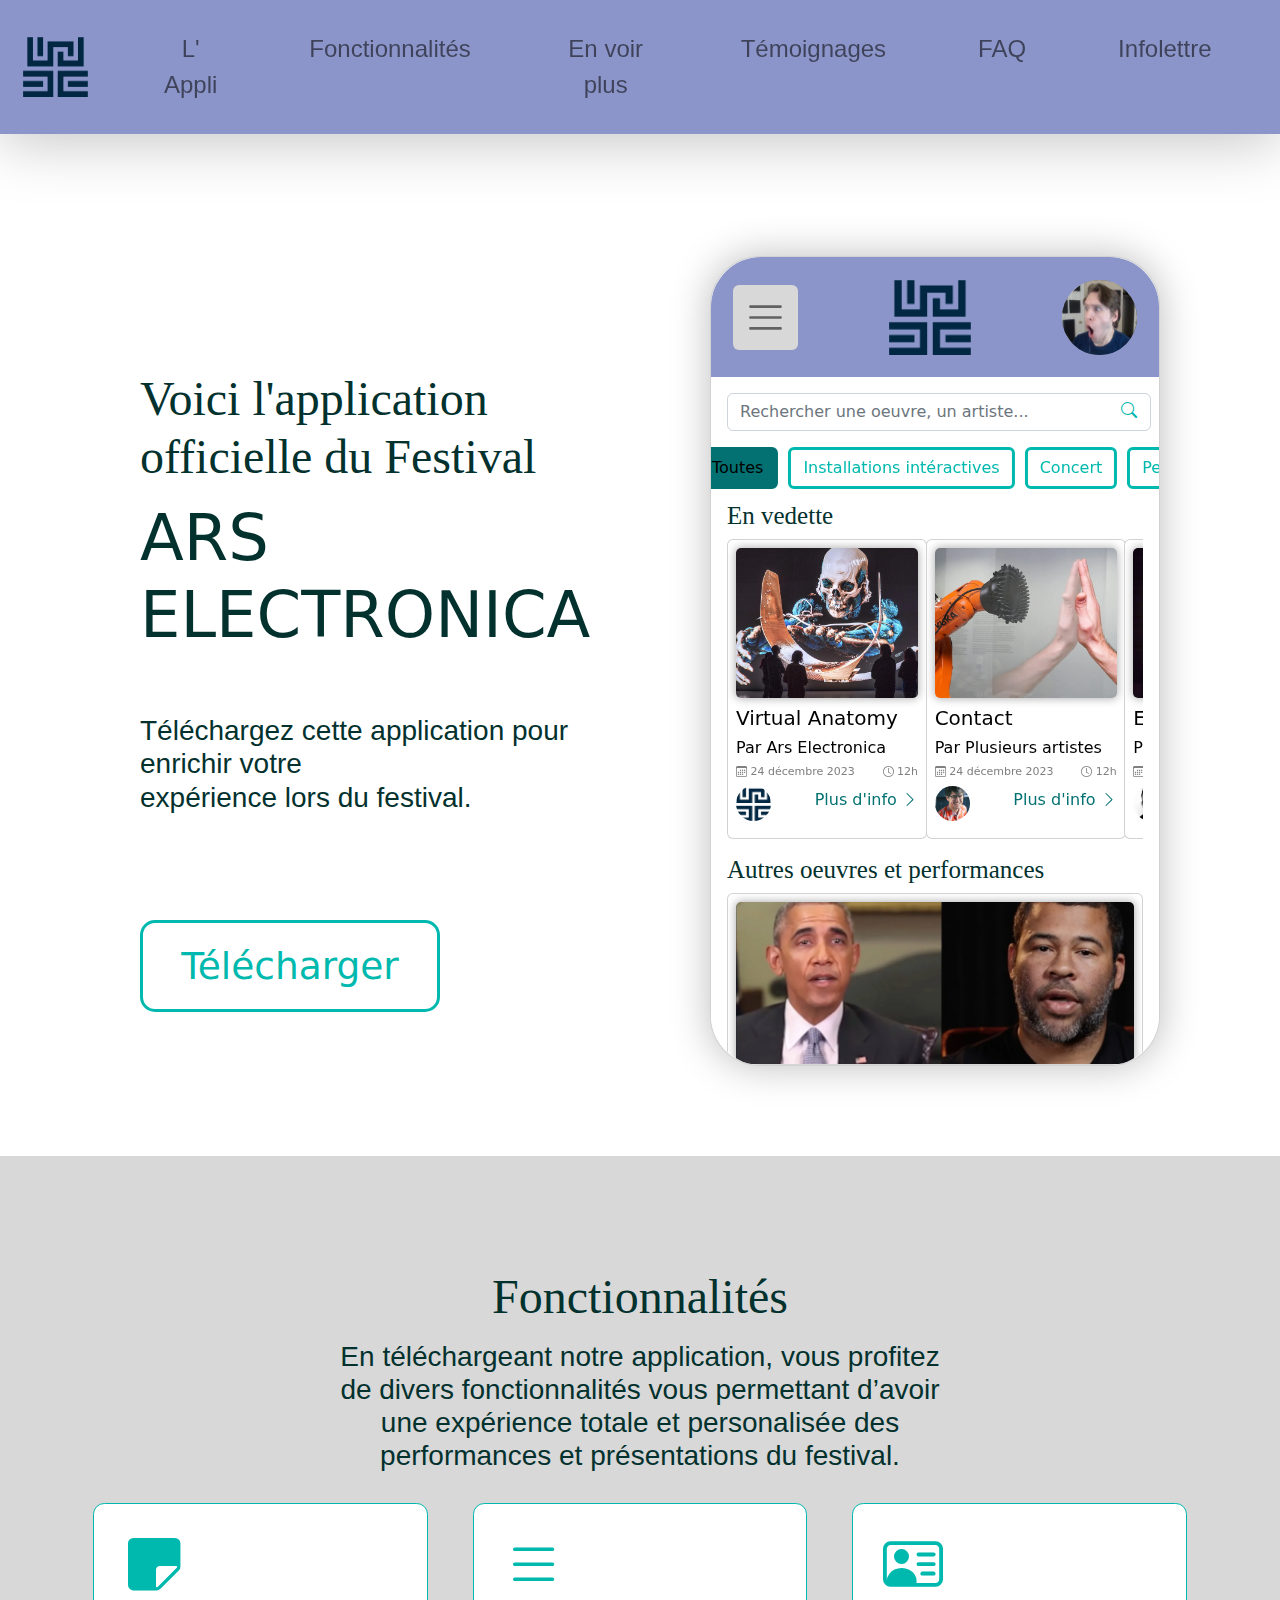
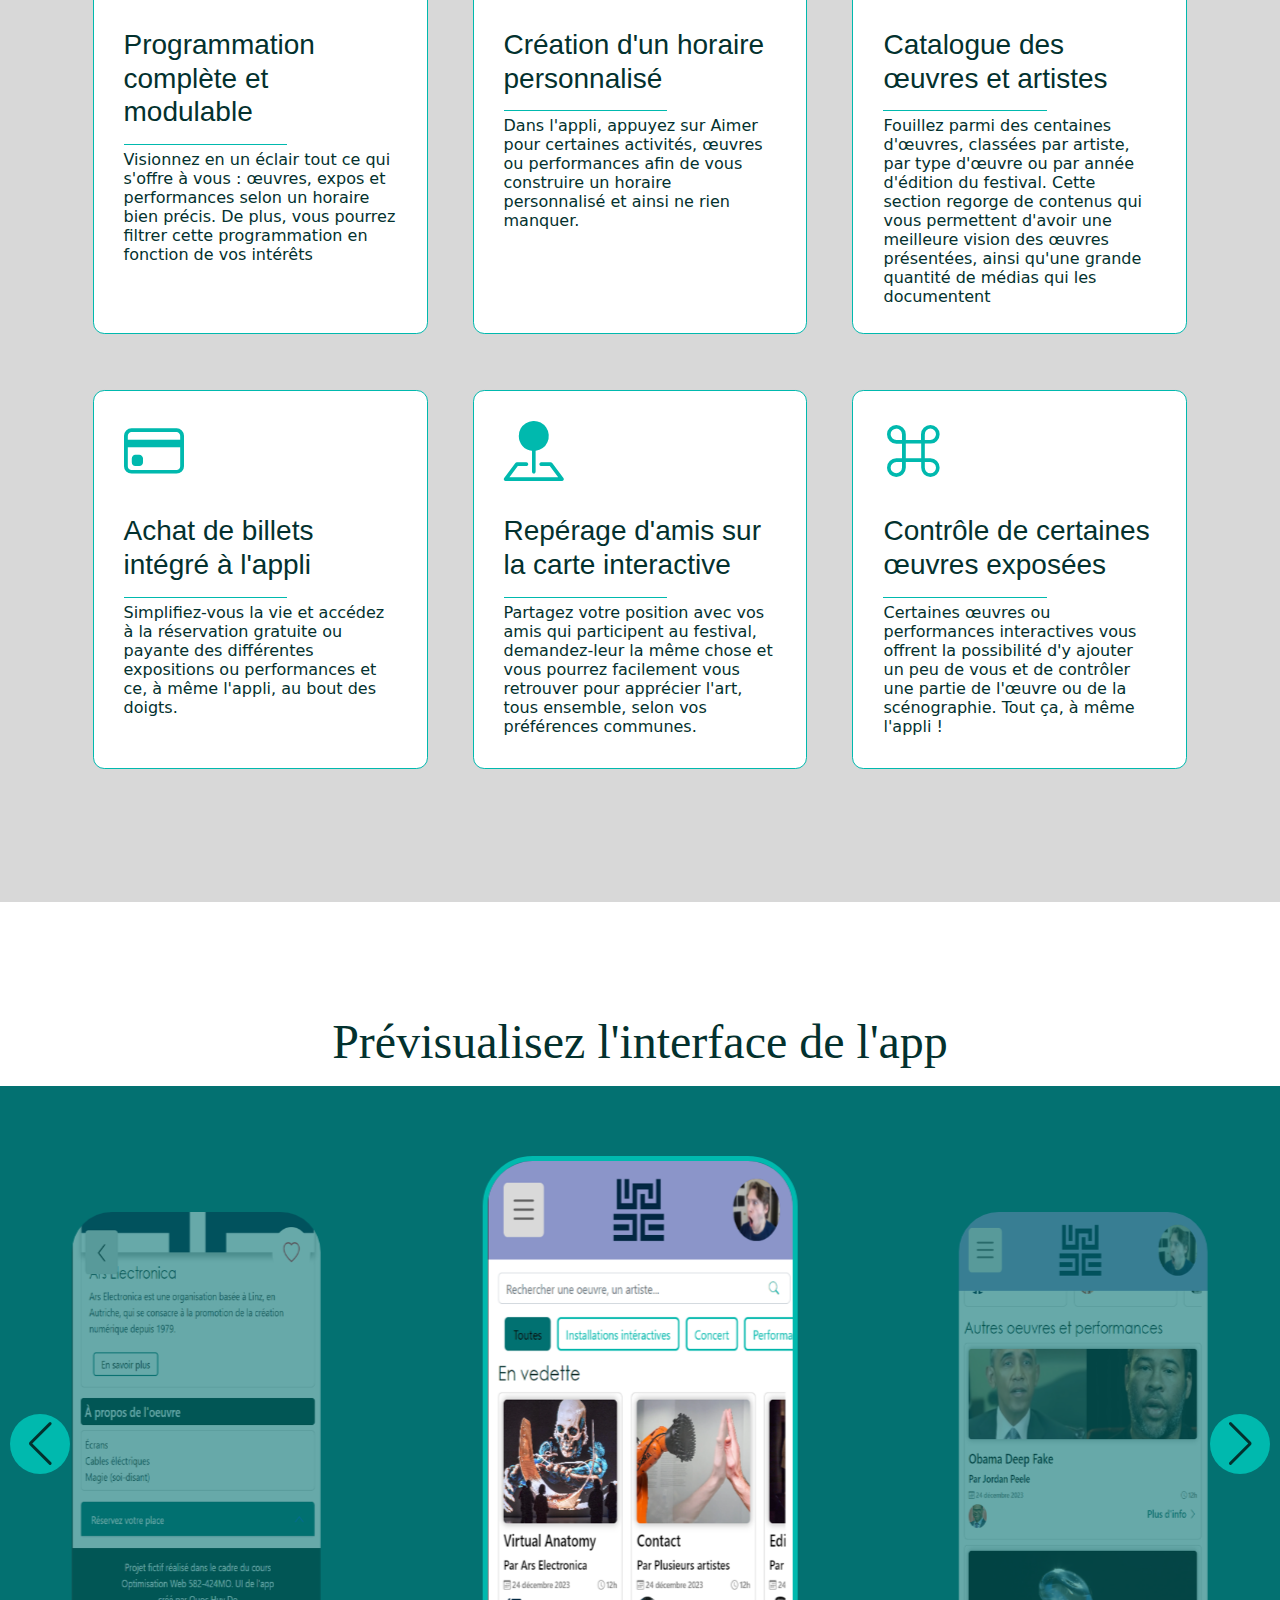
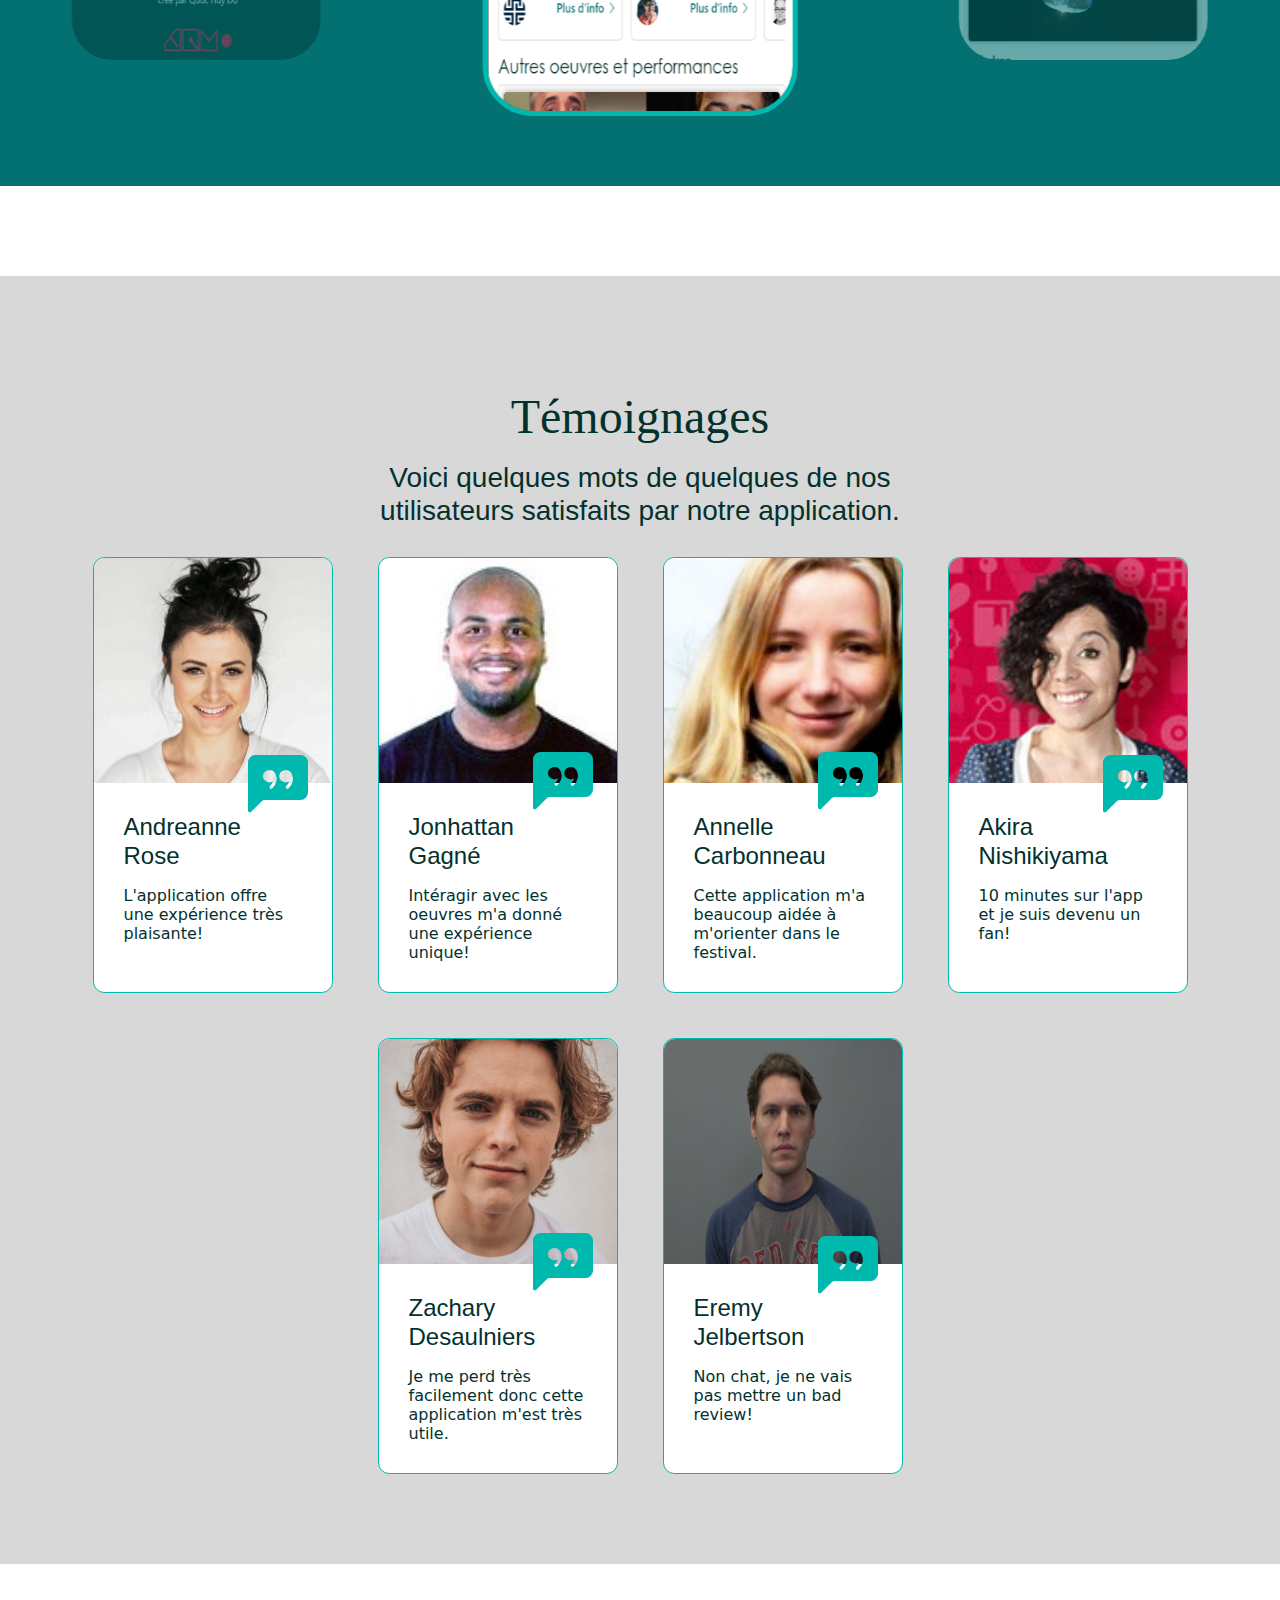
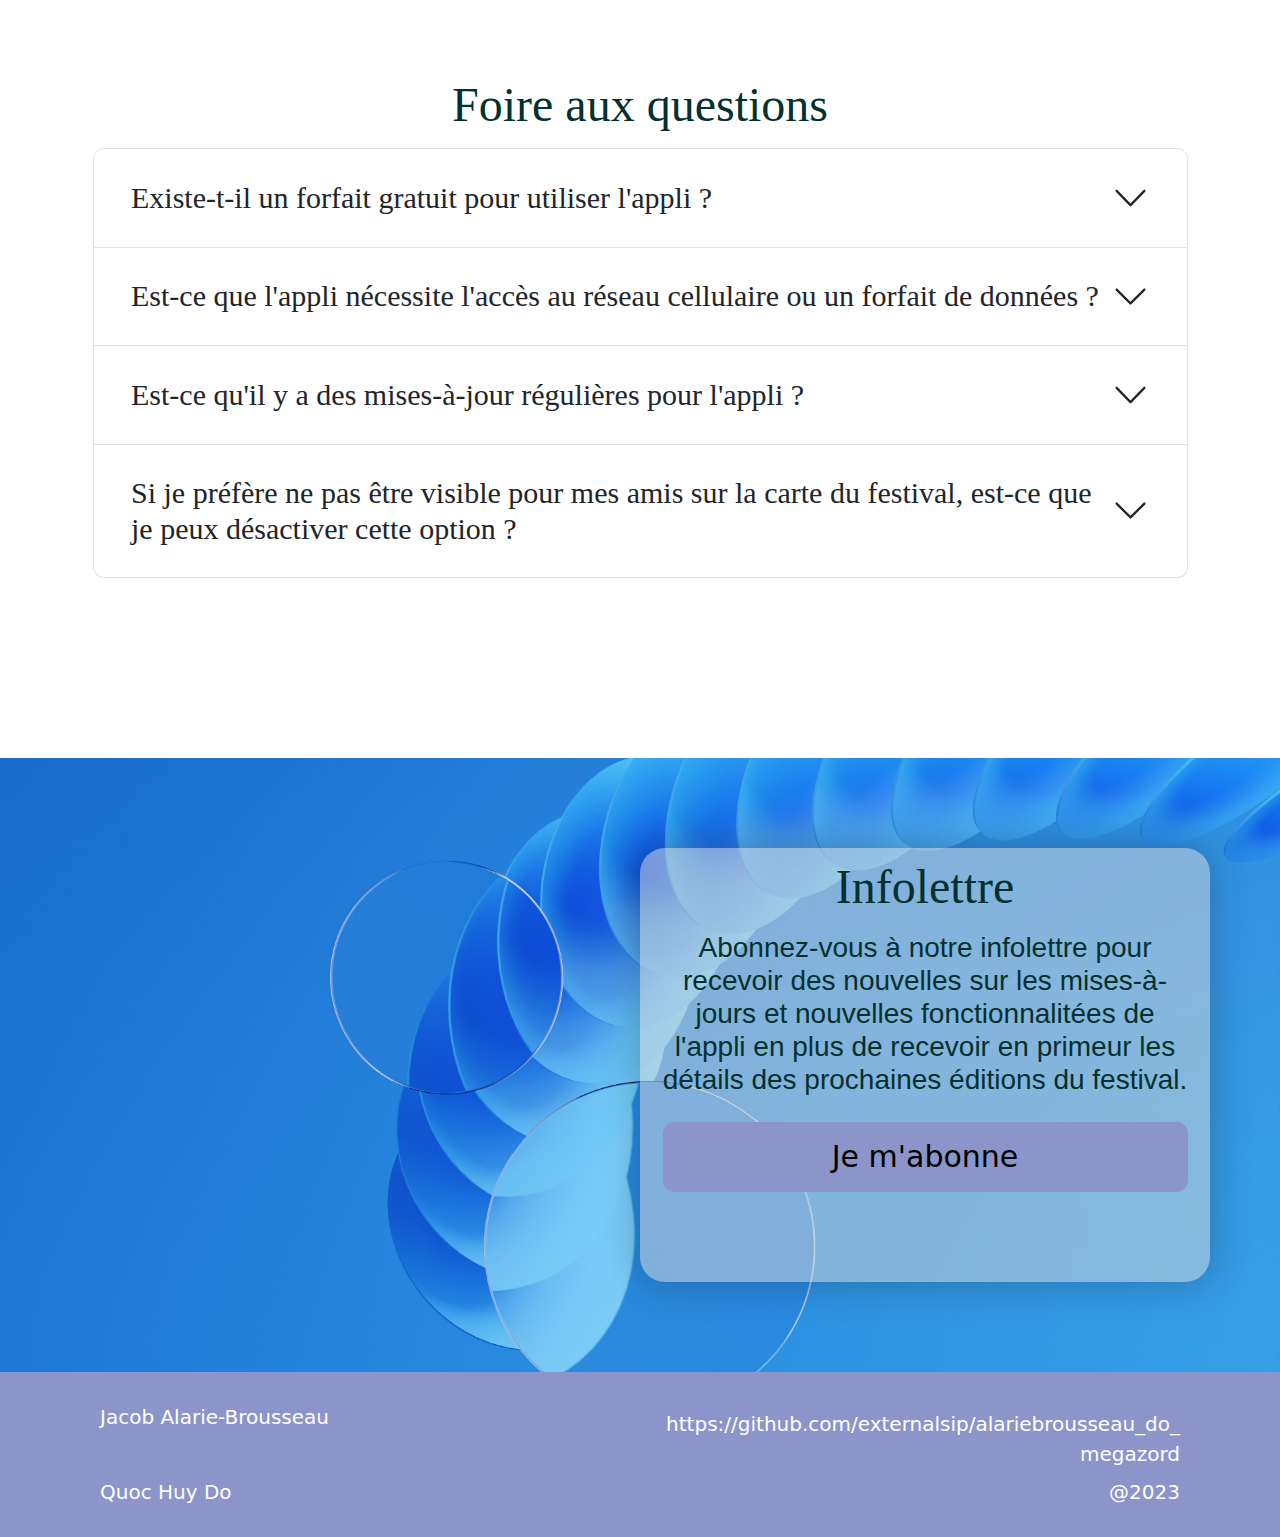
<file: index.html>
<!DOCTYPE html>
<html lang="en">
<head>
    <meta charset="UTF-8">
    <meta http-equiv="X-UA-Compatible" content="IE=edge">
    <meta name="robots" content="noindex"/>
    <meta name="viewport" content="width=device-width, initial-scale=1.0">    
    <link rel="stylesheet" href="css/bootstrap.css">
    <link rel="stylesheet" href="https://cdn.jsdelivr.net/npm/swiper@9/swiper-bundle.min.css">
    <link rel="stylesheet" href="https://cdn.jsdelivr.net/npm/bootstrap-icons@1.10.3/font/bootstrap-icons.css">
    <title>ARS ELECTRONICA</title>
    <link href="css/main.css" rel="stylesheet">
    <link href="css/styles-lp.css" rel="stylesheet">
    <link rel="icon" type="image/x-icon" href="assets/favicon.ico">
</head>
<body data-bs-target="#nav" data-bs-spy="scroll">
<header>
</header>
<main id="landing">

<!-- 
///////////////////////////////////////////////
    Modale
///////////////////////////////////////////////
-->

    <div class="modal fade subscribe-modal" id="subscribe" tabindex="-1" aria-labelledby="#subscribeLabel" aria-hidden="true">
        <div class="modal-dialog modal-lg modal-dialog-centered">
          <div class="modal-content">
            <div class="modal-header">
              <h1 class="modal-title fs-5" id="subscribeLabel">Restez informé!</h1>
              <button type="button" class="btn-close" data-bs-dismiss="modal" aria-label="Close"></button>
            </div>
            <form>
            <div class="modal-body">
                <i class="bi bi-envelope d-inline"></i>
                <input type="email" placeholder="Votre adresse courriel" class="email d-inline">
            </div>
            <div class="modal-footer">
                <button type="button" class="btn btn-secondary" data-bs-dismiss="modal">Annuler</button>
                <input type="submit" class="btn btn-secondary">
            </div>
        </form>
          </div>
        </div>
      </div>

<!-- 
///////////////////////////////////////////////
    Navbar 
///////////////////////////////////////////////
-->

    <section class="navbar fixed-top">
<nav id="nav" class="navbar navbar-light navbar-expand-lg">
    <div class="container-fluid">        
        <a class="navbar-brand" href="#">
            <img src="assets/logo_icon.png" class="logo" id="btn-back-to-top">
          </a>
        <!-- Hamburger button -->        

        <button class="navbar-toggler" data-bs-toggle="collapse" data-bs-target="#mainNav" aria-controls="mainNav" aria-expanded="false" aria-label="Affichage/masquage de la navigation">
            <span class="navbar-toggler-icon"></span>
        </button>        

        <!-- Navigation -->        

        <div id="mainNav" class="collapse navbar-collapse justify-content-start">
            <ul class="navbar-nav ">
                <li class="nav-item">
                    <a href="#scrollspyHeading1" class="nav-link btn btn-lg nav-btn">L' Appli</a>
                </li>            
                <li class="nav-item">
                    <a href="#scrollspyHeading2" class="nav-link btn btn-lg nav-btn">Fonctionnalités</a>
                </li>
                <li class="nav-item">
                    <a href="#scrollspyHeading3" class="nav-link btn btn-lg nav-btn">En voir plus</a>
                </li>
                <li class="nav-item">
                    <a href="#scrollspyHeading4" class="nav-link btn btn-lg nav-btn">Témoignages</a>
                </li>
                <li class="nav-item">
                    <a href="#scrollspyHeading5" class="nav-link btn btn-lg nav-btn">FAQ</a>
                </li>
                <li class="nav-item">
                    <a href="#scrollspyHeading6" class="nav-link btn btn-lg nav-btn">Infolettre</a>
                </li>
            </ul>
        </div>
    </div>
</nav>    
</section>

<!-- 
///////////////////////////////////////////////
    Héro
///////////////////////////////////////////////
-->

<section class="hero py-5">
<div id="scrollspyHeading1" class="container">
        <div class="row justify-content-center">
            <div class="col-12 col-lg-6 app-text">
                <h1 class="h2">Voici l'application <br> officielle du Festival</h1>
                <h1 class="h1">ARS ELECTRONICA</h1>
                <br>
                <h1 class="h3">Téléchargez cette application pour enrichir votre <br>
                expérience lors du festival.</h1>
                <br>
                <br>
                <button class="btn btn-outline-success btn-lg download" role="button">Télécharger</button>
            </div>
            <div class="col-9 col-lg-5 phone_wrapper">
                <div class="card phone">
                    <iframe src="app/index.html" class="iframe"></iframe>
                </div>
            </div>
        </div>
    </div>
</section>

<!-- 
///////////////////////////////////////////////
    Fonctionnalitées
///////////////////////////////////////////////
-->

<section class="fonctionnalitees py-5">
    <div id="scrollspyHeading2" class="container">
         <div class="row justify-content-center">
            <div class="col-12">
                <h1 class="fonction_titre h2">Fonctionnalités</h1>
            </div>
            <br>
            <br>
            <div class="col-7"><p class="description h3">En téléchargeant notre application, vous profitez de divers fonctionnalités
                vous permettant d’avoir une expérience totale et personalisée des performances et présentations du festival.</p></div>
        </div>
        </div>
        <div class="container">
        <div class="row justify-content-center gy-1">
         <div class="col-12 col-md-6 col-lg-4">
             <div class="card mb-4 border border-secondary fonction">
                <div class="card-body functionBody">                
                <i class="bi bi-sticky-fill icon"></i>

                <h3 class="card-title h3">               
                    <br>                
                    Programmation complète et modulable
                </h3>
                <div class="band bg-secondary"></div>
                Visionnez en un éclair tout ce qui s'offre à vous : œuvres, expos et performances selon un horaire bien précis. De plus, vous pourrez filtrer cette programmation en fonction de vos intérêts
            </div>
             </div>       
             
        </div>
        <div class="col-12 col-md-6 col-lg-4">
            <div class="card mb-4 border border-secondary fonction">
               <div class="card-body functionBody">
                <i class="bi bi-list icon"></i>
               <h3 class="card-title h3">
               <br>
                Création d'un horaire personnalisé
               </h3>
               <div class="band bg-secondary"></div>
               Dans l'appli, appuyez sur Aimer pour certaines activités, œuvres ou performances afin de vous construire un horaire personnalisé et ainsi ne rien manquer.
           </div>
            </div>       
            
       </div>  
       <div class="col-12 col-md-6 col-lg-4">
        <div class="card mb-4 border border-secondary fonction">
           <div class="card-body functionBody">
            <i class="bi bi-person-vcard icon"></i>
           <h3 class="card-title h3">            
            <br>
            Catalogue des œuvres et artistes
           </h3>
           <div class="band bg-secondary"></div>
           Fouillez parmi des centaines d'œuvres, classées par artiste, par type d'œuvre ou par année d'édition du festival. Cette section regorge de contenus qui vous permettent d'avoir une meilleure vision des œuvres présentées, ainsi qu'une grande quantité de médias qui les documentent
       </div>
        </div>       
        
   </div>  

   <div class="col-12 col-md-6 col-lg-4">
    <div class="card mb-4 border border-secondary fonction">
       <div class="card-body functionBody">
        <i class="bi bi-credit-card icon"></i>
       <h3 class="card-title h3">
        <br>
        Achat de billets intégré à l'appli
       </h3>
       <div class="band bg-secondary"></div>
       Simplifiez-vous la vie et accédez à la réservation gratuite ou payante des différentes expositions ou performances et ce, à même l'appli, au bout des doigts.
   </div>
    </div>       
    
</div>
<div class="col-12 col-md-6 col-lg-4">
    <div class="card mb-4 border border-secondary fonction">
       <div class="card-body functionBody">
        <i class="bi bi-pin-map-fill icon"></i>
       <h3 class="card-title h3">
        <br>
        Repérage d'amis sur la carte interactive
       </h3>
       <div class="band bg-secondary"></div>
       Partagez votre position avec vos amis qui participent au festival, demandez-leur la même chose et vous pourrez facilement vous retrouver pour apprécier l'art, tous ensemble, selon vos préférences communes.
   </div>
    </div>       
    
</div>
<div class="col-12 col-md-6 col-lg-4">
    <div class="card card mb-4 border border-secondary fonction">
       <div class="card-body functionBody">
        <i class="bi bi-command icon"></i>
       <h3 class="card-title h3">
        <br>
        Contrôle de certaines œuvres exposées
       </h3>
       <div class="band bg-secondary"></div>
       Certaines œuvres ou performances interactives vous offrent la possibilité d'y ajouter un peu de vous et de contrôler une partie de l'œuvre ou de la scénographie. Tout ça, à même l'appli !
   </div>
    </div>       
    </div>
</div>

        </div>
    </div>
</section>


<!-- 
///////////////////////////////////////////////
    En voir plus
///////////////////////////////////////////////
-->

<section class="seeMore py-5">
    <div id="scrollspyHeading3" class="container">
            <div class="row justify-content-center">
                <div class="col-12">
                    <h1 class="fonction_titre h2">Prévisualisez l'interface de l'app</h1>
                </div>
                
            </div>
              
    </div>                
  <div class="swiper swiper-screenshots">
    <div class="swiper-wrapper">
        <div class="swiper-slide"><img src="assets/landingpage_slider/slide1.png" class="slider-img"></div>
        <div class="swiper-slide"><img src="assets/landingpage_slider/slide2.png" class="slider-img"></div>
        <div class="swiper-slide"><img src="assets/landingpage_slider/slide3.png" class="slider-img"></div>
        <div class="swiper-slide"><img src="assets/landingpage_slider/slide4.png" class="slider-img"></div>
        <div class="swiper-slide"><img src="assets/landingpage_slider/slide5.png" class="slider-img"></div>
    </div>
    <div class="swiper-button-prev swiper-btn sc-btn-prev"></div>
    <div class="swiper-button-next swiper-btn sc-btn-next"></div>

</div>
</section>


<!-- 
///////////////////////////////////////////////
    Témoignages 
///////////////////////////////////////////////
-->

<section class="temoignages py-5">
    <div id="scrollspyHeading4" class="container">
         <div class="row justify-content-center">
            <div class="col-12">
                <h1 class="fonction_titre h2">Témoignages</h1>
            </div>
            <br>
            <br>
            <div class="col-7"><p class="description h3">Voici quelques mots de quelques de nos utilisateurs satisfaits par notre application.</p></div>
        </div>
        </div>
        <div class="container">
        <div class="row gy-4 justify-content-center">
         <div class="col-12 col-sm-6 col-lg-3 user_review">
             <div class="card border border-secondary userCard">
                <div class="row">
                    <div class="col-4 col-sm-12">
                        <img src="assets/user1.jpg" class="user img-fluid">                    
                    </div>
                    <div class="col-8 col-sm-12">                    
                         <div class="temoignages_band"></div>
                <div class="card-body witnessBody">  
                    <i class="bi bi-chat-left-quote-fill icon-temoignages"></i>
                <h3 class="card-title h4">           
                    Andreanne Rose
                </h3>
                L'application offre une expérience très plaisante!
            </div>
             </div>       </div>
             </div>
        </div>
        <div class="col-12 col-sm-6 col-lg-3 user_review">
            <div class="card border border-secondary userCard">
               <div class="row">
                   <div class="col-4 col-sm-12">
                       <img src="assets/user2.jpg" class="user img-fluid">                    
                   </div>
                   <div class="col-8 col-sm-12">             
                        <div class="temoignages_band"></div>  
               <div class="card-body witnessBody">  
                <i class="bi bi-chat-left-quote-fill icon-temoignages"></i>
               <h3 class="card-title h4">           
                Jonhattan Gagné
               </h3>
               Intéragir avec les oeuvres m'a donné une expérience unique!
           </div>
            </div>       </div>
            </div>
       </div>
       <div class="col-12 col-sm-6 col-lg-3 user_review">
        <div class="card border border-secondary userCard">
           <div class="row">
               <div class="col-4 col-sm-12">
                   <img src="assets/user3.jpg" class="user img-fluid">                    
               </div>
               <div class="col-8 col-sm-12">                    
                    <div class="temoignages_band"></div>  
           <div class="card-body witnessBody">  
            <i class="bi bi-chat-left-quote-fill icon-temoignages"></i>
           <h3 class="card-title h4">           
            Annelle Carbonneau
           </h3>
           Cette application m'a beaucoup aidée à m'orienter dans le festival.
       </div>
        </div>       </div>
        </div>
   </div> 
   <div class="col-12 col-sm-6 col-lg-3 user_review">
    <div class="card border border-secondary userCard">
       <div class="row">
           <div class="col-4 col-sm-12">
               <img src="assets/user4.jpg" class="user img-fluid">                    
           </div>
           <div class="col-8 col-sm-12">                    
                <div class="temoignages_band"></div>  
       <div class="card-body witnessBody">  
        <i class="bi bi-chat-left-quote-fill icon-temoignages"></i>
       <h3 class="card-title h4">           
        Akira Nishikiyama
       </h3>
       10 minutes sur l'app et je suis devenu un <a href="https://media.tenor.com/BDQKrlWU1ZMAAAAC/akira-nishikiyama-nishikiyama.gif" class="hide_link">fan!</a>
   </div>
    </div>       </div>
    </div>
</div>
<div class="col-12 col-sm-6 col-lg-3 user_review">
    <div class="card border border-secondary userCard">
       <div class="row">
           <div class="col-4 col-sm-12">
               <img src="assets/user5.jpg" class="user img-fluid">                    
           </div>
           <div class="col-8 col-sm-12">                    
                <div class="temoignages_band"></div>  
       <div class="card-body witnessBody">  
        <i class="bi bi-chat-left-quote-fill icon-temoignages"></i>
       <h3 class="card-title h4">           
        Zachary Desaulniers
       </h3>
       Je me perd très facilement donc cette application m'est très utile.
   </div>
    </div>       </div>
    </div>
</div>
<div class="col-12 col-sm-6 col-lg-3 user_review">
    <div class="card border border-secondary userCard">
       <div class="row">
           <div class="col-4 col-sm-12">
               <img src="assets/user6.jpg" class="user img-fluid">                    
           </div>
           <div class="col-8 col-sm-12">                    
                <div class="temoignages_band"></div>  
       <div class="card-body witnessBody">  
        <i class="bi bi-chat-left-quote-fill icon-temoignages"></i>
       <h3 class="card-title h4">          
        Eremy Jelbertson
       </h3>
       Non chat, je ne vais pas mettre un bad review!
   </div>
    </div>       </div>
    </div>
</div>

        </div>
    </div>
</section>

<!-- 
///////////////////////////////////////////////
    FAQ
///////////////////////////////////////////////
-->

<section class="faq py-5">
    <div id="scrollspyHeading5" class="container">
         <div class="row justify-content-center">
            <div class="col-12">
                <h1 class="fonction_titre h2">Foire aux questions</h1>
            </div>
            <br>
            <br>
        </div>
        </div>
        <div class="container justify-content-center">
        <div id="faq" class="accordion">
            <div class="accordion-item">
              <h2 class="accordion-header" id="questionUn">
                <button class="accordion-button collapsed" type="button" data-bs-toggle="collapse" data-bs-target="#reponseUn" aria-expanded="false" aria-controls="reponseUn">
                    Existe-t-il un forfait gratuit pour utiliser l'appli ?
                </button>
              </h2>
              <div id="reponseUn" class="accordion-collapse collapse" aria-labelledby="questionUn" data-bs-parent="#faq">
                <div class="accordion-body">
                    Oui, tout à fait ! Vous pouvez utiliser l'appli gratuitement. Si vous souhaitez les fonctionnalités premium, alors dans ce cas vous avec 2 forfaits payants supplémentaires. Veuillez-vous référer à la section Tarifs de cette page pour en savoir plus.
                </div>
              </div>
            </div>
            <div class="accordion-item">
              <h2 class="accordion-header" id="questionDeux">
                <button class="accordion-button collapsed" type="button" data-bs-toggle="collapse" data-bs-target="#reponseDeux" aria-expanded="false" aria-controls="reponseDeux">
                    Est-ce que l'appli nécessite l'accès au réseau cellulaire ou un forfait de données ?
                </button>
              </h2>
              <div id="reponseDeux" class="accordion-collapse collapse" aria-labelledby="questionDeux" data-bs-parent="#faq">
                <div class="accordion-body">
                    Non le contenu est accessible hors ligne. Cependant certaines fonctionnalités ne pourront pas être activées, notamment la recherche de vos amis sur la carte ou encore l’option d’interagir avec les œuvres en direct via l’appli.
                </div>
              </div>
            </div>
            <div class="accordion-item">
              <h2 class="accordion-header" id="questionTrois">
                <button class="accordion-button collapsed" type="button" data-bs-toggle="collapse" data-bs-target="#reponseTrois" aria-expanded="false" aria-controls="reponseTrois">
                    Est-ce qu'il y a des mises-à-jour régulières pour l'appli ?
                </button>
              </h2>
              <div id="reponseTrois" class="accordion-collapse collapse" aria-labelledby="questionTrois" data-bs-parent="#faq">
                <div class="accordion-body">
                    Oui, tout à fait ! À chaque semaine nous envoyons des mises-à-jour de nouvelles fonctionnalités, des correctifs et des mises-à-jour de sécurité.
                </div>
              </div>
            </div>
            <div class="accordion-item mb-5">
                <h2 class="accordion-header" id="questionQuatre">
                  <button class="accordion-button collapsed" type="button" data-bs-toggle="collapse" data-bs-target="#reponseQuatre" aria-expanded="false" aria-controls="reponseQuatre">
                    Si je préfère ne pas être visible pour mes amis sur la carte du festival, est-ce que je peux désactiver cette option ?
                  </button>
                </h2>
                <div id="reponseQuatre" class="accordion-collapse collapse" aria-labelledby="questionQuatre" data-bs-parent="#faq">
                  <div class="accordion-body">
                    Oui, tout à fait ! Votre confidentialité nous tient à cœur. Cette fonctionnalité ne sera active que si vous l'activez par vous-même.
                  </div>
                </div>
              </div>
          </div>
</section>

<!-- 
///////////////////////////////////////////////
    Infolettre
///////////////////////////////////////////////
-->

<section class="infolettre py-5 infolettre-section">
    <div id="scrollspyHeading6" class="container">
         <div class="row justify-content-end">
            <div class="infolettre-text col-12 col-lg-6">
                <h1 class="fonction_titre h2">Infolettre</h1>
                <p class="description h3">Abonnez-vous à notre infolettre pour recevoir des nouvelles sur les mises-à-jours et nouvelles fonctionnalitées de l'appli
                en plus de recevoir en primeur les détails des prochaines éditions du festival.
            </p>                <div class="row justify-content-end">          <div class="col-12">
         
                    <button class="btn btn-primary infolettre-button" data-bs-toggle="modal" data-bs-target="#subscribe">Je m'abonne</button>
                </div>

            </div>
            <br>
            <br> 
        </div>
        </div>
        </div>
        </div>
          </div>
</section>




<!-- 
///////////////////////////////////////////////
    Footer
///////////////////////////////////////////////
-->

<section class="footer">
    <div class="container p-3">
        <div class="row">
            <div class="order-1 col-12 col-lg-6">
                <div class="text-center text-lg-start footer-text">
                    Jacob Alarie-Brousseau
                </div>
            </div>
            <div class="mt-3 mb-3 mt-lg-1 mb-lg-1 order-3 order-lg-2 col-12 col-lg-6">
                <a class="text-center text-lg-end footer-text text-break" href="https://github.com/externalsip/alariebrousseau_do_megazord">
                    <div>
                        https://github.com/externalsip/alariebrousseau_do_megazord
                    </div>
                </a>
            </div>
            <div class="order-2 order-lg-3 col-12 col-lg-6">
                <div class="text-center text-lg-start footer-text">
                    Quoc Huy Do
                </div>
            </div>
            <div class="order-4 col-12 col-lg-6">
                <div class="text-center text-lg-end footer-text">
                    @2023
                </div>
            </div>
        </div>
    </div>
</section></main>
<footer></footer>

    <script src="https://cdn.jsdelivr.net/npm/bootstrap@5.2.3/dist/js/bootstrap.bundle.min.js" integrity="sha384-kenU1KFdBIe4zVF0s0G1M5b4hcpxyD9F7jL+jjXkk+Q2h455rYXK/7HAuoJl+0I4" crossorigin="anonymous"></script>
    <script src="https://cdn.jsdelivr.net/npm/swiper@9/swiper-bundle.min.js"></script>
    <script src="js/script.js"></script>
</body>
</html>
</file>
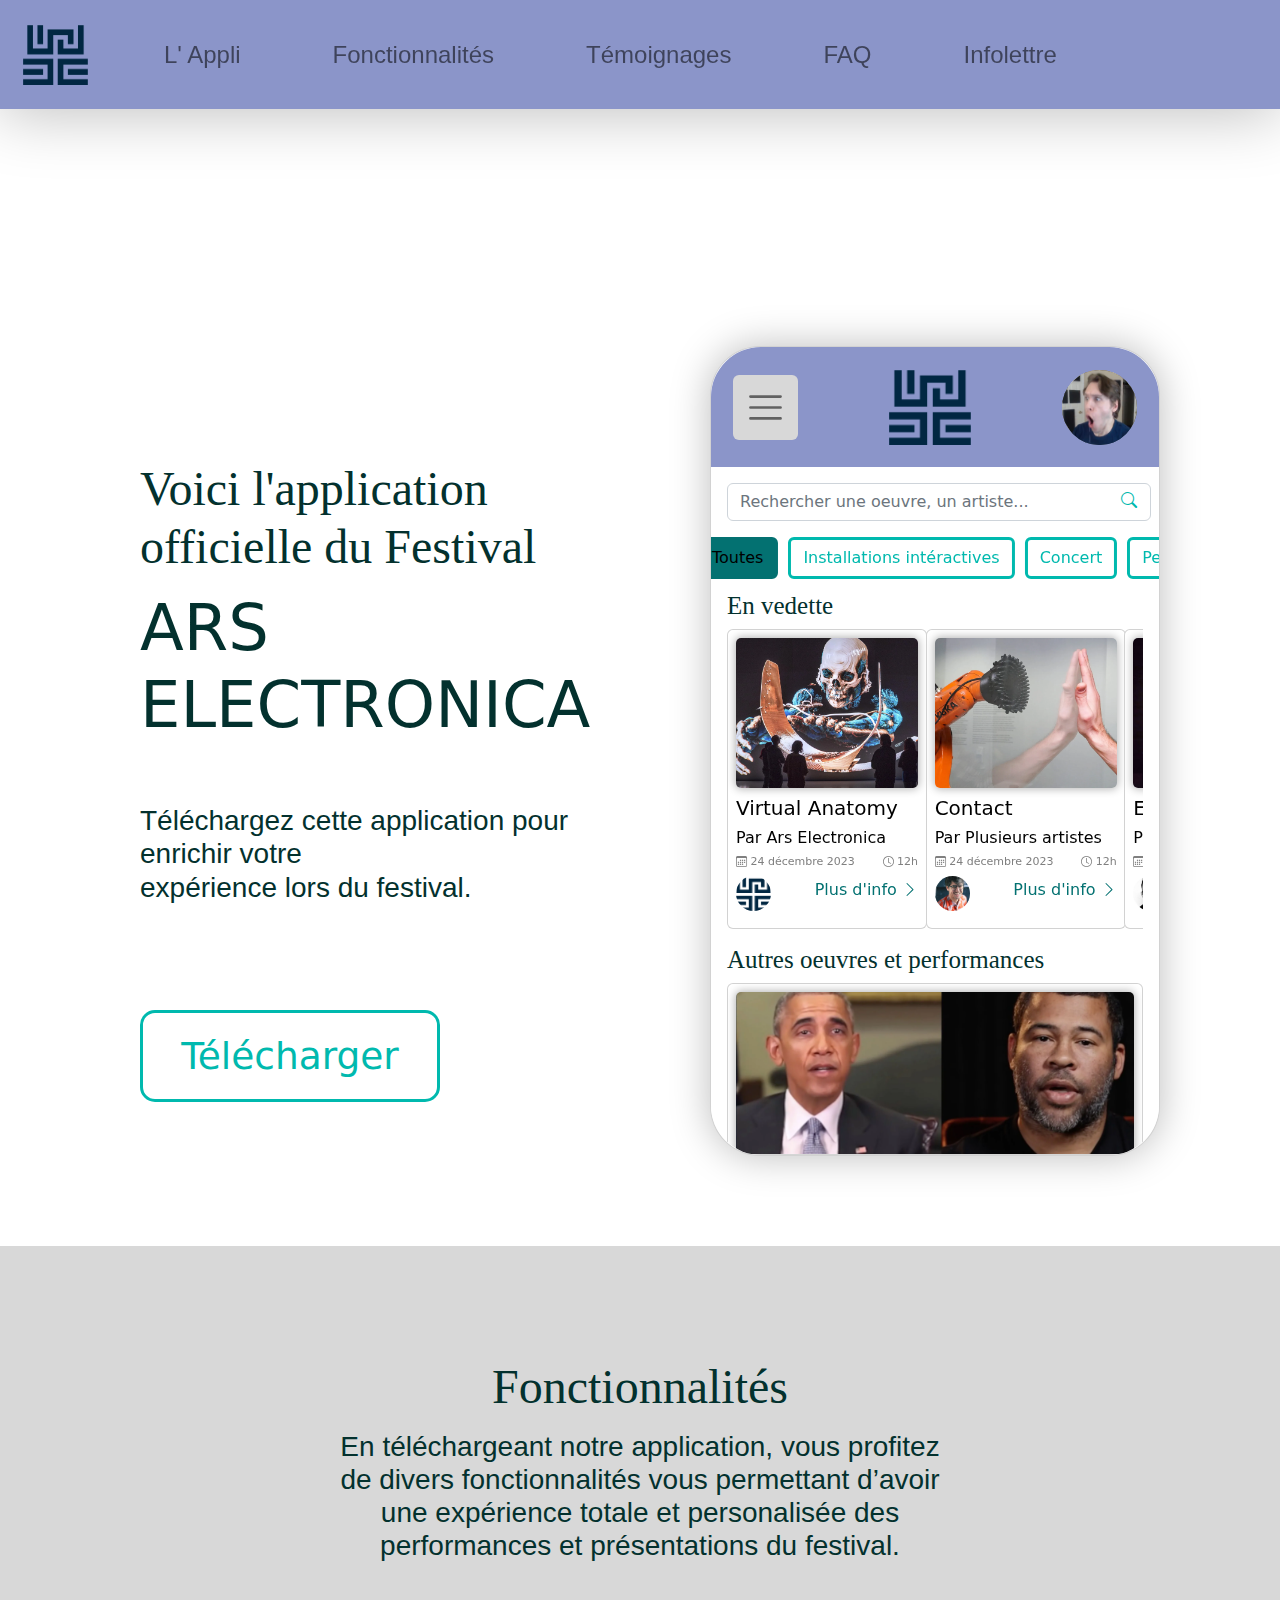
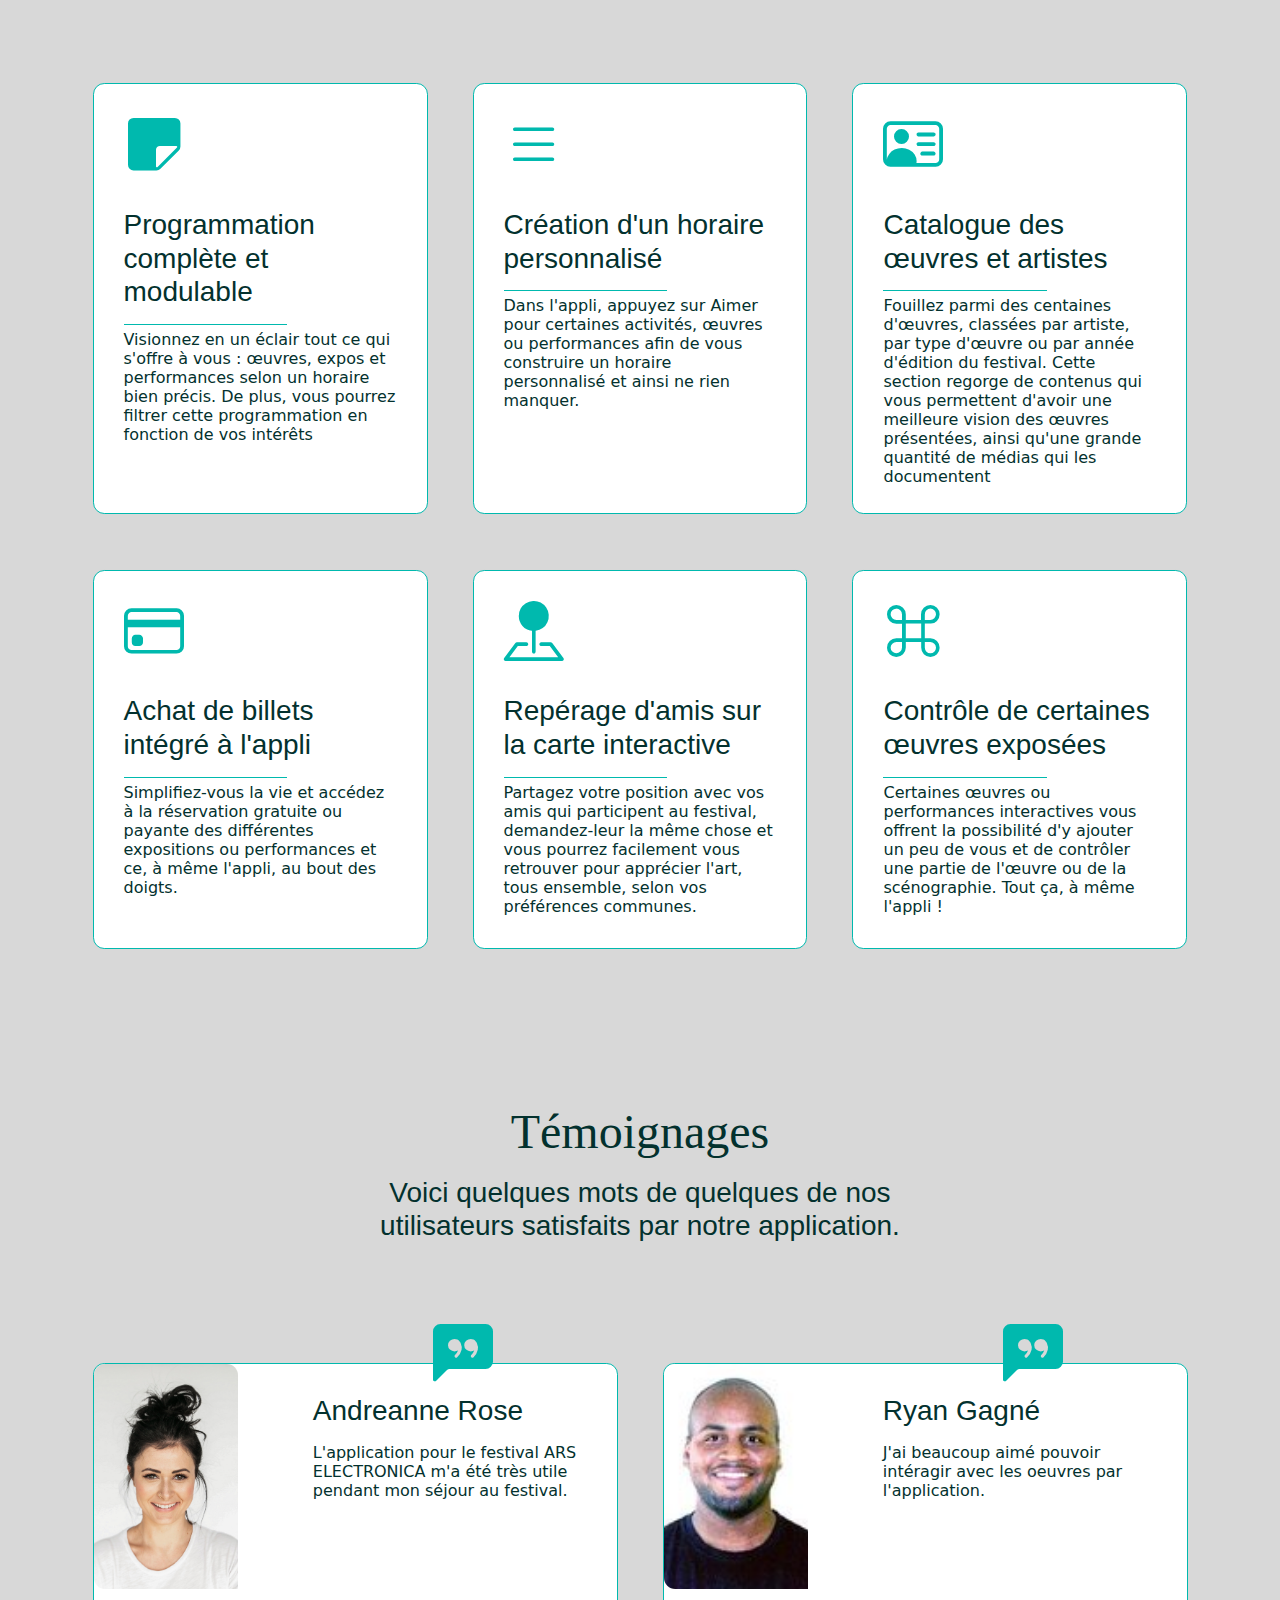
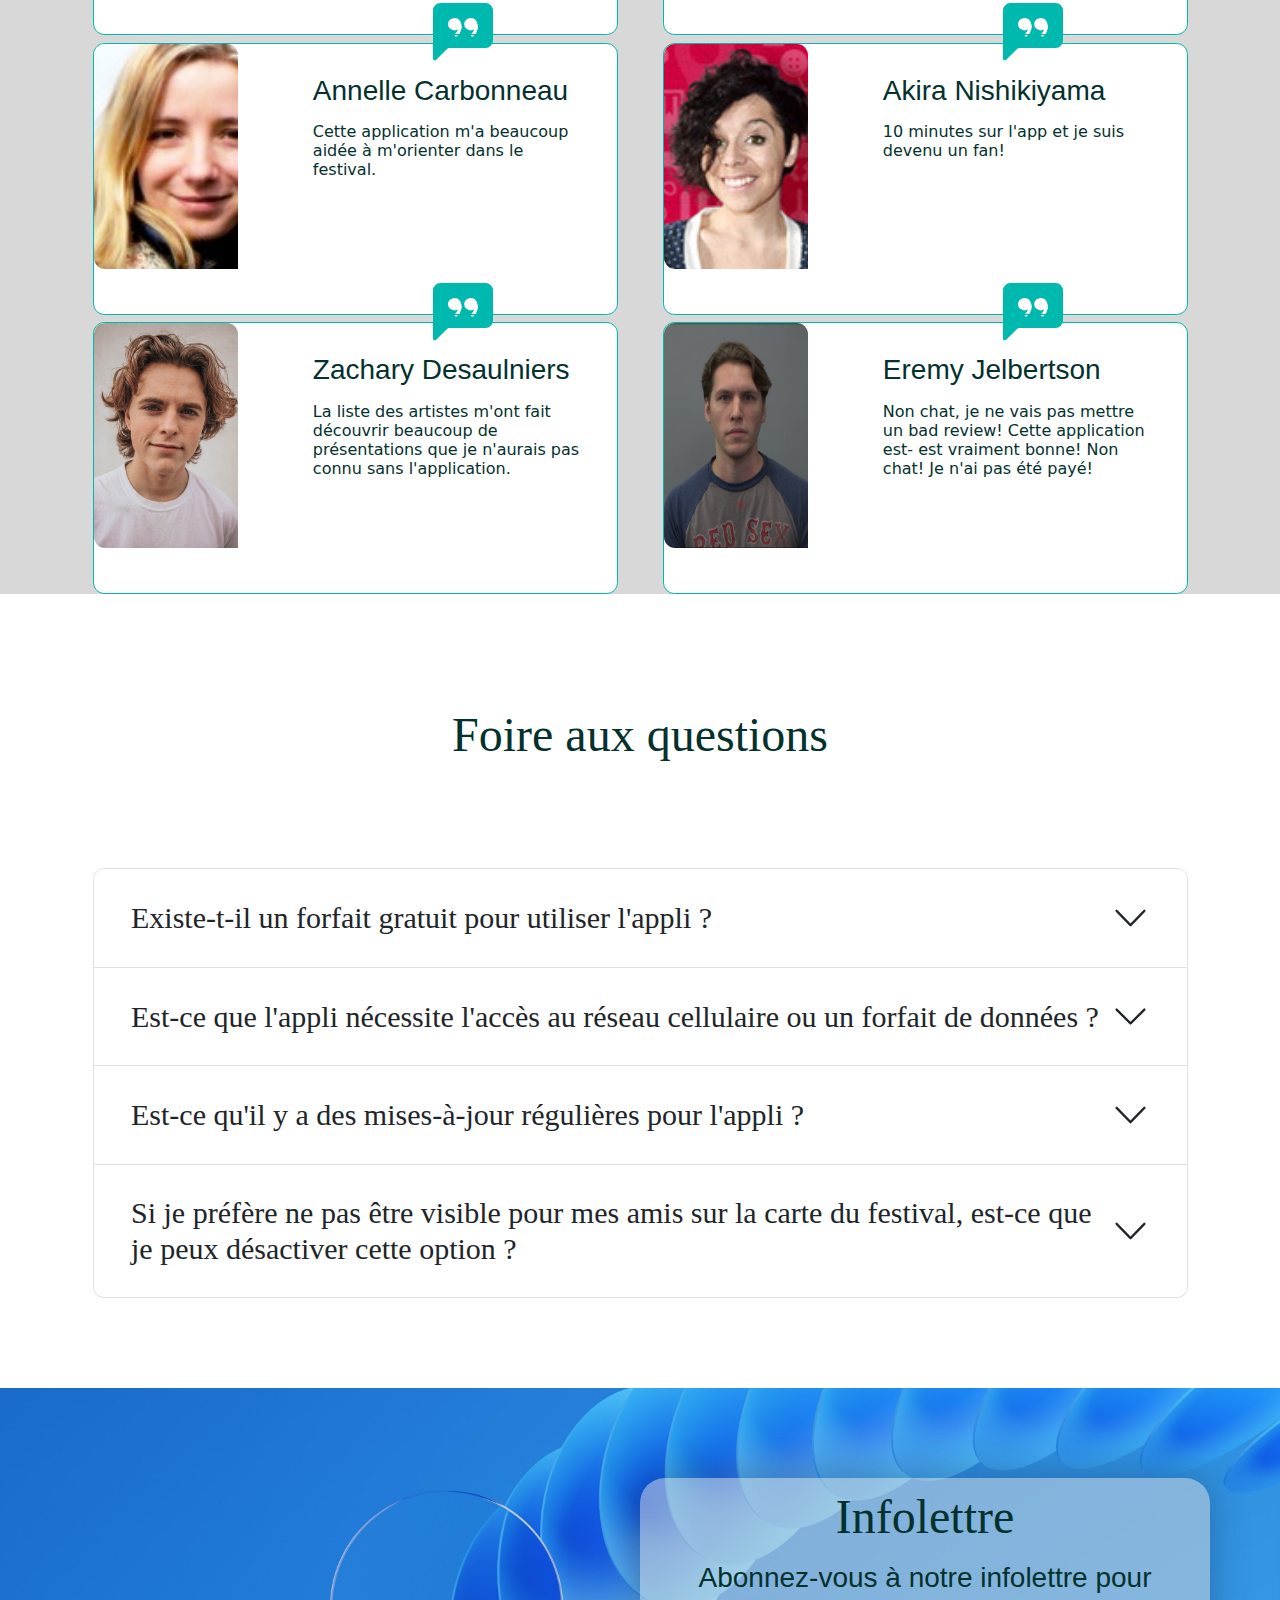
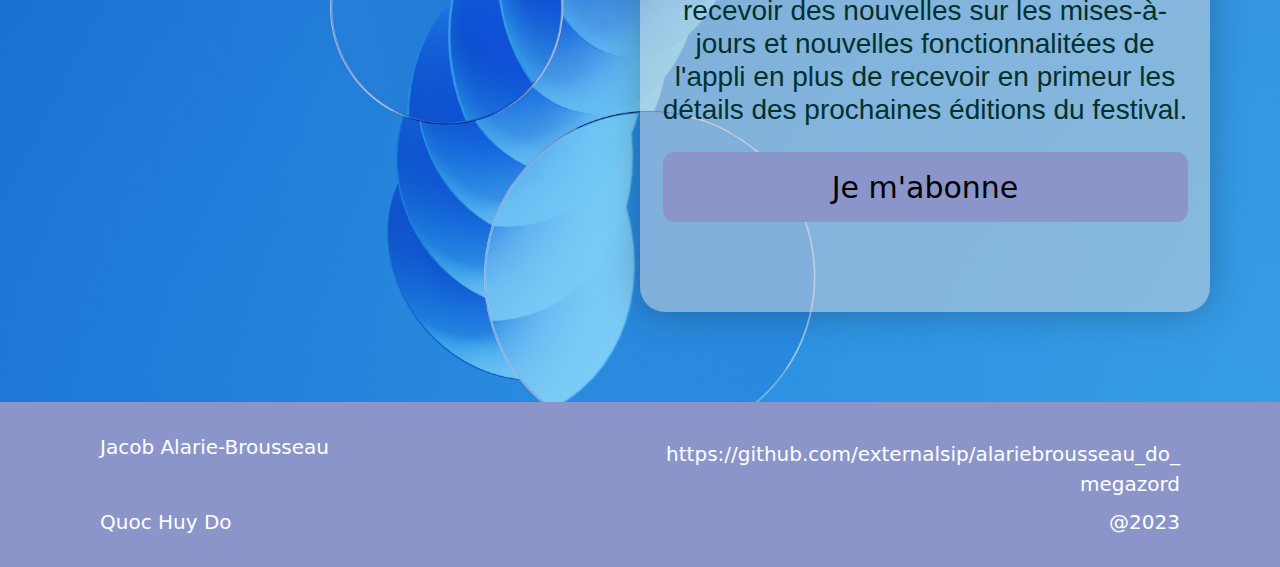
<file: landing/index.html>
<!DOCTYPE html>
<html lang="en">
<head>
    <meta charset="UTF-8">
    <meta http-equiv="X-UA-Compatible" content="IE=edge">
    <meta name="robots" content="noindex"/>
    <meta name="viewport" content="width=device-width, initial-scale=1.0">    
    <link rel="stylesheet" href="../css/bootstrap.css">
    <link rel="stylesheet" href="https://cdn.jsdelivr.net/npm/bootstrap-icons@1.10.3/font/bootstrap-icons.css">
    <title>ARS ELECTRONICA</title>
    <link href="../css/main.css" rel="stylesheet">
    <link href="../css/styles-lp.css" rel="stylesheet">
</head>
<body data-bs-target="#nav" data-bs-spy="scroll">
<header>
</header>
<main>

<!-- 
///////////////////////////////////////////////
    Modale
///////////////////////////////////////////////
-->

    <div class="modal fade subscribe-modal" id="subscribe" tabindex="-1" aria-labelledby="#subscribeLabel" aria-hidden="true">
        <div class="modal-dialog modal-lg modal-dialog-centered">
          <div class="modal-content">
            <div class="modal-header">
              <h1 class="modal-title fs-5" id="subscribeLabel">Restez informé!</h1>
              <button type="button" class="btn-close" data-bs-dismiss="modal" aria-label="Close"></button>
            </div>
            <form>
            <div class="modal-body">
                <i class="bi bi-envelope d-inline"></i>
                <input type="email" placeholder="Votre adresse courriel" class="email d-inline">
            </div>
            <div class="modal-footer">
                <button type="button" class="btn btn-secondary" data-bs-dismiss="modal">Annuler</button>
                <input type="submit" class="btn btn-secondary">
            </div>
        </form>
          </div>
        </div>
      </div>

<!-- 
///////////////////////////////////////////////
    Navbar 
///////////////////////////////////////////////
-->

    <section class="navbar fixed-top">
<nav id="nav" class="navbar navbar-light navbar-expand-lg">
    <div class="container-fluid">        
        <a class="navbar-brand" href="#">
            <img src="../assets/logo_icon.png" class="logo" id="btn-back-to-top">
          </a>
        <!-- Hamburger button -->        

        <button class="navbar-toggler" data-bs-toggle="collapse" data-bs-target="#mainNav" aria-controls="mainNav" aria-expanded="false" aria-label="Affichage/masquage de la navigation">
            <span class="navbar-toggler-icon"></span>
        </button>        

        <!-- Navigation -->        

        <div id="mainNav" class="collapse navbar-collapse justify-content-start">
            <ul class="navbar-nav ">
                <li class="nav-item">
                    <a href="#scrollspyHeading1" class="nav-link btn btn-lg nav-btn">L' Appli</a>
                </li>            
                <li class="nav-item">
                    <a href="#scrollspyHeading2" class="nav-link btn btn-lg nav-btn">Fonctionnalités</a>
                </li>
                <li class="nav-item">
                    <a href="#scrollspyHeading3" class="nav-link btn btn-lg nav-btn">Témoignages</a>
                </li>
                <li class="nav-item">
                    <a href="#scrollspyHeading4" class="nav-link btn btn-lg nav-btn">FAQ</a>
                </li>
                <li class="nav-item">
                    <a href="#scrollspyHeading5" class="nav-link btn btn-lg nav-btn">Infolettre</a>
                </li>
            </ul>
        </div>
    </div>
</nav>    
</section>

<!-- 
///////////////////////////////////////////////
    Héro
///////////////////////////////////////////////
-->

<section class="hero">
<div id="scrollspyHeading1" class="container py-5">
        <div class="row justify-content-center">
            <div class="col-12 col-lg-6 app-text">
                <h1 class="h2">Voici l'application <br> officielle du Festival</h1>
                <h1 class="h1">ARS ELECTRONICA</h1>
                <br>
                <h1 class="h3">Téléchargez cette application pour enrichir votre <br>
                expérience lors du festival.</h1>
                <br>
                <br>
                <button class="btn btn-outline-success btn-lg download" role="button">Télécharger</button>
            </div>
            <div class="col-9 col-lg-5 phone_wrapper">
                <div class="card phone">
                    <iframe src="../app/index.html" class="iframe"></iframe>
                </div>
            </div>
        </div>
    </div>
</section>

<!-- 
///////////////////////////////////////////////
    Fonctionnalitées
///////////////////////////////////////////////
-->

<section class="fonctionnalitees">
    <div id="scrollspyHeading2" class="container py-5">
         <div class="row justify-content-center">
            <div class="col-12">
                <h1 class="fonction_titre h2">Fonctionnalités</h1>
            </div>
            <br>
            <br>
            <div class="col-7"><p class="description h3">En téléchargeant notre application, vous profitez de divers fonctionnalités
                vous permettant d’avoir une expérience totale et personalisée des performances et présentations du festival.</p></div>
        </div>
        </div>
        <div class="container">
        <div class="row justify-content-center gy-1">
         <div class="col-12 col-md-6 col-lg-4">
             <div class="card mb-4 border border-secondary fonction">
                <div class="card-body functionBody">                
                <i class="bi bi-sticky-fill icon"></i>

                <h3 class="card-title h3">               
                    <br>                
                    Programmation complète et modulable
                </h3>
                <div class="band bg-secondary"></div>
                Visionnez en un éclair tout ce qui s'offre à vous : œuvres, expos et performances selon un horaire bien précis. De plus, vous pourrez filtrer cette programmation en fonction de vos intérêts
            </div>
             </div>       
             
        </div>
        <div class="col-12 col-md-6 col-lg-4">
            <div class="card mb-4 border border-secondary fonction">
               <div class="card-body functionBody">
                <i class="bi bi-list icon"></i>
               <h3 class="card-title h3">
               <br>
                Création d'un horaire personnalisé
               </h3>
               <div class="band bg-secondary"></div>
               Dans l'appli, appuyez sur Aimer pour certaines activités, œuvres ou performances afin de vous construire un horaire personnalisé et ainsi ne rien manquer.
           </div>
            </div>       
            
       </div>  
       <div class="col-12 col-md-6 col-lg-4">
        <div class="card mb-4 border border-secondary fonction">
           <div class="card-body functionBody">
            <i class="bi bi-person-vcard icon"></i>
           <h3 class="card-title h3">            
            <br>
            Catalogue des œuvres et artistes
           </h3>
           <div class="band bg-secondary"></div>
           Fouillez parmi des centaines d'œuvres, classées par artiste, par type d'œuvre ou par année d'édition du festival. Cette section regorge de contenus qui vous permettent d'avoir une meilleure vision des œuvres présentées, ainsi qu'une grande quantité de médias qui les documentent
       </div>
        </div>       
        
   </div>  

   <div class="col-12 col-md-6 col-lg-4">
    <div class="card mb-4 border border-secondary fonction">
       <div class="card-body functionBody">
        <i class="bi bi-credit-card icon"></i>
       <h3 class="card-title h3">
        <br>
        Achat de billets intégré à l'appli
       </h3>
       <div class="band bg-secondary"></div>
       Simplifiez-vous la vie et accédez à la réservation gratuite ou payante des différentes expositions ou performances et ce, à même l'appli, au bout des doigts.
   </div>
    </div>       
    
</div>
<div class="col-12 col-md-6 col-lg-4">
    <div class="card mb-4 border border-secondary fonction">
       <div class="card-body functionBody">
        <i class="bi bi-pin-map-fill icon"></i>
       <h3 class="card-title h3">
        <br>
        Repérage d'amis sur la carte interactive
       </h3>
       <div class="band bg-secondary"></div>
       Partagez votre position avec vos amis qui participent au festival, demandez-leur la même chose et vous pourrez facilement vous retrouver pour apprécier l'art, tous ensemble, selon vos préférences communes.
   </div>
    </div>       
    
</div>
<div class="col-12 col-md-6 col-lg-4">
    <div class="card card mb-4 border border-secondary fonction">
       <div class="card-body functionBody">
        <i class="bi bi-command icon"></i>
       <h3 class="card-title h3">
        <br>
        Contrôle de certaines œuvres exposées
       </h3>
       <div class="band bg-secondary"></div>
       Certaines œuvres ou performances interactives vous offrent la possibilité d'y ajouter un peu de vous et de contrôler une partie de l'œuvre ou de la scénographie. Tout ça, à même l'appli !
   </div>
    </div>       
    </div>
</div>

        </div>
    </div>
</section>

<!-- 
///////////////////////////////////////////////
    Témoignages 
///////////////////////////////////////////////
-->

<section class="temoignages">
    <div id="scrollspyHeading3" class="container py-5">
         <div class="row justify-content-center">
            <div class="col-12">
                <h1 class="fonction_titre h2">Témoignages</h1>
            </div>
            <br>
            <br>
            <div class="col-7"><p class="description h3">Voici quelques mots de quelques de nos utilisateurs satisfaits par notre application.</p></div>
        </div>
        </div>
        <div class="container">
        <div class="row gy-1">
         <div class="col-12 col-lg-6 user_review">
             <div class="card mb-4 border border-secondary userCard">
                <div class="row">
                    <div class="col-4">
                        <img src="../assets/user1.jpg" class="user img-fluid rounded-start">                    
                    </div>
                    <div class="col-8">                    
                         <div class="temoignages_band"></div>
                <div class="card-body functionBody">  
                    <i class="bi bi-chat-left-quote-fill icon-temoignages"></i>
                <h3 class="card-title h3">           
                    Andreanne Rose
                </h3>
                L'application pour le festival ARS ELECTRONICA m'a été très utile pendant mon séjour au festival.
                <br>
                <br>
            </div>
             </div>       </div>
             </div>
        </div>
        <div class="col-12 col-lg-6 user_review">
            <div class="card mb-4 border border-secondary userCard">
               <div class="row">
                   <div class="col-4">
                       <img src="../assets/user2.jpg" class="user img-fluid rounded-start">                    
                   </div>
                   <div class="col-8">             
                        <div class="temoignages_band"></div>  
               <div class="card-body functionBody">  
                <i class="bi bi-chat-left-quote-fill icon-temoignages"></i>
               <h3 class="card-title h3">           
                Ryan Gagné
               </h3>
               J'ai beaucoup aimé pouvoir intéragir avec les oeuvres par l'application.
               <br>
               <br>
               <br>
           </div>
            </div>       </div>
            </div>
       </div>
       <div class="col-12 col-lg-6 user_review">
        <div class="card mb-4 border border-secondary userCard">
           <div class="row">
               <div class="col-4">
                   <img src="../assets/user3.jpg" class="user img-fluid rounded-start">                    
               </div>
               <div class="col-8">                    
                    <div class="temoignages_band"></div>  
           <div class="card-body functionBody">  
            <i class="bi bi-chat-left-quote-fill icon-temoignages"></i>
           <h3 class="card-title h3">           
            Annelle Carbonneau
           </h3>
           Cette application m'a beaucoup aidée à m'orienter dans le festival.
           <br>
           <br>
           <br>
       </div>
        </div>       </div>
        </div>
   </div> 
   <div class="col-12 col-lg-6 user_review">
    <div class="card mb-4 border border-secondary userCard">
       <div class="row">
           <div class="col-4">
               <img src="../assets/user4.jpg" class="user img-fluid rounded-start">                    
           </div>
           <div class="col-8">                    
                <div class="temoignages_band"></div>  
       <div class="card-body functionBody">  
        <i class="bi bi-chat-left-quote-fill icon-temoignages"></i>
       <h3 class="card-title h3">           
        Akira Nishikiyama
       </h3>
       10 minutes sur l'app et je suis devenu un <a href="https://media.tenor.com/BDQKrlWU1ZMAAAAC/akira-nishikiyama-nishikiyama.gif" class="hide_link">fan!</a>
       <br>
       <br>
   </div>
    </div>       </div>
    </div>
</div>
<div class="col-12 col-lg-6 user_review">
    <div class="card mb-4 border border-secondary userCard">
       <div class="row">
           <div class="col-4">
               <img src="../assets/user5.jpg" class="user img-fluid rounded-start">                    
           </div>
           <div class="col-8">                    
                <div class="temoignages_band"></div>  
       <div class="card-body functionBody">  
        <i class="bi bi-chat-left-quote-fill icon-temoignages"></i>
       <h3 class="card-title h3">           
        Zachary Desaulniers
       </h3>
       La liste des artistes m'ont fait découvrir beaucoup de présentations que je n'aurais pas connu sans l'application.
   </div>
    </div>       </div>
    </div>
</div>
<div class="col-12 col-lg-6 user_review">
    <div class="card mb-4 border border-secondary userCard">
       <div class="row">
           <div class="col-4">
               <img src="../assets/user6.jpg" class="user img-fluid rounded-start">                    
           </div>
           <div class="col-8">                    
                <div class="temoignages_band"></div>  
       <div class="card-body functionBody">  
        <i class="bi bi-chat-left-quote-fill icon-temoignages"></i>
       <h3 class="card-title h3">          
        Eremy Jelbertson
       </h3>
       Non chat, je ne vais pas mettre un bad review! Cette application est- est vraiment bonne! Non chat! Je n'ai pas été payé!
   </div>
    </div>       </div>
    </div>
</div>

        </div>
    </div>
</section>

<!-- 
///////////////////////////////////////////////
    FAQ
///////////////////////////////////////////////
-->

<section class="faq">
    <div id="scrollspyHeading4" class="container py-5">
         <div class="row justify-content-center">
            <div class="col-12">
                <h1 class="fonction_titre h2">Foire aux questions</h1>
            </div>
            <br>
            <br>
        </div>
        </div>
        <div class="container justify-content-center">
        <div id="faq" class="accordion">
            <div class="accordion-item">
              <h2 class="accordion-header" id="headingOne">
                <button class="accordion-button collapsed" type="button" data-bs-toggle="collapse" data-bs-target="#collapseOne" aria-expanded="false" aria-controls="collapseOne">
                    Existe-t-il un forfait gratuit pour utiliser l'appli ?
                </button>
              </h2>
              <div id="collapseOne" class="accordion-collapse collapse" aria-labelledby="headingOne" data-bs-parent="#faq">
                <div class="accordion-body">
                    Oui, tout à fait ! Vous pouvez utiliser l'appli gratuitement. Si vous souhaitez les fonctionnalités premium, alors dans ce cas vous avec 2 forfaits payants supplémentaires. Veuillez-vous référer à la section Tarifs de cette page pour en savoir plus.
                </div>
              </div>
            </div>
            <div class="accordion-item">
              <h2 class="accordion-header" id="headingTwo">
                <button class="accordion-button collapsed" type="button" data-bs-toggle="collapse" data-bs-target="#collapseTwo" aria-expanded="false" aria-controls="collapseTwo">
                    Est-ce que l'appli nécessite l'accès au réseau cellulaire ou un forfait de données ?
                </button>
              </h2>
              <div id="collapseTwo" class="accordion-collapse collapse" aria-labelledby="headingTwo" data-bs-parent="#faq">
                <div class="accordion-body">
                    Non le contenu est accessible hors ligne. Cependant certaines fonctionnalités ne pourront pas être activées, notamment la recherche de vos amis sur la carte ou encore l’option d’interagir avec les œuvres en direct via l’appli.
                </div>
              </div>
            </div>
            <div class="accordion-item">
              <h2 class="accordion-header" id="headingThree">
                <button class="accordion-button collapsed" type="button" data-bs-toggle="collapse" data-bs-target="#collapseThree" aria-expanded="false" aria-controls="collapseThree">
                    Est-ce qu'il y a des mises-à-jour régulières pour l'appli ?
                </button>
              </h2>
              <div id="collapseThree" class="accordion-collapse collapse" aria-labelledby="headingThree" data-bs-parent="#faq">
                <div class="accordion-body">
                    Oui, tout à fait ! À chaque semaine nous envoyons des mises-à-jour de nouvelles fonctionnalités, des correctifs et des mises-à-jour de sécurité.
                </div>
              </div>
            </div>
            <div class="accordion-item mb-5">
                <h2 class="accordion-header" id="headingFour">
                  <button class="accordion-button collapsed" type="button" data-bs-toggle="collapse" data-bs-target="#collapseFour" aria-expanded="false" aria-controls="collapseFour">
                    Si je préfère ne pas être visible pour mes amis sur la carte du festival, est-ce que je peux désactiver cette option ?
                  </button>
                </h2>
                <div id="collapseFour" class="accordion-collapse collapse" aria-labelledby="headingFour" data-bs-parent="#faq">
                  <div class="accordion-body">
                    Oui, tout à fait ! Votre confidentialité nous tient à cœur. Cette fonctionnalité ne sera active que si vous l'activez par vous-même.
                  </div>
                </div>
              </div>
          </div>
</section>

<!-- 
///////////////////////////////////////////////
    Infolettre
///////////////////////////////////////////////
-->

<section class="infolettre py-5 infolettre-section">
    <div id="scrollspyHeading5" class="container">
         <div class="row justify-content-end">
            <div class="infolettre-text col-12 col-lg-6">
                <h1 class="fonction_titre h2">Infolettre</h1>
                <p class="description h3">Abonnez-vous à notre infolettre pour recevoir des nouvelles sur les mises-à-jours et nouvelles fonctionnalitées de l'appli
                en plus de recevoir en primeur les détails des prochaines éditions du festival.
            </p>                <div class="row justify-content-end">          <div class="col-12">
         
                    <button class="btn btn-primary infolettre-button" data-bs-toggle="modal" data-bs-target="#subscribe">Je m'abonne</button>
                </div>

            </div>
            <br>
            <br> 
        </div>
        </div>
        </div>
        </div>
          </div>
</section>

<!-- 
///////////////////////////////////////////////
    Footer
///////////////////////////////////////////////
-->

<section class="footer">
    <div class="container p-3">
        <div class="row">
            <div class="order-1 col-12 col-lg-6">
                <div class="text-center text-lg-start footer-text">
                    Jacob Alarie-Brousseau
                </div>
            </div>
            <div class="mt-3 mb-3 mt-lg-1 mb-lg-1 order-3 order-lg-2 col-12 col-lg-6">
                <a class="text-center text-lg-end footer-text text-break" href="https://github.com/externalsip/alariebrousseau_do_megazord">
                    <div>
                        https://github.com/externalsip/alariebrousseau_do_megazord
                    </div>
                </a>
            </div>
            <div class="order-2 order-lg-3 col-12 col-lg-6">
                <div class="text-center text-lg-start footer-text">
                    Quoc Huy Do
                </div>
            </div>
            <div class="order-4 col-12 col-lg-6">
                <div class="text-center text-lg-end footer-text">
                    @2023
                </div>
            </div>
        </div>
    </div>
</section></main>
<footer></footer>

    <script src="https://cdn.jsdelivr.net/npm/bootstrap@5.2.3/dist/js/bootstrap.bundle.min.js" integrity="sha384-kenU1KFdBIe4zVF0s0G1M5b4hcpxyD9F7jL+jjXkk+Q2h455rYXK/7HAuoJl+0I4" crossorigin="anonymous"></script>
    <script src="../js/script.js"></script>
</body>
</html>
</file>
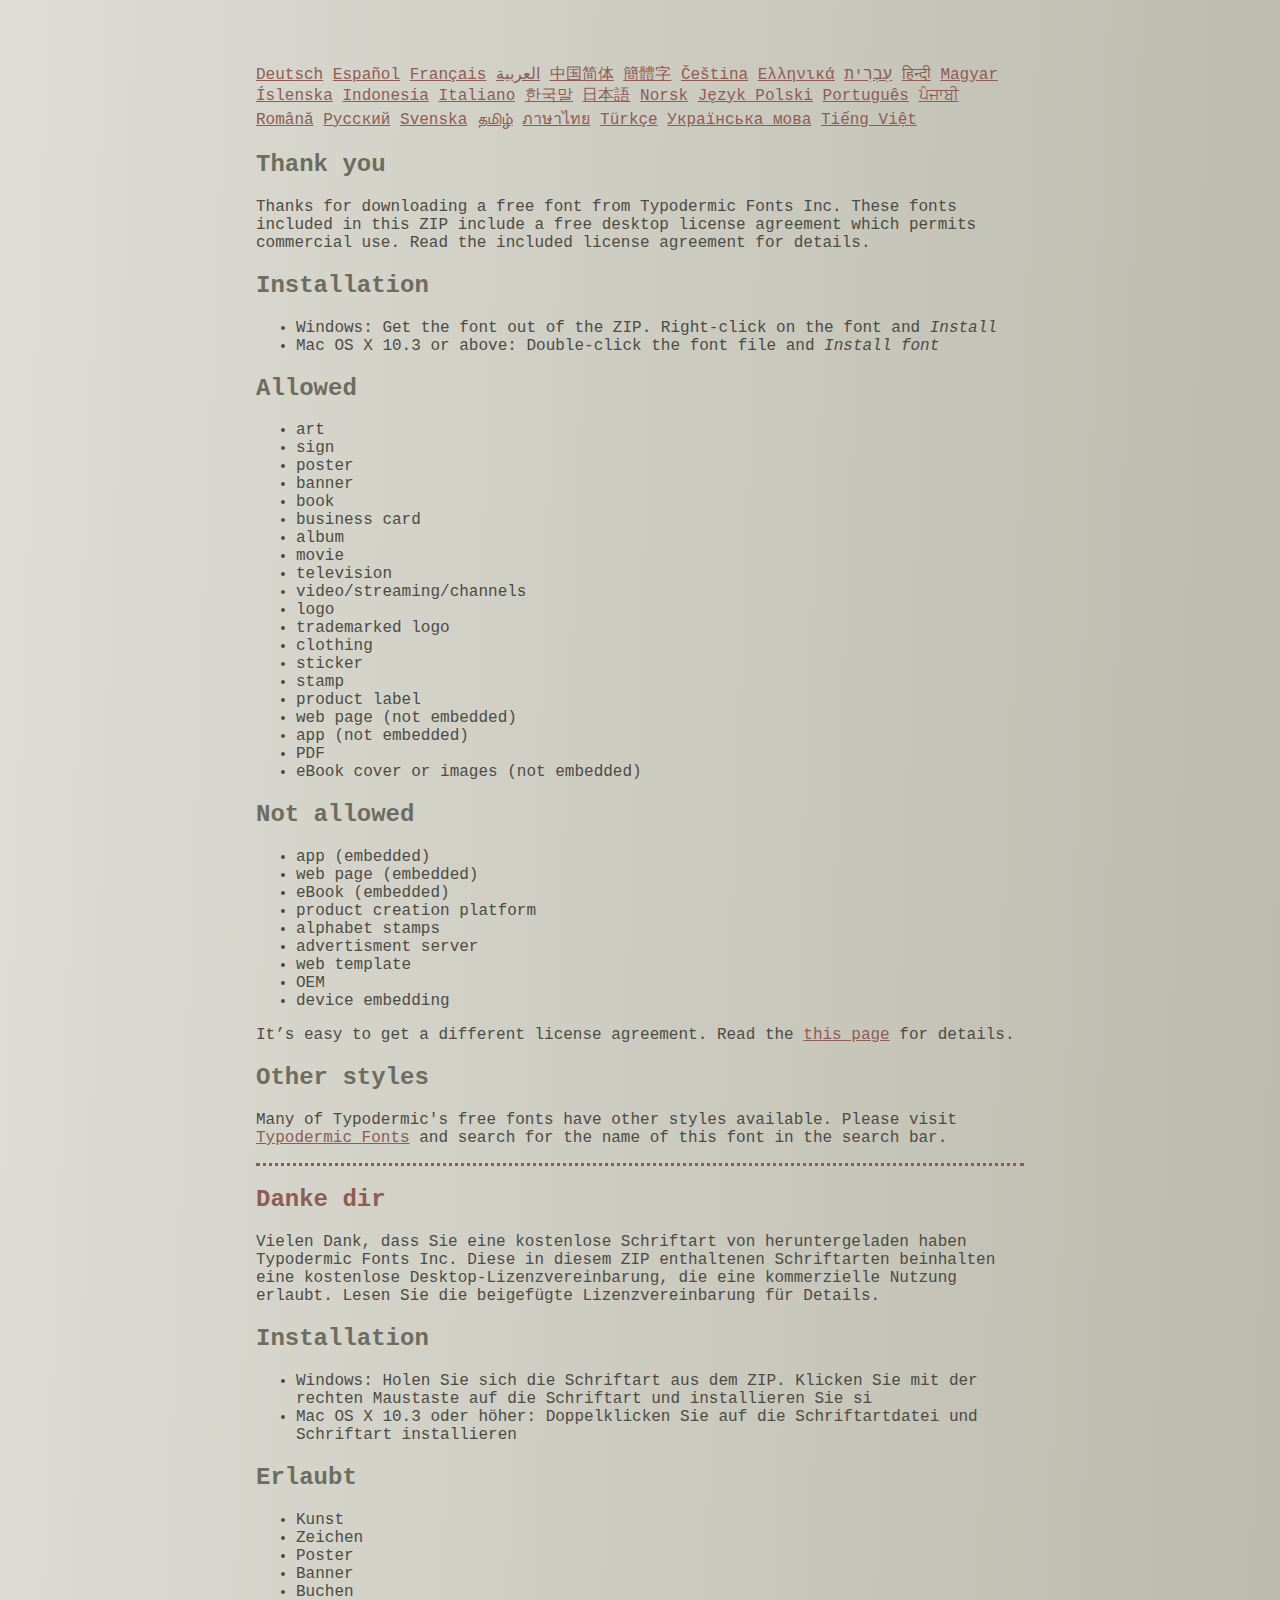
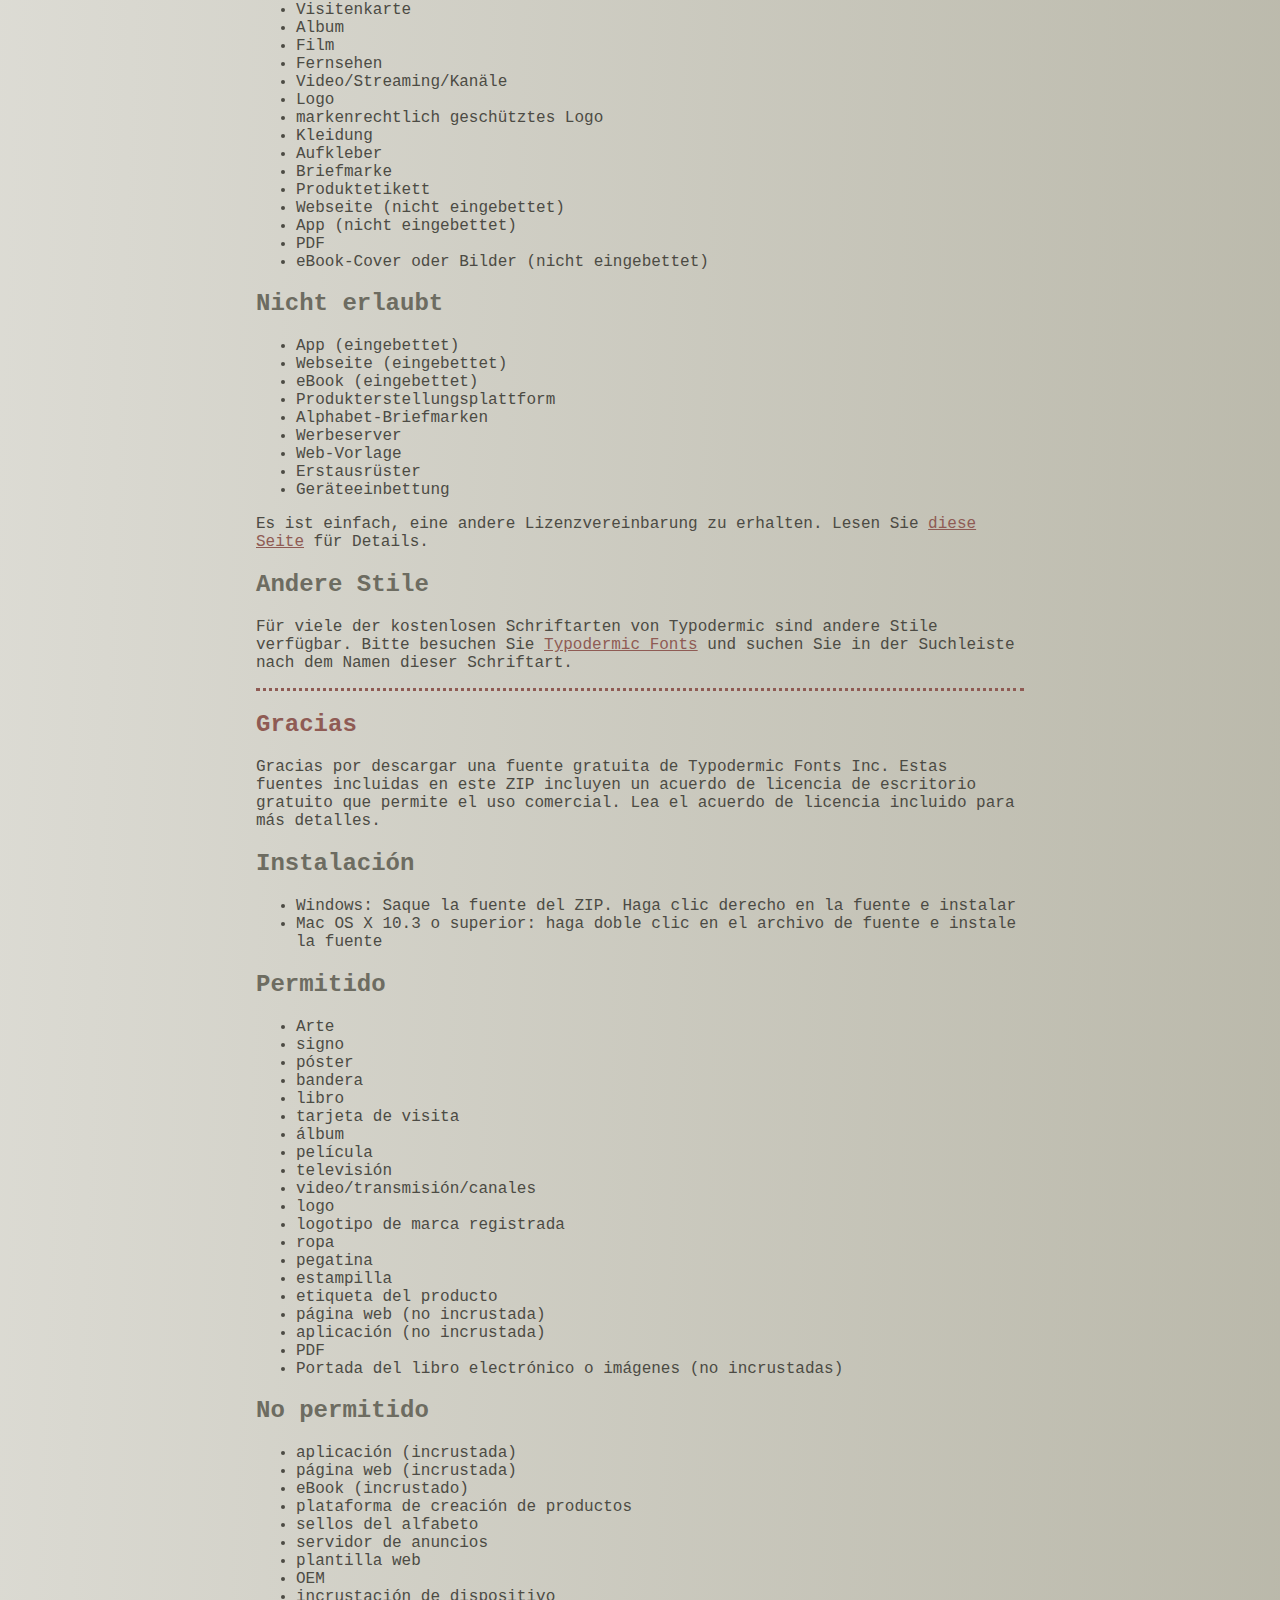
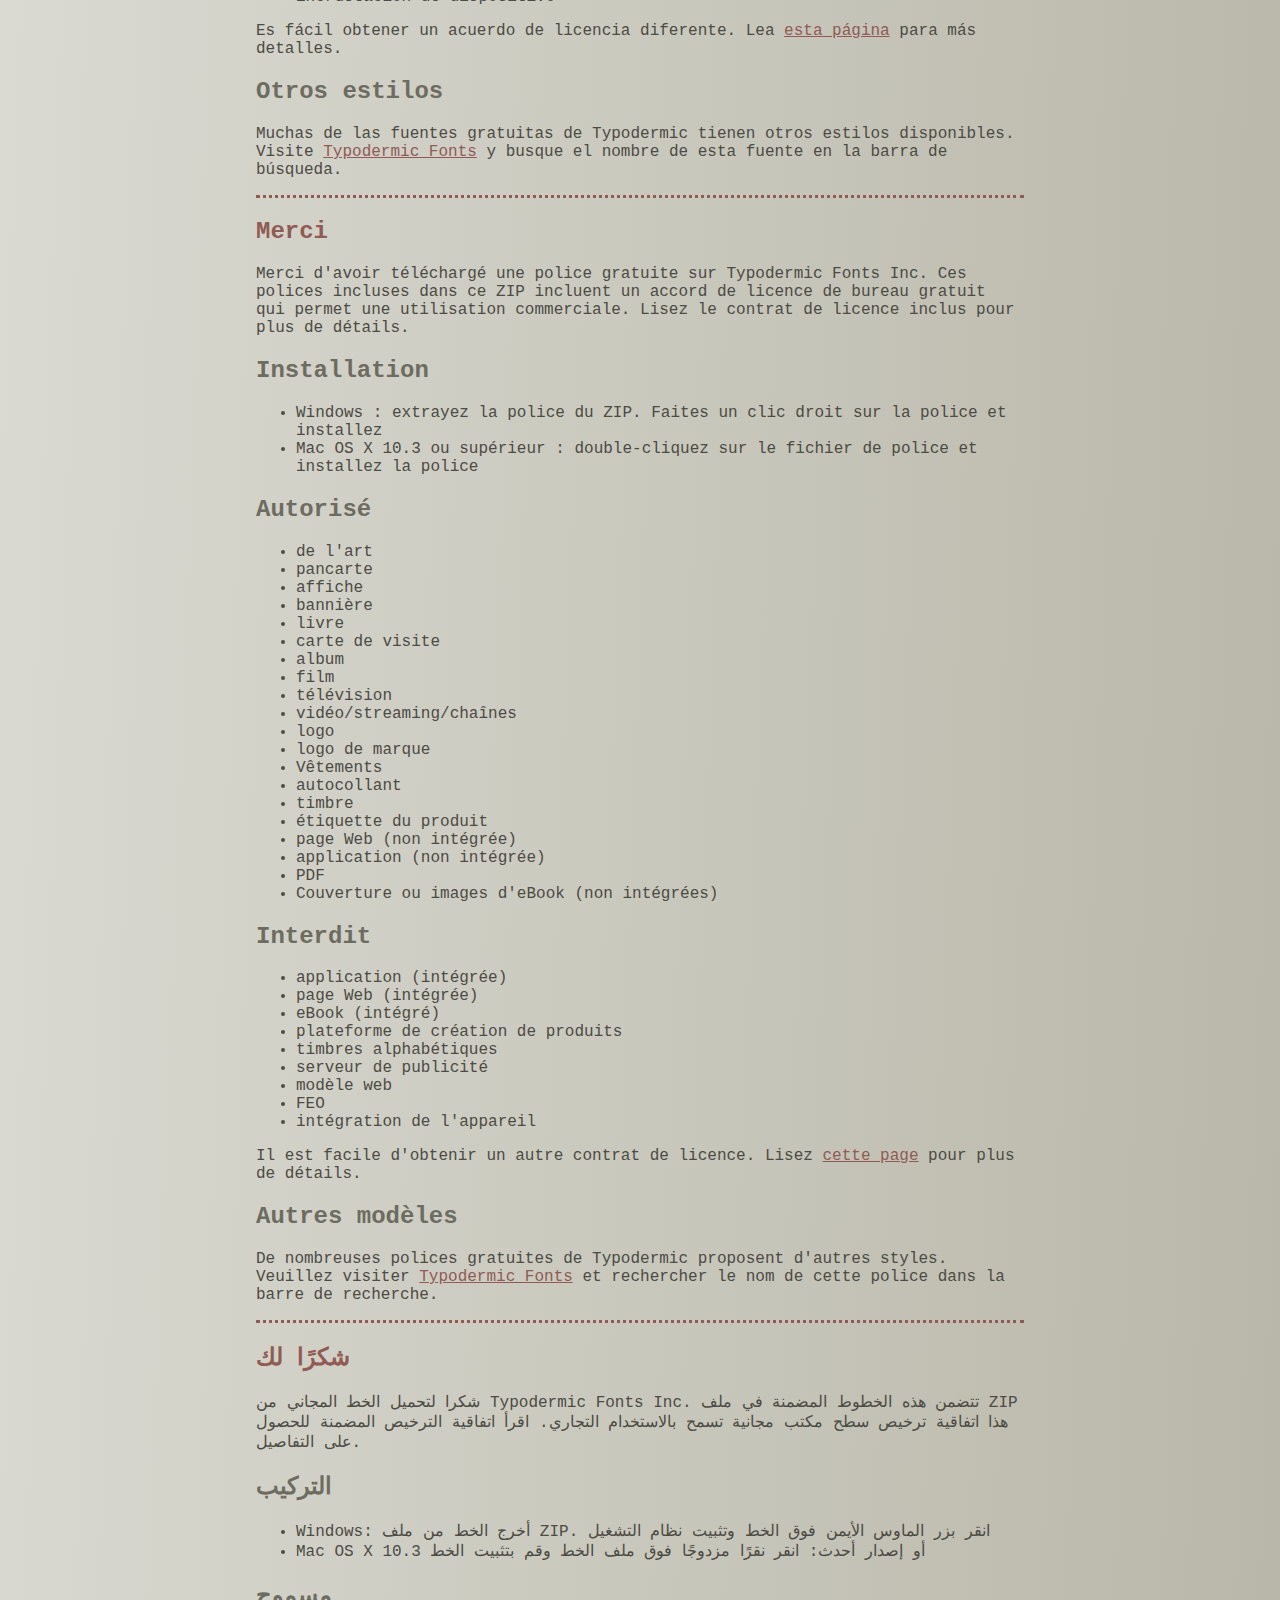
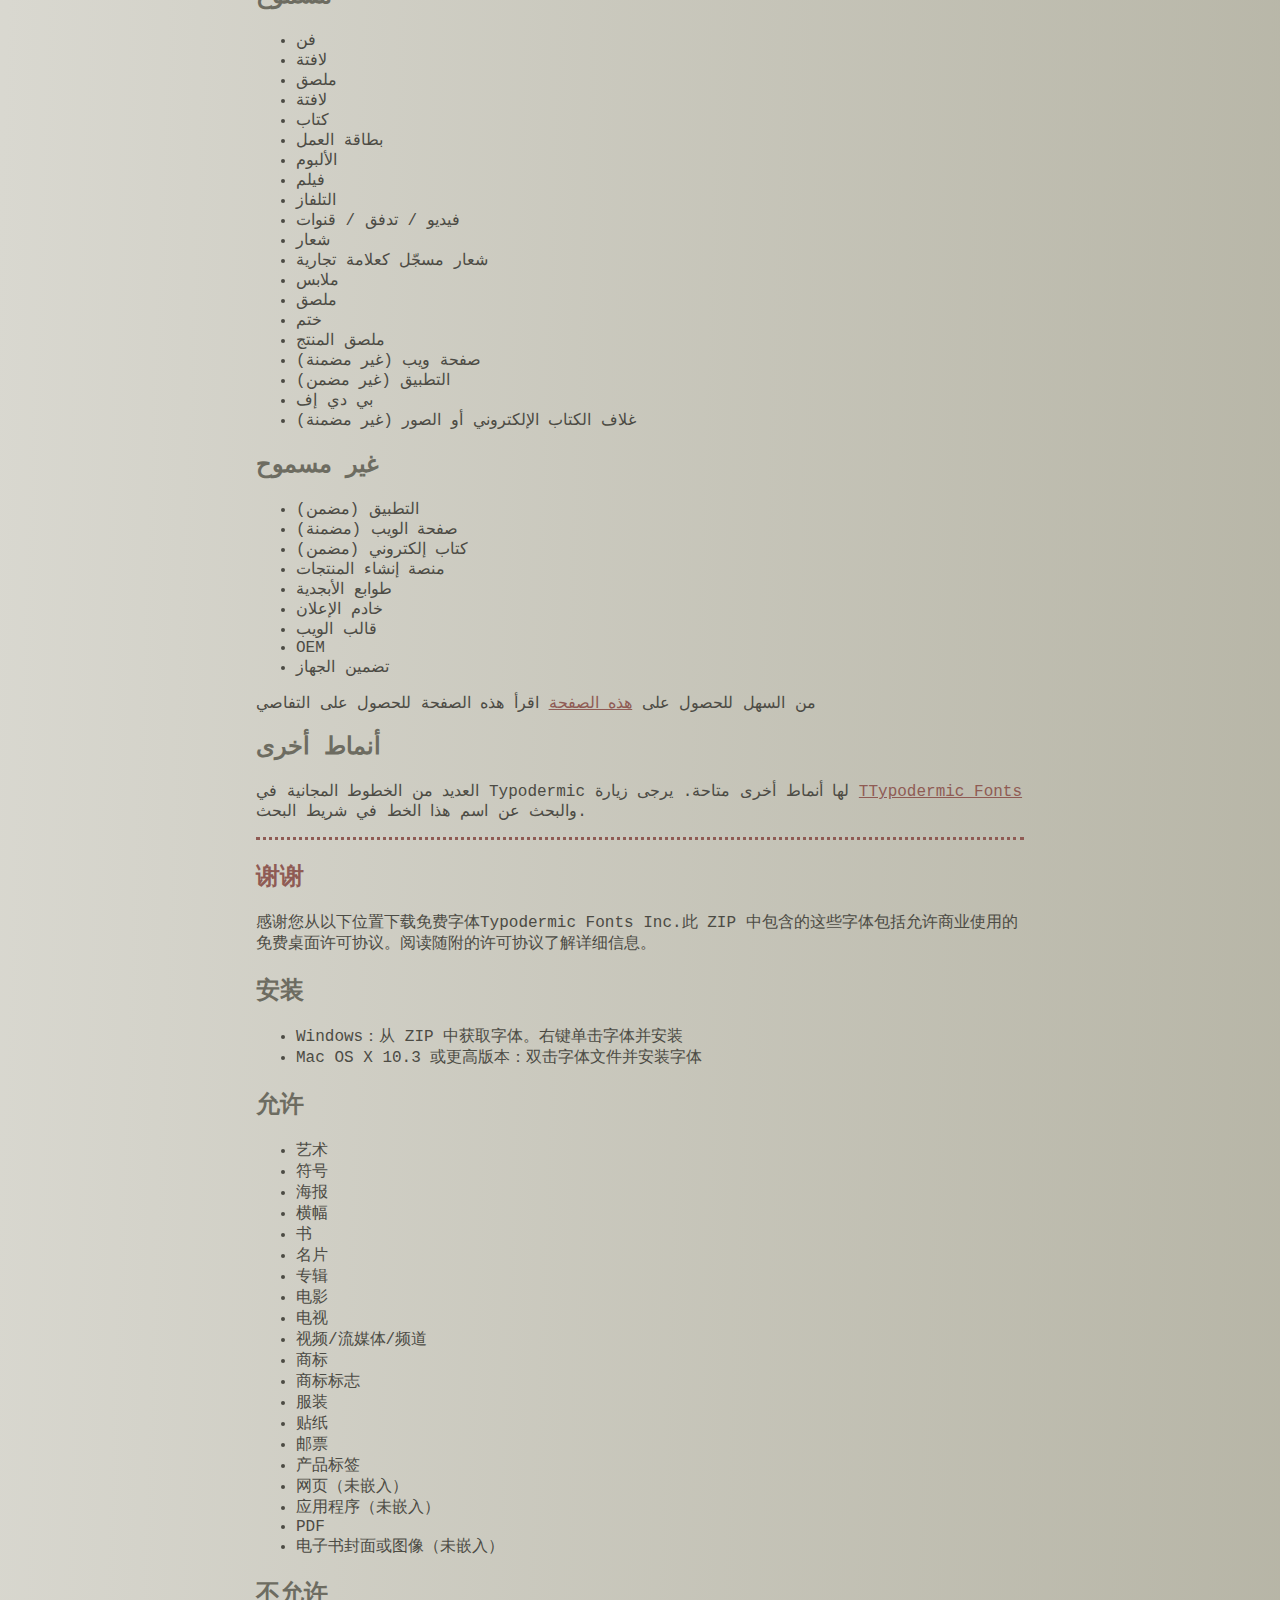
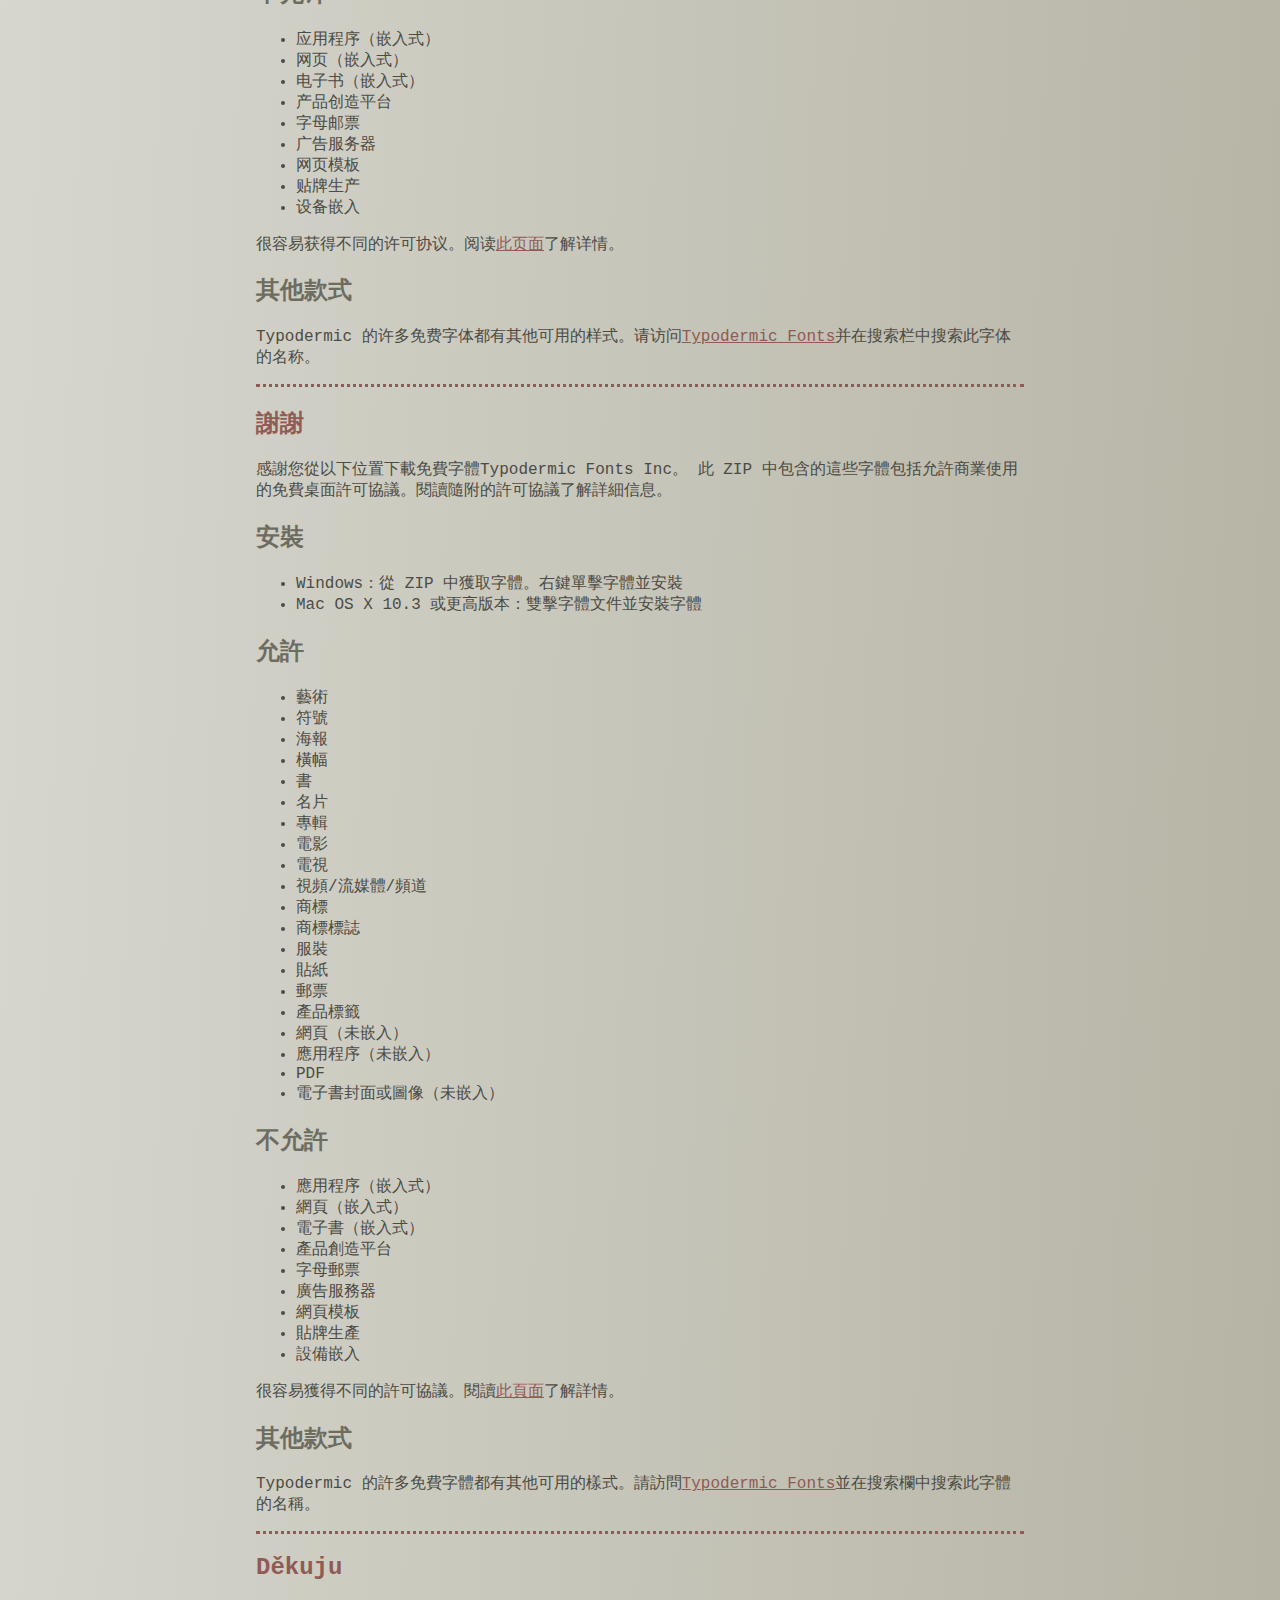
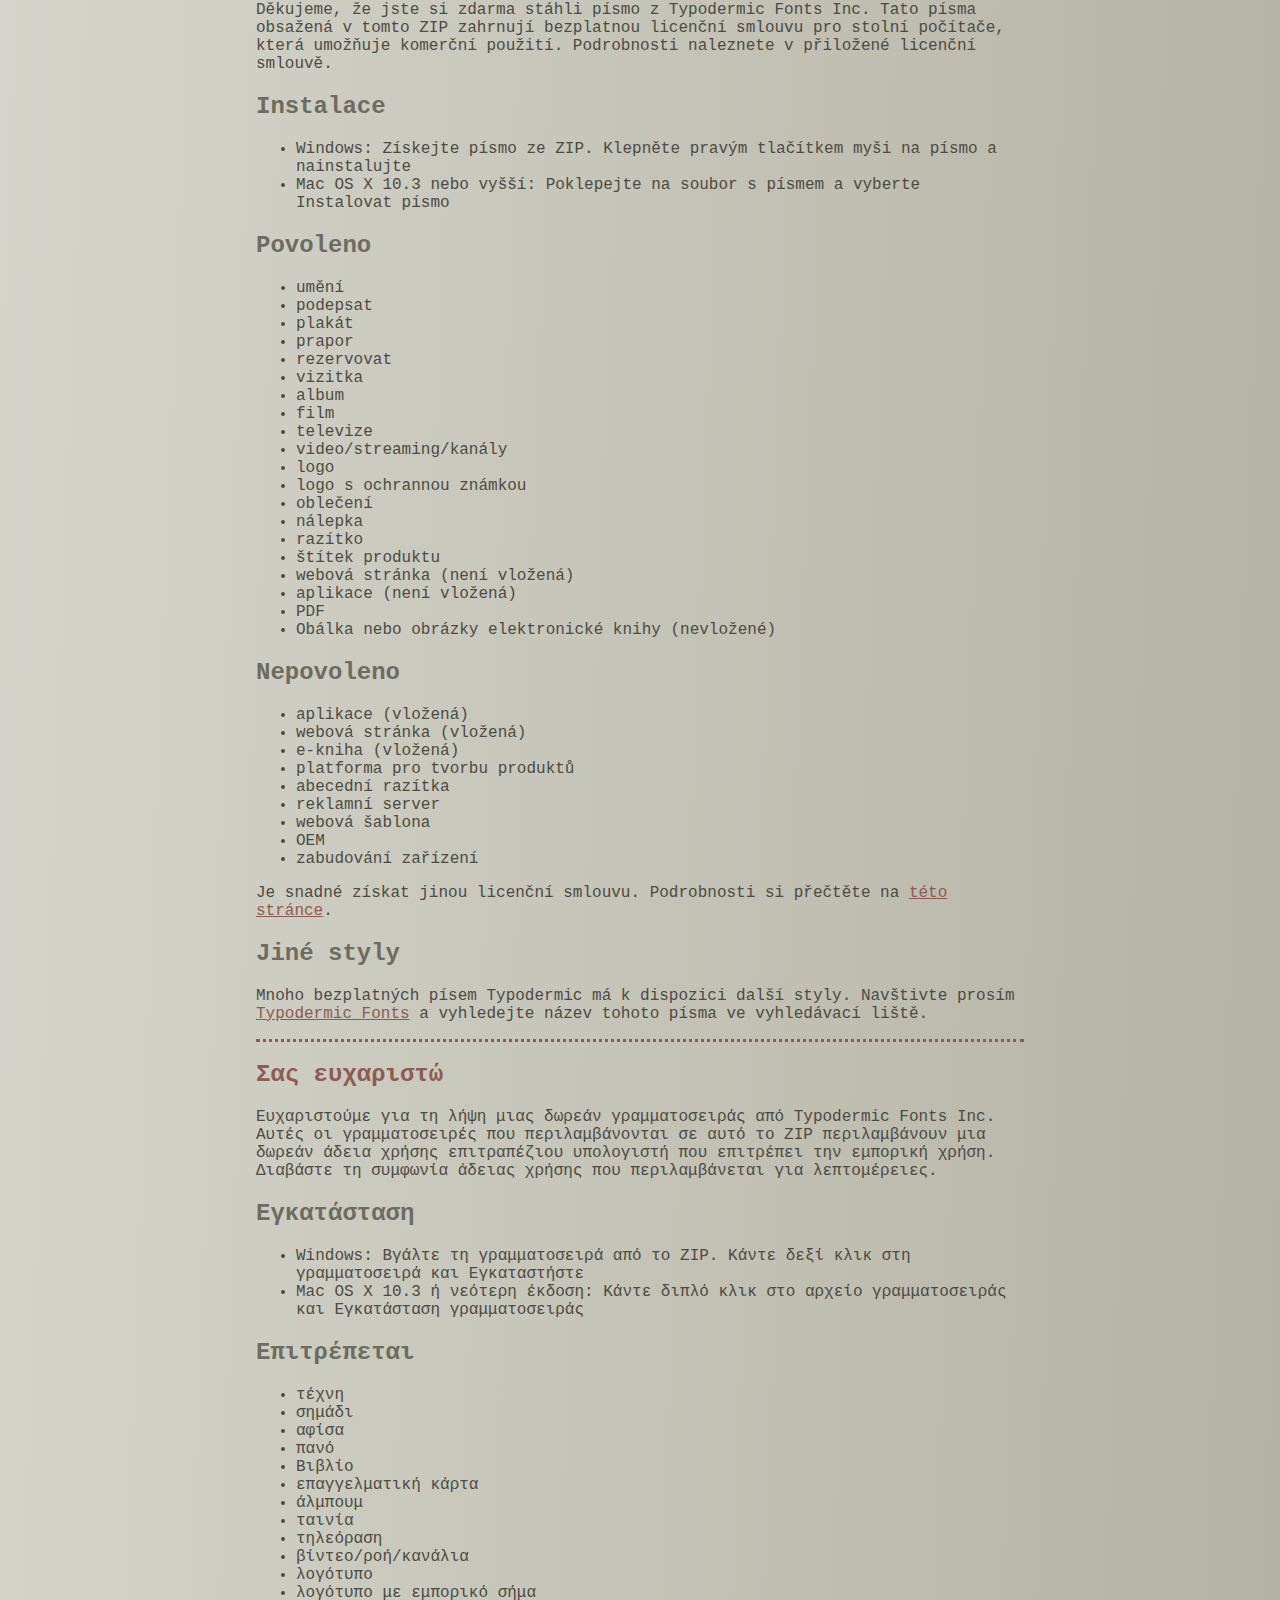
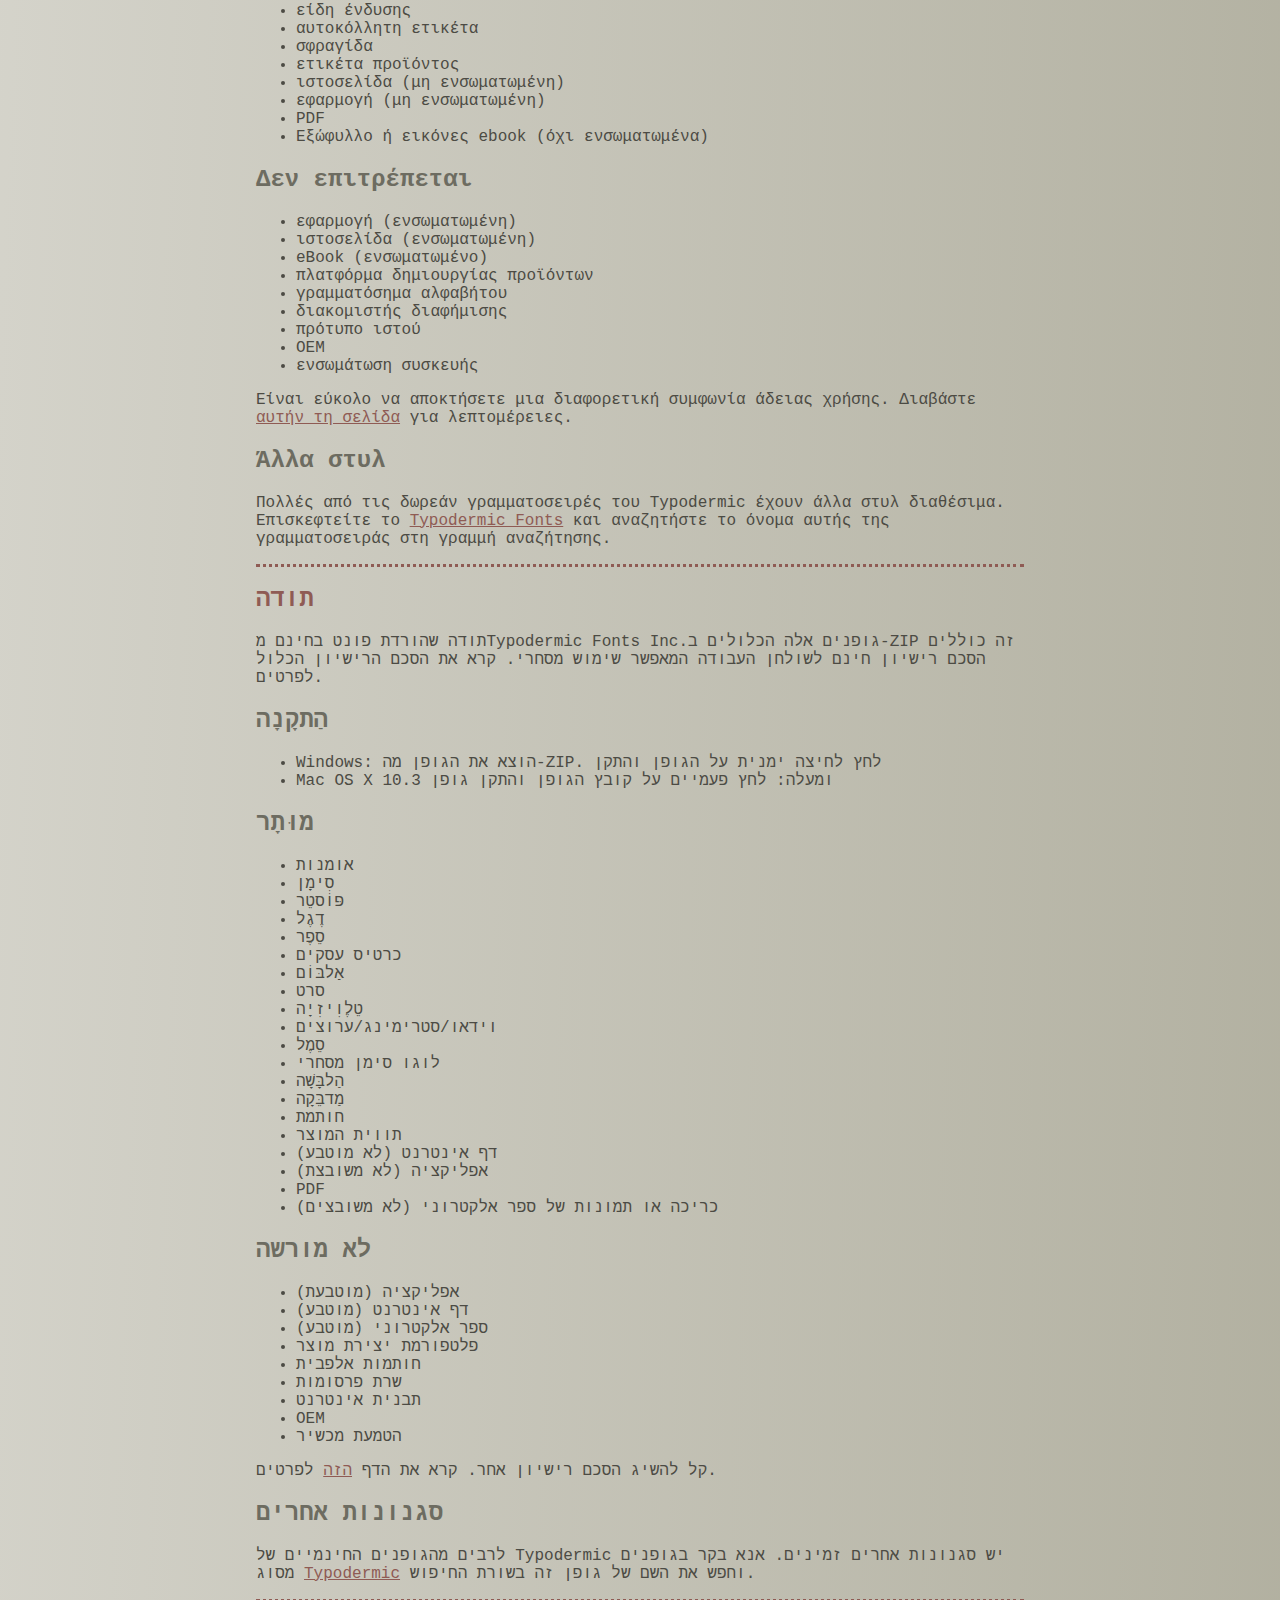
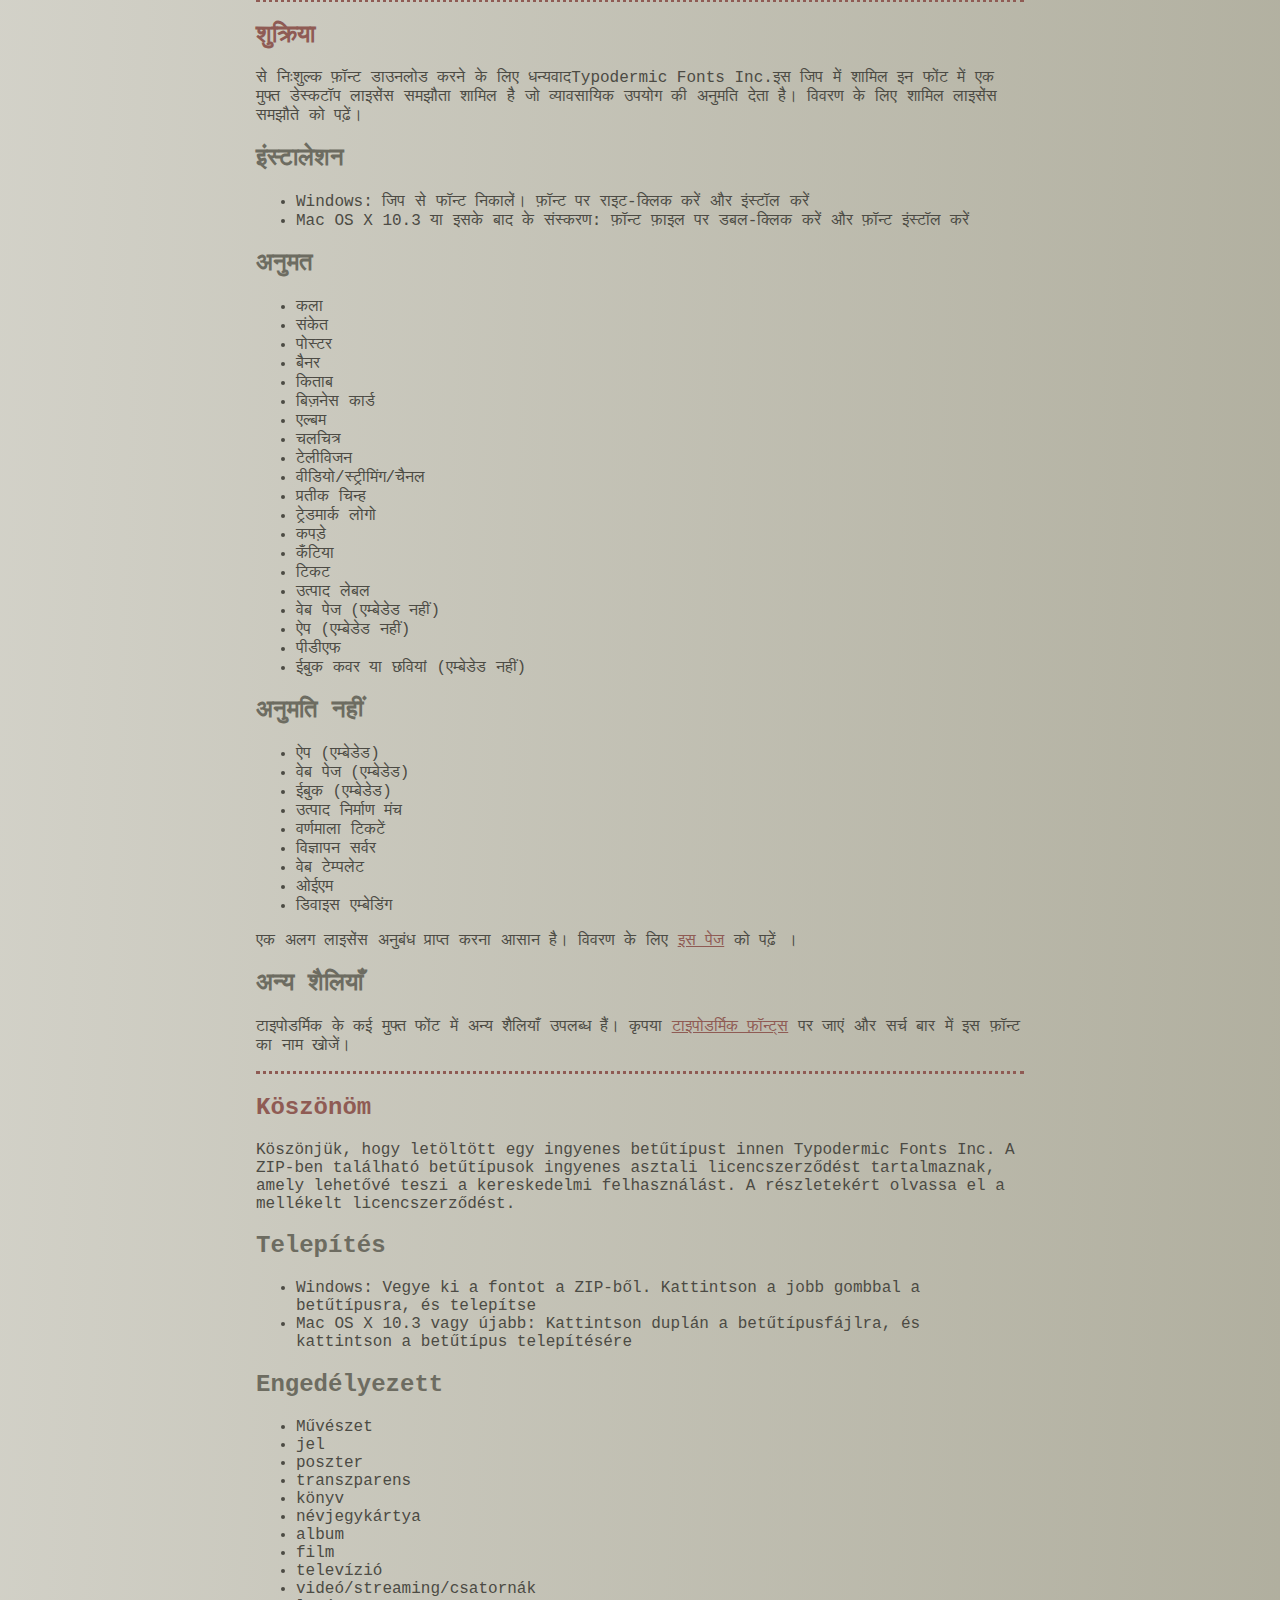
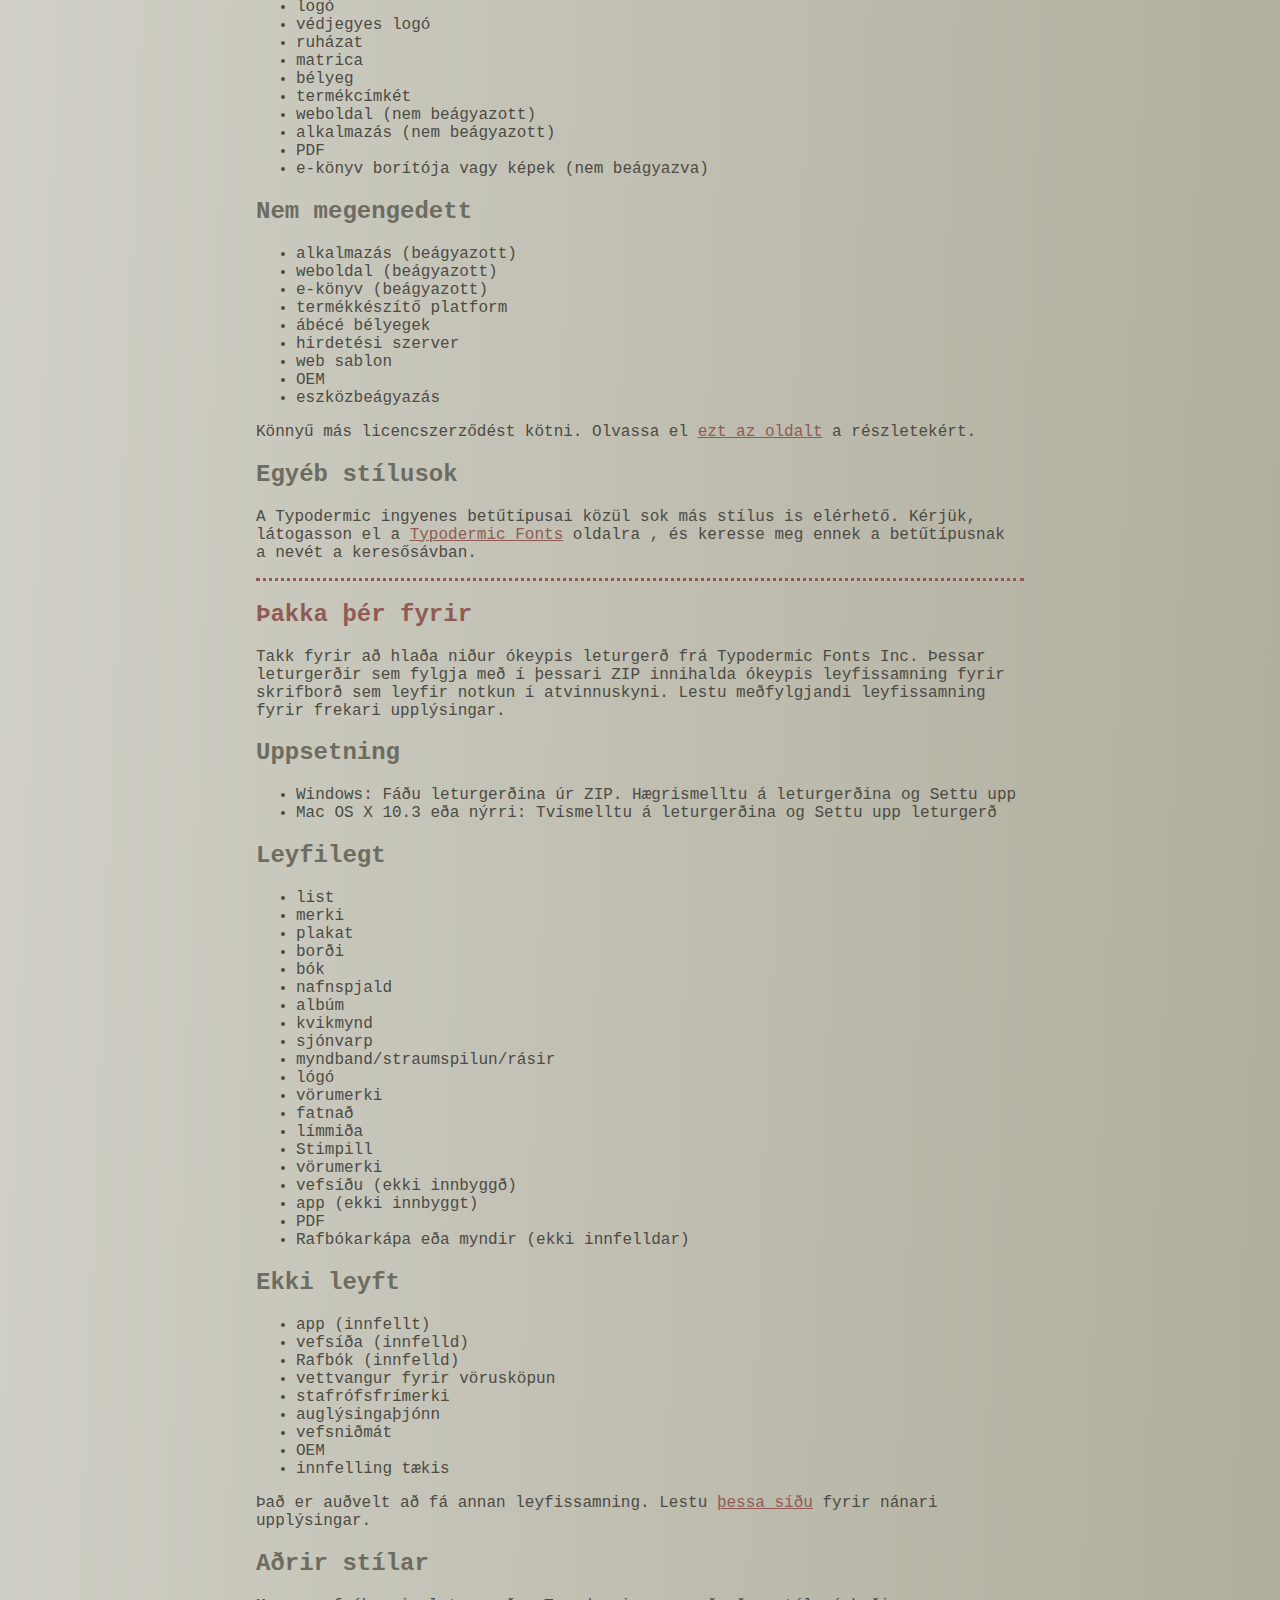
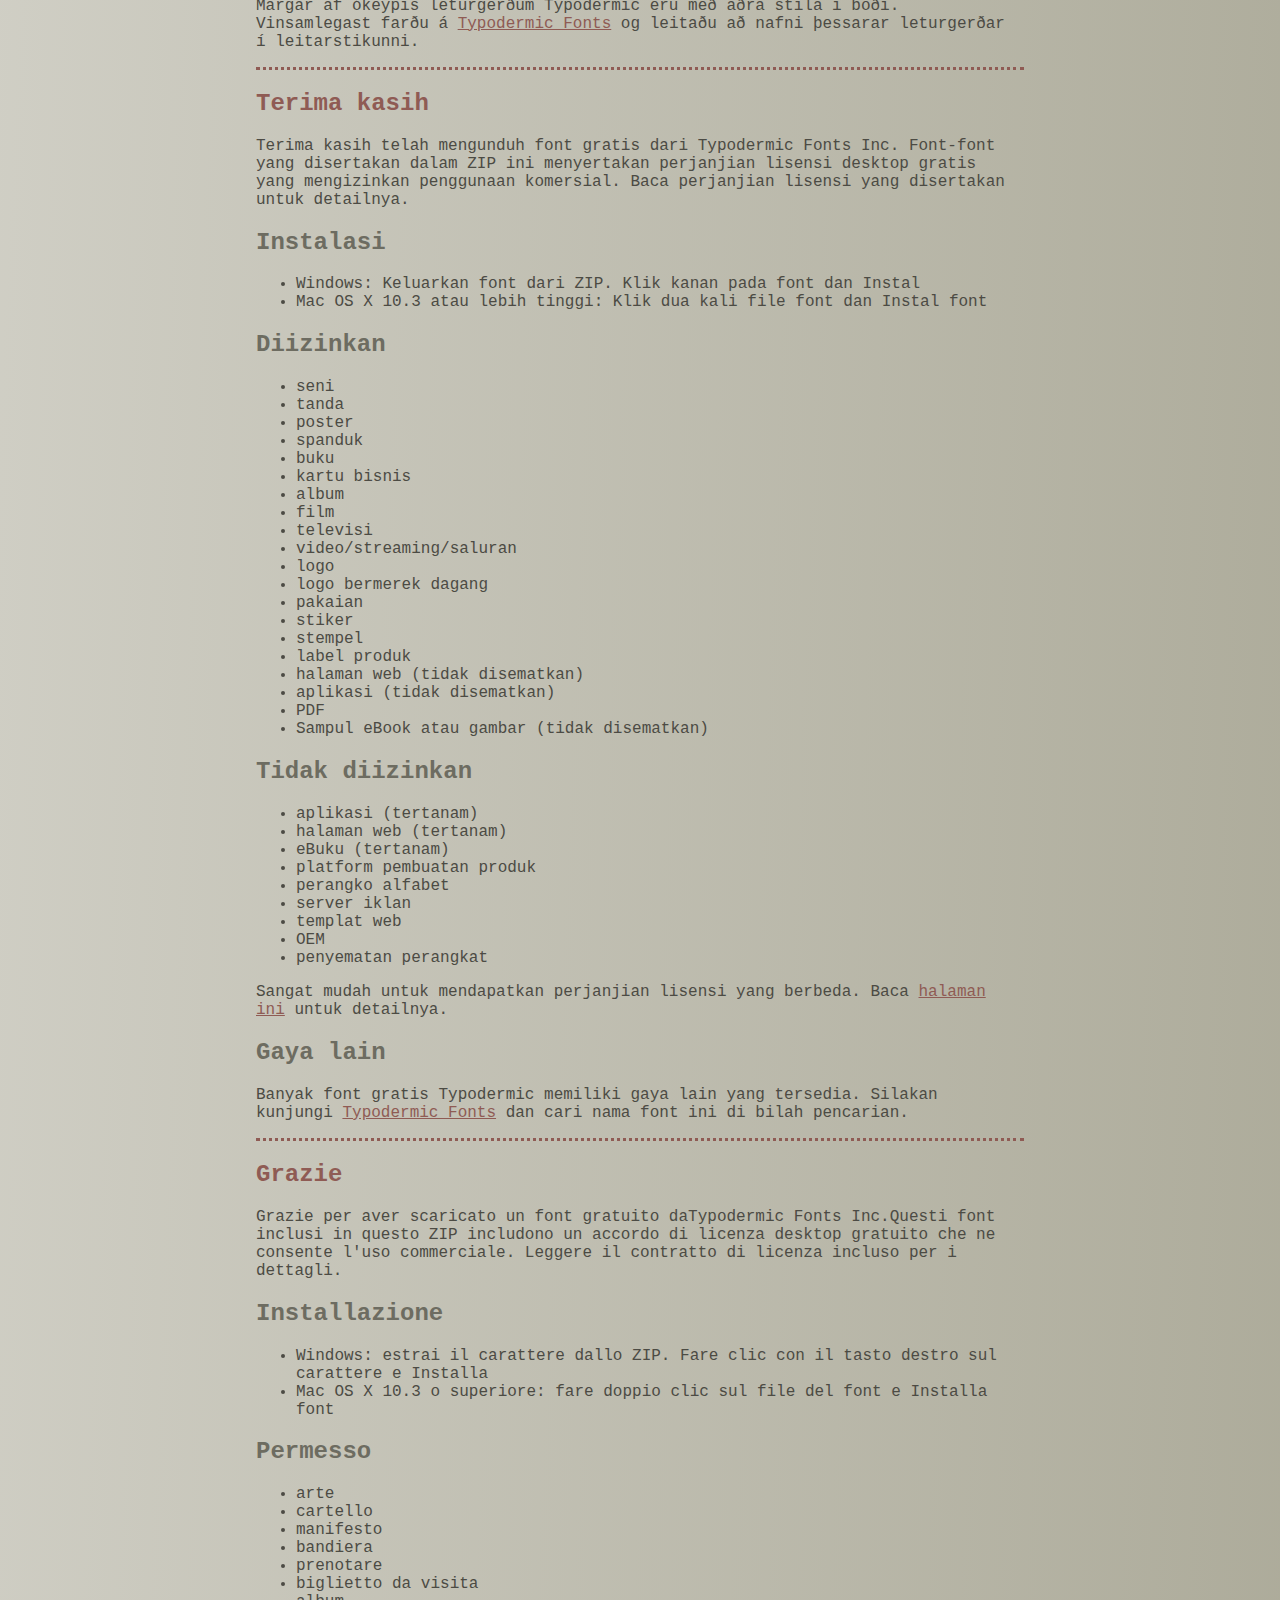
<file: assets/fonts/coolvetica/read-this.html>
<head>
<meta http-equiv="Content-Type" content="text/html; charset=utf-8">
<title>Typodermic Fonts Inc. Free Font Instructions 2023</title>
<style type="text/css">
body {margin:30px 20% 120px 20%; padding:0px; font-family:Consolas, Courier, sans-serif; color:#4c4b44; background-color:#c2c1b3;
/* IE10 Consumer Preview */ 
background-image: -ms-linear-gradient(top left, #DEDDD6 0%, #9D9B87 100%);
/* Mozilla Firefox */ 
background-image: -moz-linear-gradient(top left, #DEDDD6 0%, #9D9B87 100%);
/* Opera */ 
background-image: -o-linear-gradient(top left, #DEDDD6 0%, #9D9B87 100%);
/* Webkit (Safari/Chrome 10) */ 
background-image: -webkit-gradient(linear, left top, right bottom, color-stop(0, #DEDDD6), color-stop(1, #9D9B87));
/* Webkit (Chrome 11+) */ 
background-image: -webkit-linear-gradient(top left, #DEDDD6 0%, #9D9B87 100%);
/* W3C Markup, IE10 Release Preview */ 
background-image: linear-gradient(to bottom right, #DEDDD6 0%, #9D9B87 100%);
	}
h2 {color:#6d6c61;}
a {color:#8f5b54;}
a:hover {color:#ffffff; background-color:#9a998c;}
hr.dotted {border: 0; border-top: 3px dotted #8f5b54;}
</style>
</head>

<body>

<br>

<p translate="no">
<a href="#German">Deutsch</a>
<a href="#Spanish">Español</a>
<a href="#French">Français</a>
<a href="#Arabic">العربية</a>
<a href="#Chinese">中国简体</a>
<a href="#Chinese(trad)">簡體字</a>
<a href="#Czech">Čeština</a>
<a href="#Greek">Ελληνικά</a>
<a href="#Hebrew">עִבְרִית</a>
<a href="#Hindi">हिन्दी</a>
<a href="#Hungarian">Magyar</a>
<a href="#Icelandic">Íslenska</a>
<a href="#Indonesian">Indonesia</a>
<a href="#Italian">Italiano</a>
<a href="#Korean">한국말</a>
<a href="#Japanese">日本語</a>
<a href="#Norwegian">Norsk</a>
<a href="#Polish">Język&nbsp;Polski</a>
<a href="#Portuguese">Português</a>
<a href="#Punjabi">ਪੰਜਾਬੀ</a>
<a href="#Romanian">Română</a>
<a href="#Russian">Русский</a>
<a href="#Swedish">Svenska</a>
<a href="#Tamil">தமிழ்</a>
<a href="#Thai">ภาษาไทย</a>
<a href="#Turkish">Türkçe</a>
<a href="#Ukrainian">Українська&nbsp;мова</a>
<a href="#Vietnamese">Tiếng&nbsp;Việt</a>
</p>

<h2>Thank you</h2>

<p>Thanks for downloading a free font from <span translate="no">Typodermic Fonts Inc.</span> These fonts included in this ZIP include a free desktop license agreement which permits commercial use. Read the included license agreement for details.</p>


<h2>Installation</h2>
<ul><li>Windows: Get the font out of the ZIP. Right-click on the font and <em>Install</em><li>Mac OS X 10.3 or above: Double-click the font file and <em>Install font</em></ul>

<h2>Allowed</h2>

<ul>
<li>art</li>
<li>sign</li>
<li>poster</li>
<li>banner</li>
<li>book</li>
<li>business card</li>
<li>album</li>
<li>movie</li>
<li>television</li>
<li>video/streaming/channels</li>
<li>logo</li>
<li>trademarked logo</li>
<li>clothing</li>
<li>sticker</li>
<li>stamp</li>
<li>product label</li>
<li>web page (not embedded)</li>
<li>app (not embedded)</li>
<li>PDF</li>
<li>eBook cover or images (not embedded)</li>
</ul>

<h2>Not allowed</h2>

<ul>
<li>app (embedded)</li>
<li>web page (embedded)</li>
<li>eBook (embedded)</li>
<li>product creation platform</li>
<li>alphabet stamps</li>
<li>advertisment server</li>
<li>web template</li>
<li>OEM</li>
<li>device embedding</li>
</ul>

<p>It&rsquo;s easy to get a different license agreement. Read the <a href="https://typodermicfonts.com/license/">this page</a> for details. </p>

<h2>Other styles</h2>

<p>Many of Typodermic's free fonts have other styles available. Please visit <a href="https://typodermicfonts.com">Typodermic Fonts</a> and search for the name of this font in the search bar.</p>

<hr class="dotted">

<h2><a id="German">Danke dir</a></h2>

<p>Vielen Dank, dass Sie eine kostenlose Schriftart von heruntergeladen haben Typodermic Fonts Inc. Diese in diesem ZIP enthaltenen Schriftarten beinhalten eine kostenlose Desktop-Lizenzvereinbarung, die eine kommerzielle Nutzung erlaubt. Lesen Sie die beigefügte Lizenzvereinbarung für Details.</p>


<h2>Installation</h2>
<ul><li>Windows: Holen Sie sich die Schriftart aus dem ZIP. Klicken Sie mit der rechten Maustaste auf die Schriftart und installieren Sie si<li>Mac OS X 10.3 oder höher: Doppelklicken Sie auf die Schriftartdatei und Schriftart installieren </ul>

<h2>Erlaubt</h2>

<ul>
<li>Kunst</li>
<li>Zeichen</li>
<li>Poster</li>
<li>Banner</li>
<li>Buchen</li>
<li>Visitenkarte</li>
<li>Album</li>
<li>Film</li>
<li>Fernsehen</li>
<li>Video/Streaming/Kanäle</li>
<li>Logo</li>
<li>markenrechtlich geschütztes Logo</li>
<li>Kleidung</li>
<li>Aufkleber</li>
<li>Briefmarke</li>
<li>Produktetikett</li>
<li>Webseite (nicht eingebettet)</li>
<li>App (nicht eingebettet)</li>
<li>PDF</li>
<li>eBook-Cover oder Bilder (nicht eingebettet)</li>
</ul>

<h2>Nicht erlaubt</h2>

<ul>
<li>App (eingebettet)</li>
<li>Webseite (eingebettet)</li>
<li>eBook (eingebettet)</li>
<li>Produkterstellungsplattform</li>
<li>Alphabet-Briefmarken</li>
<li>Werbeserver</li>
<li>Web-Vorlage</li>
<li>Erstausrüster</li>
<li>Geräteeinbettung</li>
</ul>

<p>Es ist einfach, eine andere Lizenzvereinbarung zu erhalten. Lesen Sie <a href="https://typodermicfonts.com/license/">diese Seite</a> für Details.</p>

<h2>Andere Stile</h2>

<p>Für viele der kostenlosen Schriftarten von Typodermic sind andere Stile verfügbar. Bitte besuchen Sie <a href="https://typodermicfonts.com">Typodermic Fonts</a> und suchen Sie in der Suchleiste nach dem Namen dieser Schriftart.</p>


<hr class="dotted">

<h2><a id="Spanish">Gracias</a></h2>

<p>Gracias por descargar una fuente gratuita de Typodermic Fonts Inc. Estas fuentes incluidas en este ZIP incluyen un acuerdo de licencia de escritorio gratuito que permite el uso comercial. Lea el acuerdo de licencia incluido para más detalles.</p>


<h2>Instalación</h2>
<ul><li>Windows: Saque la fuente del ZIP. Haga clic derecho en la fuente e instalar <li>Mac OS X 10.3 o superior: haga doble clic en el archivo de fuente e instale la fuente</ul>

<h2>Permitido</h2>

<ul>
<li>Arte</li>
<li>signo</li>
<li>póster</li>
<li>bandera</li>
<li>libro</li>
<li>tarjeta de visita</li>
<li>álbum</li>
<li>película</li>
<li>televisión</li>
<li>video/transmisión/canales</li>
<li>logo</li>
<li>logotipo de marca registrada</li>
<li>ropa</li>
<li>pegatina</li>
<li>estampilla</li>
<li>etiqueta del producto</li>
<li>página web (no incrustada)</li>
<li>aplicación (no incrustada)</li>
<li>PDF</li>
<li>Portada del libro electrónico o imágenes (no incrustadas)</li>
</ul>


<h2>No permitido</h2>

<ul>
<li>aplicación (incrustada)</li>
<li>página web (incrustada)</li>
<li>eBook (incrustado)</li>
<li>plataforma de creación de productos</li>
<li>sellos del alfabeto</li>
<li>servidor de anuncios</li>
<li>plantilla web</li>
<li>OEM</li>
<li>incrustación de dispositivo</li>
</ul>

<p>Es fácil obtener un acuerdo de licencia diferente. Lea <a href="https://typodermicfonts.com/license/">esta página</a> para más detalles.</p>

<h2>Otros estilos</h2>

<p>Muchas de las fuentes gratuitas de Typodermic tienen otros estilos disponibles. Visite  <a href="https://typodermicfonts.com">Typodermic Fonts</a> y busque el nombre de esta fuente en la barra de búsqueda.</p>


<hr class="dotted">

<h2><a id="French">Merci</a></h2>

<p>Merci d'avoir téléchargé une police gratuite sur Typodermic Fonts Inc. Ces polices incluses dans ce ZIP incluent un accord de licence de bureau gratuit qui permet une utilisation commerciale. Lisez le contrat de licence inclus pour plus de détails.</p>


<h2>Installation</h2>
<ul><li>Windows : extrayez la police du ZIP. Faites un clic droit sur la police et installez<li>Mac OS X 10.3 ou supérieur : double-cliquez sur le fichier de police et installez la police</ul>
  



<h2>Autorisé</h2>

<ul>
<li>de l'art</li>
<li>pancarte</li>
<li>affiche</li>
<li>bannière</li>
<li>livre</li>
<li>carte de visite</li>
<li>album</li>
<li>film</li>
<li>télévision</li>
<li>vidéo/streaming/chaînes</li>
<li>logo</li>
<li>logo de marque</li>
<li>Vêtements</li>
<li>autocollant</li>
<li>timbre</li>
<li>étiquette du produit</li>
<li>page Web (non intégrée)</li>
<li>application (non intégrée)</li>
<li>PDF</li>
<li>Couverture ou images d'eBook (non intégrées)</li>
</ul>
 


<h2>Interdit</h2>

<ul>
<li>application (intégrée)</li>
<li>page Web (intégrée)</li>
<li>eBook (intégré)</li>
<li>plateforme de création de produits</li>
<li>timbres alphabétiques</li>
<li>serveur de publicité</li>
<li>modèle web</li>
<li>FEO</li>
<li>intégration de l'appareil</li>
</ul>

<p>Il est facile d'obtenir un autre contrat de licence. Lisez  <a href="https://typodermicfonts.com/license/">cette page</a> pour plus de détails.</p>

<h2>Autres modèles</h2>

<p>De nombreuses polices gratuites de Typodermic proposent d'autres styles. Veuillez visiter  <a href="https://typodermicfonts.com">Typodermic Fonts</a> et rechercher le nom de cette police dans la barre de recherche.</p>


<hr class="dotted">

<h2><a id="Arabic">شكرًا لك</a></h2>

<p>

شكرا لتحميل الخط المجاني من Typodermic Fonts Inc. تتضمن هذه الخطوط المضمنة في ملف ZIP هذا اتفاقية ترخيص سطح مكتب مجانية تسمح بالاستخدام التجاري. اقرأ اتفاقية الترخيص المضمنة للحصول على التفاصيل.</p>


<h2>التركيب</h2>
<ul><li>Windows: أخرج الخط من ملف ZIP. انقر بزر الماوس الأيمن فوق الخط وتثبيت
    نظام التشغيل <li>Mac OS X 10.3 أو إصدار أحدث: انقر نقرًا مزدوجًا فوق ملف الخط وقم بتثبيت الخط</em></ul>

<h2>مسموح</h2>

<ul>
<li>فن</li>
<li>لافتة</li>
<li>ملصق</li>
<li>لافتة</li>
<li>كتاب</li>
<li>بطاقة العمل</li>
<li>الألبوم</li>
<li>فيلم</li>
<li>التلفاز</li>
<li>فيديو / تدفق / قنوات</li>
<li>شعار</li>
<li>شعار مسجّل كعلامة تجارية</li>
<li>ملابس</li>
<li>ملصق</li>
<li>ختم</li>
<li>ملصق المنتج</li>
<li>صفحة ويب (غير مضمنة)</li>
<li>التطبيق (غير مضمن)</li>
<li>بي دي إف</li>
<li>غلاف الكتاب الإلكتروني أو الصور (غير مضمنة)</li>
</ul>

<h2>غير مسموح</h2>

<ul>
<li>التطبيق (مضمن)</li>
<li>صفحة الويب (مضمنة)</li>
<li>كتاب إلكتروني (مضمن)</li>
<li>منصة إنشاء المنتجات</li>
<li>طوابع الأبجدية</li>
<li>خادم الإعلان</li>
<li>قالب الويب</li>
<li>OEM</li>
<li>تضمين الجهاز</li>
</ul>

<p>من السهل  للحصول على <a href="https://typodermicfonts.com/license/">هذه الصفحة</a>  اقرأ هذه الصفحة للحصول على التفاصي</p>


<h2>أنماط أخرى</h2>

<p>العديد من الخطوط المجانية في Typodermic لها أنماط أخرى متاحة. يرجى زيارة <a href="https://typodermicfonts.com">TTypodermic Fonts</a> والبحث عن اسم هذا الخط في شريط البحث.</p>


<hr class="dotted">

<h2><a id="Chinese">谢谢</a></h2>

<p>感谢您从以下位置下载免费字体Typodermic Fonts Inc.此 ZIP 中包含的这些字体包括允许商业使用的免费桌面许可协议。阅读随附的许可协议了解详细信息。</p>


<h2>安装</h2>
<ul><li>Windows：从 ZIP 中获取字体。右键单击字体并安装<li>Mac OS X 10.3 或更高版本：双击字体文件并安装字体 </ul>

<h2>允许</h2>





<ul>
<li>艺术</li>
<li>符号</li>
<li>海报</li>
<li>横幅</li>
<li>书</li>
<li>名片</li>
<li>专辑</li>
<li>电影</li>
<li>电视</li>
<li>视频/流媒体/频道</li>
<li>商标</li>
<li>商标标志</li>
<li>服装</li>
<li>贴纸</li>
<li>邮票</li>
<li>产品标签</li>
<li>网页（未嵌入）</li>
<li>应用程序（未嵌入）</li>
<li>PDF</li>
<li>电子书封面或图像（未嵌入）</li>
</ul>

<h2>不允许</h2>

<ul>
<li>应用程序（嵌入式）</li>
<li>网页（嵌入式）</li>
<li>电子书（嵌入式）</li>
<li>产品创造平台</li>
<li>字母邮票</li>
<li>广告服务器</li>
<li>网页模板</li>
<li>贴牌生产</li>
<li>设备嵌入</li>
</ul>

<p>很容易获得不同的许可协议。阅读<a href="https://typodermicfonts.com/license/">此页面</a>了解详情。</p>

<h2>其他款式</h2>

<p>Typodermic 的许多免费字体都有其他可用的样式。请访问<a href="https://typodermicfonts.com">Typodermic Fonts</a>并在搜索栏中搜索此字体的名称。</p>


<hr class="dotted">

<h2><a id="Chinese(trad)">謝謝</a></h2>

<p>感謝您從以下位置下載免費字體Typodermic Fonts Inc。 此 ZIP 中包含的這些字體包括允許商業使用的免費桌面許可協議。閱讀隨附的許可協議了解詳細信息。</p>


<h2>安裝</h2>
<ul><li>Windows：從 ZIP 中獲取字體。右鍵單擊字體並安裝<li>Mac OS X 10.3 或更高版本：雙擊字體文件並安裝字體 </ul>

<h2>允許</h2>

<ul>
<li>藝術</li>
<li>符號</li>
<li>海報</li>
<li>橫幅</li>
<li>書</li>
<li>名片</li>
<li>專輯</li>
<li>電影</li>
<li>電視</li>
<li>視頻/流媒體/頻道</li>
<li>商標</li>
<li>商標標誌</li>
<li>服裝</li>
<li>貼紙</li>
<li>郵票</li>
<li>產品標籤</li>
<li>網頁（未嵌入）</li>
<li>應用程序（未嵌入）</li>
<li>PDF</li>
<li>電子書封面或圖像（未嵌入）</li>


</ul>

<h2>不允許</h2>

<ul>
<li>應用程序（嵌入式）</li>
<li>網頁（嵌入式）</li>
<li>電子書（嵌入式）</li>
<li>產品創造平台</li>
<li>字母郵票</li>
<li>廣告服務器</li>
<li>網頁模板</li>
<li>貼牌生產</li>
<li>設備嵌入</li>
</ul>

<p>很容易獲得不同的許可協議。閱讀<a href="https://typodermicfonts.com/license/">此頁面</a>了解詳情。</p>

<h2>其他款式</h2>

<p>Typodermic 的許多免費字體都有其他可用的樣式。請訪問<a href="https://typodermicfonts.com">Typodermic Fonts</a>並在搜索欄中搜索此字體的名稱。</p>


<hr class="dotted">

<h2><a id="Czech">Děkuju</a></h2>

<p>Děkujeme, že jste si zdarma stáhli písmo z Typodermic Fonts Inc. Tato písma obsažená v tomto ZIP zahrnují bezplatnou licenční smlouvu pro stolní počítače, která umožňuje komerční použití. Podrobnosti naleznete v přiložené licenční smlouvě.</p>


<h2>Instalace</h2>
<ul><li>Windows: Získejte písmo ze ZIP. Klepněte pravým tlačítkem myši na písmo a nainstalujte <li>Mac OS X 10.3 nebo vyšší: Poklepejte na soubor s písmem a vyberte Instalovat písmo </ul>

<h2>Povoleno</h2>

<ul>
<li>umění</li>
<li>podepsat</li>
<li>plakát</li>
<li>prapor</li>
<li>rezervovat</li>
<li>vizitka</li>
<li>album</li>
<li>film</li>
<li>televize</li>
<li>video/streaming/kanály</li>
<li>logo</li>
<li>logo s ochrannou známkou</li>
<li>oblečení</li>
<li>nálepka</li>
<li>razítko</li>
<li>štítek produktu</li>
<li>webová stránka (není vložená)</li>
<li>aplikace (není vložená)</li>
<li>PDF</li>
<li>Obálka nebo obrázky elektronické knihy (nevložené)</li>
</ul>

<h2>Nepovoleno</h2>

<ul>
<li>aplikace (vložená)</li>
<li>webová stránka (vložená)</li>
<li>e-kniha (vložená)</li>
<li>platforma pro tvorbu produktů</li>
<li>abecední razítka</li>
<li>reklamní server</li>
<li>webová šablona</li>
<li>OEM</li>
<li>zabudování zařízení</li>
</ul>

<p>Je snadné získat jinou licenční smlouvu. Podrobnosti si přečtěte na <a href="https://typodermicfonts.com/license/">této stránce</a>.

<h2>Jiné styly</h2>

<p>Mnoho bezplatných písem Typodermic má k dispozici další styly. Navštivte prosím <a href="https://typodermicfonts.com">Typodermic Fonts</a> a vyhledejte název tohoto písma ve vyhledávací liště.</p>

<hr class="dotted">

<h2><a id="Greek">Σας ευχαριστώ</a></h2>

<p>Ευχαριστούμε για τη λήψη μιας δωρεάν γραμματοσειράς από Typodermic Fonts Inc. Αυτές οι γραμματοσειρές που περιλαμβάνονται σε αυτό το ZIP περιλαμβάνουν μια δωρεάν άδεια χρήσης επιτραπέζιου υπολογιστή που επιτρέπει την εμπορική χρήση. Διαβάστε τη συμφωνία άδειας χρήσης που περιλαμβάνεται για λεπτομέρειες.</p>


<h2>Εγκατάσταση</h2>
<ul><li>Windows: Βγάλτε τη γραμματοσειρά από το ZIP. Κάντε δεξί κλικ στη γραμματοσειρά και Εγκαταστήστε <li>Mac OS X 10.3 ή νεότερη έκδοση: Κάντε διπλό κλικ στο αρχείο γραμματοσειράς και Εγκατάσταση γραμματοσειράς</ul>

<h2>Επιτρέπεται</h2>

<ul>
<li>τέχνη</li>
<li>σημάδι</li>
<li>αφίσα</li>
<li>πανό</li>
<li>Βιβλίο</li>
<li>επαγγελματική κάρτα</li>
<li>άλμπουμ</li>
<li>ταινία</li>
<li>τηλεόραση</li>
<li>βίντεο/ροή/κανάλια</li>
<li>λογότυπο</li>
<li>λογότυπο με εμπορικό σήμα</li>
<li>είδη ένδυσης</li>
<li>αυτοκόλλητη ετικέτα</li>
<li>σφραγίδα</li>
<li>ετικέτα προϊόντος</li>
<li>ιστοσελίδα (μη ενσωματωμένη)</li>
<li>εφαρμογή (μη ενσωματωμένη)</li>
<li>PDF</li>
<li>Εξώφυλλο ή εικόνες ebook (όχι ενσωματωμένα)</li>
</ul>

<h2>Δεν επιτρέπεται</h2>

<ul>
<li>εφαρμογή (ενσωματωμένη)</li>
<li>ιστοσελίδα (ενσωματωμένη)</li>
<li>eBook (ενσωματωμένο)</li>
<li>πλατφόρμα δημιουργίας προϊόντων</li>
<li>γραμματόσημα αλφαβήτου</li>
<li>διακομιστής διαφήμισης</li>
<li>πρότυπο ιστού</li>
<li>OEM</li>
<li>ενσωμάτωση συσκευής</li>
</ul>

<p>Είναι εύκολο να αποκτήσετε μια διαφορετική συμφωνία άδειας χρήσης. Διαβάστε <a href="https://typodermicfonts.com/license/">αυτήν τη σελίδα</a> για λεπτομέρειες.</p>

<h2>Άλλα στυλ</h2>

<p>Πολλές από τις δωρεάν γραμματοσειρές του Typodermic έχουν άλλα στυλ διαθέσιμα. Επισκεφτείτε το <a href="https://typodermicfonts.com">Typodermic Fonts</a> και αναζητήστε το όνομα αυτής της γραμματοσειράς στη γραμμή αναζήτησης.</p>


<hr class="dotted">

<h2><a id="Hebrew">תודה</a></h2>

<p>תודה שהורדת פונט בחינם מTypodermic Fonts Inc.גופנים אלה הכלולים ב-ZIP זה כוללים הסכם רישיון חינם לשולחן העבודה המאפשר שימוש מסחרי. קרא את הסכם הרישיון הכלול לפרטים.</p>


<h2>הַתקָנָה</h2>
<ul><li>Windows: הוצא את הגופן מה-ZIP. לחץ לחיצה ימנית על הגופן והתקן<li>Mac OS X 10.3 ומעלה: לחץ פעמיים על קובץ הגופן והתקן גופן</ul>

   
<h2>מוּתָר</h2>

<ul>
<li>אומנות</li>
<li>סִימָן</li>
<li>פּוֹסטֵר</li>
<li>דֶגֶל</li>
<li>סֵפֶר</li>
<li>כרטיס עסקים</li>
<li>אַלבּוֹם</li>
<li>סרט</li>
<li>טֵלֶוִיזִיָה</li>
<li>וידאו/סטרימינג/ערוצים</li>
<li>סֵמֶל</li>
<li>לוגו סימן מסחרי</li>
<li>הַלבָּשָׁה</li>
<li>מַדבֵּקָה</li>
<li>חותמת</li>
<li>תווית המוצר</li>
<li>דף אינטרנט (לא מוטבע)</li>
<li>אפליקציה (לא משובצת)</li>
<li>PDF</li>
<li>כריכה או תמונות של ספר אלקטרוני (לא משובצים)</li>
</ul>

<h2>לא מורשה</h2>

<ul>
<li>אפליקציה (מוטבעת)</li>
<li>דף אינטרנט (מוטבע)</li>
<li>ספר אלקטרוני (מוטבע)</li>
<li>פלטפורמת יצירת מוצר</li>
<li>חותמות אלפבית</li>
<li>שרת פרסומות</li>
<li>תבנית אינטרנט</li>
<li>OEM</li>
<li>הטמעת מכשיר</li>
</ul>

<p>קל להשיג הסכם רישיון אחר. קרא את הדף <a href="https://typodermicfonts.com/license/">הזה</a> לפרטים.</p>

<h2>סגנונות אחרים</h2>

<p>לרבים מהגופנים החינמיים של Typodermic יש סגנונות אחרים זמינים. אנא בקר בגופנים מסוג <a href="https://typodermicfonts.com">Typodermic</a> וחפש את השם של גופן זה בשורת החיפוש.</p>

<hr class="dotted">

<h2><a id="Hindi">शुक्रिया</a></h2>

<p>से निःशुल्क फ़ॉन्ट डाउनलोड करने के लिए धन्यवादTypodermic Fonts Inc.इस जिप में शामिल इन फोंट में एक मुफ्त डेस्कटॉप लाइसेंस समझौता शामिल है जो व्यावसायिक उपयोग की अनुमति देता है। विवरण के लिए शामिल लाइसेंस समझौते को पढ़ें।</p>


<h2>इंस्टालेशन</h2>
<ul><li>Windows: जिप से फॉन्ट निकालें। फ़ॉन्ट पर राइट-क्लिक करें और इंस्टॉल करें<li>Mac OS X 10.3 या इसके बाद के संस्करण: फ़ॉन्ट फ़ाइल पर डबल-क्लिक करें और फ़ॉन्ट इंस्टॉल करें </ul>

<h2>अनुमत</h2>

<ul>
<li>कला</li>
<li>संकेत</li>
<li>पोस्टर</li>
<li>बैनर</li>
<li>किताब</li>
<li>बिज़नेस कार्ड</li>
<li>एल्बम</li>
<li>चलचित्र</li>
<li>टेलीविजन</li>
<li>वीडियो/स्ट्रीमिंग/चैनल</li>
<li>प्रतीक चिन्ह</li>
<li>ट्रेडमार्क लोगो</li>
<li>कपड़े</li>
<li>कँटिया</li>
<li>टिकट</li>
<li>उत्पाद लेबल</li>
<li>वेब पेज (एम्बेडेड नहीं)</li>
<li>ऐप (एम्बेडेड नहीं)</li>
<li>पीडीएफ</li>
<li>ईबुक कवर या छवियां (एम्बेडेड नहीं)</li>
</ul>

<h2>अनुमति नहीं</h2>

<ul>
<li>ऐप (एम्बेडेड)</li>
<li>वेब पेज (एम्बेडेड)</li>
<li>ईबुक (एम्बेडेड)</li>
<li>उत्पाद निर्माण मंच</li>
<li>वर्णमाला टिकटें</li>
<li>विज्ञापन सर्वर</li>
<li>वेब टेम्पलेट</li>
<li>ओईएम</li>
<li>डिवाइस एम्बेडिंग</li>
</ul>

<p>एक अलग लाइसेंस अनुबंध प्राप्त करना आसान है। विवरण के लिए <a href="https://typodermicfonts.com/license/">इस पेज</a> को पढ़ें ।</p>

<h2>अन्य शैलियाँ</h2>

<p>टाइपोडर्मिक के कई मुफ्त फोंट में अन्य शैलियाँ उपलब्ध हैं। कृपया <a href="https://typodermicfonts.com">टाइपोडर्मिक फ़ॉन्ट्स</a> पर जाएं और सर्च बार में इस फ़ॉन्ट का नाम खोजें।</p>


<hr class="dotted">

<h2><a id="Hungarian">Köszönöm</a></h2>

<p>Köszönjük, hogy letöltött egy ingyenes betűtípust innen Typodermic Fonts Inc. A ZIP-ben található betűtípusok ingyenes asztali licencszerződést tartalmaznak, amely lehetővé teszi a kereskedelmi felhasználást. A részletekért olvassa el a mellékelt licencszerződést.</p>


<h2>Telepítés</h2>
<ul><li>Windows: Vegye ki a fontot a ZIP-ből. Kattintson a jobb gombbal a betűtípusra, és telepítse <li>Mac OS X 10.3 vagy újabb: Kattintson duplán a betűtípusfájlra, és kattintson a betűtípus telepítésére </ul>

<h2>Engedélyezett</h2>

<ul>
<li>Művészet</li>
<li>jel</li>
<li>poszter</li>
<li>transzparens</li>
<li>könyv</li>
<li>névjegykártya</li>
<li>album</li>
<li>film</li>
<li>televízió</li>
<li>videó/streaming/csatornák</li>
<li>logó</li>
<li>védjegyes logó</li>
<li>ruházat</li>
<li>matrica</li>
<li>bélyeg</li>
<li>termékcímkét</li>
<li>weboldal (nem beágyazott)</li>
<li>alkalmazás (nem beágyazott)</li>
<li>PDF</li>
<li>e-könyv borítója vagy képek (nem beágyazva)</li>
</ul>

<h2>Nem megengedett</h2>

<ul>
<li>alkalmazás (beágyazott)</li>
<li>weboldal (beágyazott)</li>
<li>e-könyv (beágyazott)</li>
<li>termékkészítő platform</li>
<li>ábécé bélyegek</li>
<li>hirdetési szerver</li>
<li>web sablon</li>
<li>OEM</li>
<li>eszközbeágyazás</li>
</ul>

<p>Könnyű más licencszerződést kötni. Olvassa el <a href="https://typodermicfonts.com/license/">ezt az oldalt</a> a részletekért.</p>

<h2>Egyéb stílusok</h2>

<p>A Typodermic ingyenes betűtípusai közül sok más stílus is elérhető. Kérjük, látogasson el a <a href="https://typodermicfonts.com">Typodermic Fonts</a> oldalra , és keresse meg ennek a betűtípusnak a nevét a keresősávban.</p>


<hr class="dotted">

<h2><a id="Icelandic">Þakka þér fyrir</a></h2>

<p>Takk fyrir að hlaða niður ókeypis leturgerð frá Typodermic Fonts Inc. Þessar leturgerðir sem fylgja með í þessari ZIP innihalda ókeypis leyfissamning fyrir skrifborð sem leyfir notkun í atvinnuskyni. Lestu meðfylgjandi leyfissamning fyrir frekari upplýsingar.</p>

<h2>Uppsetning</h2>
<ul><li>Windows: Fáðu leturgerðina úr ZIP. Hægrismelltu á leturgerðina og Settu upp <li>Mac OS X 10.3 eða nýrri: Tvísmelltu á leturgerðina og Settu upp leturgerð</ul>

<h2>Leyfilegt</h2>

<ul>
<li>list</li>
<li>merki</li>
<li>plakat</li>
<li>borði</li>
<li>bók</li>
<li>nafnspjald</li>
<li>albúm</li>
<li>kvikmynd</li>
<li>sjónvarp</li>
<li>myndband/straumspilun/rásir</li>
<li>lógó</li>
<li>vörumerki</li>
<li>fatnað</li>
<li>límmiða</li>
<li>Stimpill</li>
<li>vörumerki</li>
<li>vefsíðu (ekki innbyggð)</li>
<li>app (ekki innbyggt)</li>
<li>PDF</li>
<li>Rafbókarkápa eða myndir (ekki innfelldar)</li>
</ul>

<h2>Ekki leyft</h2>

<ul>
<li>app (innfellt)</li>
<li>vefsíða (innfelld)</li>
<li>Rafbók (innfelld)</li>
<li>vettvangur fyrir vörusköpun</li>
<li>stafrófsfrímerki</li>
<li>auglýsingaþjónn</li>
<li>vefsniðmát</li>
<li>OEM</li>
<li>innfelling tækis</li>
</ul>

<p>Það er auðvelt að fá annan leyfissamning. Lestu <a href="https://typodermicfonts.com/license/">þessa síðu</a> fyrir nánari upplýsingar.</p>

<h2>Aðrir stílar</h2>

<p>Margar af ókeypis leturgerðum Typodermic eru með aðra stíla í boði. Vinsamlegast farðu á <a href="https://typodermicfonts.com">Typodermic Fonts</a> og leitaðu að nafni þessarar leturgerðar í leitarstikunni.</p>


<hr class="dotted">

<h2><a id="Indonesian">Terima kasih</a></h2>

<p>Terima kasih telah mengunduh font gratis dari Typodermic Fonts Inc. Font-font yang disertakan dalam ZIP ini menyertakan perjanjian lisensi desktop gratis yang mengizinkan penggunaan komersial. Baca perjanjian lisensi yang disertakan untuk detailnya.</p>


<h2>Instalasi</h2>
<ul><li>Windows: Keluarkan font dari ZIP. Klik kanan pada font dan Instal <li>Mac OS X 10.3 atau lebih tinggi: Klik dua kali file font dan Instal font </ul>

<h2>Diizinkan</h2>

<ul>
<li>seni</li>
<li>tanda</li>
<li>poster</li>
<li>spanduk</li>
<li>buku</li>
<li>kartu bisnis</li>
<li>album</li>
<li>film</li>
<li>televisi</li>
<li>video/streaming/saluran</li>
<li>logo</li>
<li>logo bermerek dagang</li>
<li>pakaian</li>
<li>stiker</li>
<li>stempel</li>
<li>label produk</li>
<li>halaman web (tidak disematkan)</li>
<li>aplikasi (tidak disematkan)</li>
<li>PDF</li>
<li>Sampul eBook atau gambar (tidak disematkan)</li>
</ul>

<h2>Tidak diizinkan</h2>

<ul>
<li>aplikasi (tertanam)</li>
<li>halaman web (tertanam)</li>
<li>eBuku (tertanam)</li>
<li>platform pembuatan produk</li>
<li>perangko alfabet</li>
<li>server iklan</li>
<li>templat web</li>
<li>OEM</li>
<li>penyematan perangkat</li>
</ul>

<p>Sangat mudah untuk mendapatkan perjanjian lisensi yang berbeda. Baca <a href="https://typodermicfonts.com/license/">halaman ini</a> untuk detailnya.</p>

<h2>Gaya lain</h2>

<p>Banyak font gratis Typodermic memiliki gaya lain yang tersedia. Silakan kunjungi <a href="https://typodermicfonts.com">Typodermic Fonts</a> dan cari nama font ini di bilah pencarian.</p>


<hr class="dotted">

<h2><a id="Italian">Grazie</a></h2>

<p>Grazie per aver scaricato un font gratuito daTypodermic Fonts Inc.Questi font inclusi in questo ZIP includono un accordo di licenza desktop gratuito che ne consente l'uso commerciale. Leggere il contratto di licenza incluso per i dettagli.</p>


<h2>Installazione</h2>
<ul><li>Windows: estrai il carattere dallo ZIP. Fare clic con il tasto destro sul carattere e Installa <li>Mac OS X 10.3 o superiore: fare doppio clic sul file del font e Installa font</ul>

<h2>Permesso</h2>

<ul>
<li>arte</li>
<li>cartello</li>
<li>manifesto</li>
<li>bandiera</li>
<li>prenotare</li>
<li>biglietto da visita</li>
<li>album</li>
<li>film</li>
<li>televisione</li>
<li>video/streaming/canali</li>
<li>logo</li>
<li>marchio registrato</li>
<li>capi di abbigliamento</li>
<li>etichetta</li>
<li>francobollo</li>
<li>etichetta del prodotto</li>
<li>pagina web (non incorporata)</li>
<li>app (non incorporata)</li>
<li>PDF</li>
<li>Copertina o immagini dell'eBook (non incorporate)</li>
</ul>

<h2>Non autorizzato</h2>

<ul>
<li>app (incorporata)</li>
<li>pagina web (incorporata)</li>
<li>eBook (incorporato)</li>
<li>piattaforma di creazione del prodotto</li>
<li>francobolli alfabetici</li>
<li>server pubblicitario</li>
<li>modello web</li>
<li>OEM</li>
<li>incorporamento del dispositivo</li>
</ul>

<p>È facile ottenere un contratto di licenza diverso. Leggi <a href="https://typodermicfonts.com/license/">questa pagina</a> per i dettagli.</p>

<h2>Altri stili</h2>

<p>Molti dei font gratuiti di Typodermic hanno altri stili disponibili. Si prega di visitare <a href="https://typodermicfonts.com">Typodermic Fonts</a> e cercare il nome di questo font nella barra di ricerca.</p>


<hr class="dotted">

<h2><a id="Korean">고맙습니다</a></h2>

<p>에서 무료 글꼴을 다운로드해 주셔서 감사합니다 Typodermic Fonts Inc. 이 ZIP에 포함된 이러한 글꼴에는 상업적 사용을 허용하는 무료 데스크톱 라이선스 계약이 포함되어 있습니다. 자세한 내용은 포함된 라이센스 계약을 읽으십시오.</p>


<h2>설치</h2>
<ul><li>Windows: ZIP에서 글꼴을 가져옵니다. 글꼴을 마우스 오른쪽 버튼으로 클릭하고 설치 <li>Mac OS X 10.3 이상: 글꼴 파일을 두 번 클릭하고 글꼴 설치</ul>

<h2>허용된</h2>

<ul>
<li>미술</li>
<li>징후</li>
<li>포스터</li>
<li>배너</li>
<li>도서</li>
<li>명함</li>
<li>앨범</li>
<li>영화</li>
<li>텔레비전</li>
<li>비디오/스트리밍/채널</li>
<li>심벌 마크</li>
<li>상표 로고</li>
<li>의류</li>
<li>상표</li>
<li>우표</li>
<li>제품 라벨</li>
<li>웹페이지(삽입되지 않음)</li>
<li>앱(삽입되지 않음)</li>
<li>PDF</li>
<li>eBook 표지 또는 이미지(삽입되지 않음)</li>
</ul>

<h2>허용되지 않음</h2>

<ul>
<li>앱(임베디드)</li>
<li>웹페이지(임베디드)</li>
<li>전자책(임베디드)</li>
<li>제품 제작 플랫폼</li>
<li>알파벳 우표</li>
<li>광고 서버</li>
<li>웹 템플릿</li>
<li>OEM</li>
<li>장치 임베딩</li>
</ul>

<p>
다른 라이센스 계약을 얻는 것은 쉽습니다. <a href="https://typodermicfonts.com/license/">자세한 내용은 이 페이지</a> 를 읽으십시오.</p>

<h2>다른 스타일</h2>

<p>많은 Typodermic의 무료 글꼴에는 다른 스타일을 사용할 수 있습니다. <a href="https://typodermicfonts.com">Typodermic Fonts</a> 를 방문 하여 검색창에서 이 글꼴의 이름을 검색하십시오.</p>


<hr class="dotted">

<h2><a id="Japanese">ありがとうございます</a></h2>

<p>から無料フォントをダウンロードしていただきありがとうございますTypodermic Fonts 株式会社。 この ZIP に含まれるこれらのフォントには、商用利用を許可する無料のデスクトップ ライセンス契約が含まれています。詳細については、同梱のライセンス契約をお読みください。</p>


<h2>インストール</h2>
<ul><li>Windows: ZIP からフォントを取得します。フォントを右クリックしてインストール <li>Mac OS X 10.3 以降: フォント ファイルをダブルクリックし、フォントをインストールします。 </ul>

<h2>許可</h2>

<ul>
<li>美術</li>
<li>サイン</li>
<li>ポスター</li>
<li>バナー</li>
<li>本</li>
<li>名刺</li>
<li>アルバム</li>
<li>映画</li>
<li>テレビ</li>
<li>ビデオ/ストリーミング/チャンネル</li>
<li>ロゴ</li>
<li>商標登録されたロゴ</li>
<li>衣類</li>
<li>ステッカー</li>
<li>切手</li>
<li>製品ラベル</li>
<li>Web ページ (埋め込まれていません)</li>
<li>アプリ (埋め込まれていません)</li>
<li>PDF</li>
<li>eBook の表紙または画像 (埋め込まれていないもの)</li>
</ul>

<h2>禁止</h2>

<ul>
<li>アプリ (組み込み)</li>
<li>Web ページ (埋め込み)</li>
<li>eBook (埋め込み)</li>
<li>プロダクトクリエーションプラットフォーム</li>
<li>アルファベットスタンプ</li>
<li>広告サーバー</li>
<li>ウェブ テンプレート</li>
<li>OEM</li>
<li>デバイス埋め込み</li>
</ul>

<p>別のライセンス契約を取得するのは簡単です。<a href="https://typodermicfonts.com/license/">詳しくはこちらのページ</a>をお読みください。</p>

<h2>その他のスタイル</h2>

<p>Typodermic のフリー フォントの多くには、他のスタイルが用意されています。<a href="https://typodermicfonts.com">Typodermic Fonts</a>にアクセスし、検索バーでこのフォントの名前を検索してください。 弊社は日本の会社ですので、お問い合わせフォームに日本語で入力してください。</p>


<hr class="dotted">

<h2><a id="Norwegian">Takk skal du ha</a></h2>

<p>Takk for at du lastet ned en gratis font fra Typodermic Fonts Inc. Disse skriftene som er inkludert i denne ZIP-filen inkluderer en gratis lisensavtale for skrivebord som tillater kommersiell bruk. Les den medfølgende lisensavtalen for detaljer.</p>


<h2>Installasjon</h2>
<ul><li>Windows: Få skriften ut av ZIP. Høyreklikk på skriften og installer <li>Mac OS X 10.3 eller nyere: Dobbeltklikk på skriftfilen og Installer skrift </ul>

<h2>Tillatt</h2>

<ul>
<li>Kunst</li>
<li>skilt</li>
<li>plakat</li>
<li>banner</li>
<li>bok</li>
<li>visittkort</li>
<li>album</li>
<li>film</li>
<li>fjernsyn</li>
<li>video/streaming/kanaler</li>
<li>logo</li>
<li>varemerkebeskyttet logo</li>
<li>klær</li>
<li>klistremerke</li>
<li>stemple</li>
<li>produktetikett</li>
<li>nettside (ikke innebygd)</li>
<li>app (ikke innebygd)</li>
<li>PDF</li>
<li>e-bokomslag eller bilder (ikke innebygd)</li>
</ul>

<h2>Ikke tillatt</h2>

<ul>
<li>app (innebygd)</li>
<li>nettside (innebygd)</li>
<li>e-bok (innebygd)</li>
<li>plattform for produktskaping</li>
<li>alfabetstempler</li>
<li>annonseserver</li>
<li>nettmal</li>
<li>OEM</li>
<li>innbygging av enheten</li>

</ul>

<p>Det er enkelt å få en annen lisensavtale. Les <a href="https://typodermicfonts.com/license/">denne siden</a> for detaljer.</p>

<h2>Andre stiler</h2>

<p>Mange av Typodermics gratis fonter har andre stiler tilgjengelig. Gå til <a href="https://typodermicfonts.com">Typodermic Fonts</a> og søk etter navnet på denne fonten i søkefeltet.</p>


<hr class="dotted">

<h2><a id="Polish">Dziękuję Ci</a></h2>

<p>Dziękujemy za pobranie darmowej czcionki z Typodermic Fonts Inc. Czcionki zawarte w tym pliku ZIP zawierają umowę licencyjną dotyczącą bezpłatnego komputera stacjonarnego, która zezwala na wykorzystanie komercyjne. Przeczytaj dołączoną umowę licencyjną, aby poznać szczegóły.</p>


<h2>Dozwolony</h2>
<ul><li>Windows: Pobierz czcionkę z ZIP-a. Kliknij czcionkę prawym przyciskiem myszy i zainstaluj<li>Mac OS X 10.3 lub nowszy: Kliknij dwukrotnie plik czcionki i Zainstaluj czcionkę </ul>

<h2>Allowed</h2>

<ul>
<li>sztuka</li>
<li>podpisać</li>
<li>plakat</li>
<li>transparent</li>
<li>książka</li>
<li>wizytówka</li>
<li>album</li>
<li>film</li>
<li>telewizja</li>
<li>wideo/transmisja strumieniowa/kanały</li>
<li>logo</li>
<li>znak firmowy</li>
<li>odzież</li>
<li>naklejka</li>
<li>znaczek</li>
<li>Etykieta produktu</li>
<li>strona internetowa (nie osadzona)</li>
<li>aplikacja (nie osadzona)</li>
<li>PDF</li>
<li>Okładka eBooka lub obrazy (nie osadzone)</li>
</ul>

<h2>Nie dozwolony</h2>

<ul>
<li>aplikacja (wbudowana)</li>
<li>strona internetowa (wbudowana)</li>
<li>eBook (wbudowany)</li>
<li>platforma do tworzenia produktów</li>
<li>znaczki alfabetu</li>
<li>serwer reklam</li>
<li>szablon sieciowy</li>
<li>OEM</li>
<li>osadzanie urządzenia</li>
</ul>

<p>Uzyskanie innej umowy licencyjnej jest łatwe. Przeczytaj <a href="https://typodermicfonts.com/license/">tę stronę</a>, aby uzyskać szczegółowe informacje.</p>

<h2>Inne style</h2>

<p>Wiele darmowych czcionek Typodermic ma dostępne inne style. Odwiedź stronę <a href="https://typodermicfonts.com">Typodermic Fonts</a> i wyszukaj nazwę tej czcionki w pasku wyszukiwania.</p>


<hr class="dotted">

<h2><a id="Portuguese">Obrigada</a></h2>

<p>Obrigado por baixar uma fonte gratuita de Typodermic Fonts Inc. Essas fontes incluídas neste ZIP incluem um contrato de licença de desktop gratuito que permite o uso comercial. Leia o contrato de licença incluído para obter detalhes.</p>


<h2>Instalação</h2>
<ul><li>Windows: Obtenha a fonte do ZIP. Clique com o botão direito na fonte e instale <li>Mac OS X 10.3 ou superior: clique duas vezes no arquivo de fonte e instale a fonte </ul>

<h2>Permitido</h2>

<ul>
<li>arte</li>
<li>o sinal</li>
<li>poster</li>
<li>bandeira</li>
<li>livro</li>
<li>cartão de visitas</li>
<li>álbum</li>
<li>filme</li>
<li>televisão</li>
<li>vídeo/streaming/canais</li>
<li>logotipo</li>
<li>logotipo de marca registrada</li>
<li>roupas</li>
<li>adesivo</li>
<li>carimbo</li>
<li>Rótulo do produto</li>
<li>página da web (não incorporada)</li>
<li>aplicativo (não incorporado)</li>
<li>PDF</li>
<li>Capa ou imagens do eBook (não incorporadas)</li>
</ul>

<h2>Não permitido</h2>

<ul>
<li>aplicativo (incorporado)</li>
<li>página web (incorporada)</li>
<li>e-book (incorporado)</li>
<li>plataforma de criação de produtos</li>
<li>carimbos do alfabeto</li>
<li>servidor de anúncios</li>
<li>modelo da web</li>
<li>OEM</li>
<li>incorporação de dispositivo</li>
</ul>

<p>É fácil obter um contrato de licença diferente. Leia <a href="https://typodermicfonts.com/license/">esta página</a> para obter detalhes.</p>

<h2>Outros estilos</h2>

<p>Muitas das fontes gratuitas do Typodermic têm outros estilos disponíveis. Por favor, visite <a href="https://typodermicfonts.com">Typodermic Fonts</a> e procure o nome desta fonte na barra de pesquisa.</p>


<hr class="dotted">

<h2><a id="Punjabi">ਤੁਹਾਡਾ ਧੰਨਵਾਦ</a></h2>

<p>ਤੋਂ ਇੱਕ ਮੁਫਤ ਫੌਂਟ ਡਾਊਨਲੋਡ ਕਰਨ ਲਈ ਧੰਨਵਾਦ Typodermic Fonts Inc. ਇਸ ਜ਼ਿਪ ਵਿੱਚ ਸ਼ਾਮਲ ਇਹਨਾਂ ਫੌਂਟਾਂ ਵਿੱਚ ਇੱਕ ਮੁਫਤ ਡੈਸਕਟੌਪ ਲਾਇਸੈਂਸ ਸਮਝੌਤਾ ਸ਼ਾਮਲ ਹੈ ਜੋ ਵਪਾਰਕ ਵਰਤੋਂ ਦੀ ਇਜਾਜ਼ਤ ਦਿੰਦਾ ਹੈ। ਵੇਰਵਿਆਂ ਲਈ ਸ਼ਾਮਲ ਲਾਇਸੰਸ ਸਮਝੌਤੇ ਨੂੰ ਪੜ੍ਹੋ।</p>


<h2>ਇੰਸਟਾਲੇਸ਼ਨ</h2>
<ul><li>Windows ਜ਼ਿਪ ਤੋਂ ਫੌਂਟ ਪ੍ਰਾਪਤ ਕਰੋ। ਫੌਂਟ 'ਤੇ ਸੱਜਾ-ਕਲਿਕ ਕਰੋ ਅਤੇ ਇੰਸਟਾਲ ਕਰੋ <li>Mac OS X 10.3 ਜਾਂ ਇਸ ਤੋਂ ਉੱਪਰ: ਫੌਂਟ ਫਾਈਲ 'ਤੇ ਡਬਲ-ਕਲਿਕ ਕਰੋ ਅਤੇ ਫੌਂਟ ਸਥਾਪਿਤ ਕਰੋ </ul>

<h2>ਦੀ ਇਜਾਜ਼ਤ ਹੈ</h2>

<ul>
<li>ਕਲਾ</li>
<li>ਚਿੰਨ੍ਹ</li>
<li>ਪੋਸਟਰ</li>
<li>ਬੈਨਰ</li>
<li>ਕਿਤਾਬ</li>
<li>ਕਾਰੋਬਾਰੀ ਕਾਰਡ</li>
<li>ਐਲਬਮ</li>
<li>ਫਿਲਮ</li>
<li>ਟੈਲੀਵਿਜ਼ਨ</li>
<li>ਵੀਡੀਓ/ਸਟ੍ਰੀਮਿੰਗ/ਚੈਨਲ</li>
<li>ਲੋਗੋ</li>
<li>ਟ੍ਰੇਡਮਾਰਕ ਲੋਗੋ</li>
<li>ਕੱਪੜੇ</li>
<li>ਸਟਿੱਕਰ</li>
<li>ਮੋਹਰ</li>
<li>ਉਤਪਾਦ ਲੇਬਲ</li>
<li>ਵੈਬ ਪੇਜ (ਏਮਬੈਡਡ ਨਹੀਂ)</li>
<li>ਐਪ (ਏਮਬੈਡਡ ਨਹੀਂ)</li>
<li>PDF</li>
<li>ਈਬੁੱਕ ਕਵਰ ਜਾਂ ਚਿੱਤਰ (ਏਮਬੈਡਡ ਨਹੀਂ)</li>
</ul>

<h2>ਇਜਾਜ਼ਤ ਨਹੀਂ ਹੈ</h2>

<ul>
<li>ਐਪ (ਏਮਬੈਡਡ)</li>
<li>ਵੈੱਬ ਪੇਜ (ਏਮਬੈਡਡ)</li>
<li>ਈ-ਕਿਤਾਬ (ਏਮਬੈਡਡ)</li>
<li>ਉਤਪਾਦ ਬਣਾਉਣ ਪਲੇਟਫਾਰਮ</li>
<li>ਵਰਣਮਾਲਾ ਸਟਪਸ</li>
<li>ਵਿਗਿਆਪਨ ਸਰਵਰ</li>
<li>ਵੈੱਬ ਟੈਮਪਲੇਟ</li>
<li>OEM</li>
<li>ਡਿਵਾਈਸ ਏਮਬੈਡਿੰਗ</li>
</ul>

<p>ਇੱਕ ਵੱਖਰਾ ਲਾਇਸੰਸ ਸਮਝੌਤਾ ਪ੍ਰਾਪਤ ਕਰਨਾ ਆਸਾਨ ਹੈ। ਵੇਰਵਿਆਂ ਲਈ <a href="https://typodermicfonts.com/license/">ਇਸ ਪੰਨੇ</a> ਨੂੰ ਪੜ੍ਹੋ ।</p>

<h2>ਹੋਰ ਸਟਾਈਲ</h2>

<p>ਟਾਈਪੋਡਰਮਿਕ ਦੇ ਬਹੁਤ ਸਾਰੇ ਮੁਫਤ ਫੌਂਟਾਂ ਦੀਆਂ ਹੋਰ ਸ਼ੈਲੀਆਂ ਉਪਲਬਧ ਹਨ। ਕਿਰਪਾ ਕਰਕੇ <a href="https://typodermicfonts.com">Typodermic Fonts</a> 'ਤੇ ਜਾਓ ਅਤੇ ਖੋਜ ਪੱਟੀ ਵਿੱਚ ਇਸ ਫੌਂਟ ਦੇ ਨਾਮ ਦੀ ਖੋਜ ਕਰੋ।</p>


<hr class="dotted">

<h2><a id="Romanian">Mulțumesc</a></h2>

<p>Vă mulțumim pentru descărcarea unui font gratuit de la Typodermic Fonts Inc. Aceste fonturi incluse în acest ZIP includ un acord de licență gratuit pentru desktop, care permite utilizarea comercială. Citiți acordul de licență inclus pentru detalii.</p>


<h2>Instalare</h2>
<ul><li>Windows: scoateți fontul din ZIP. Faceți clic dreapta pe font și Instalați <li>Mac OS X 10.3 sau o versiune ulterioară: Faceți dublu clic pe fișierul fontului și Instalați fontul </ul>

<h2>Permis</h2>

<ul>
<li>artă</li>
<li>semn</li>
<li>poster</li>
<li>banner</li>
<li>carte</li>
<li>carte de vizită</li>
<li>album</li>
<li>film</li>
<li>televiziune</li>
<li>video/streaming/canale</li>
<li>siglă</li>
<li>logo-ul mărcii comerciale</li>
<li>îmbrăcăminte</li>
<li>autocolant</li>
<li>timbru</li>
<li>eticheta produsului</li>
<li>pagină web (neîncorporată)</li>
<li>aplicație (nu încorporată)</li>
<li>PDF</li>
<li>Copertă sau imagini de cărți electronice (nu încorporate)</li>
</ul>

<h2>Nepermis</h2>

<ul>
<li>aplicație (încorporată)</li>
<li>pagină web (încorporată)</li>
<li>carte electronică (încorporată)</li>
<li>platforma de creare a produselor</li>
<li>timbre cu alfabet</li>
<li>server de publicitate</li>
<li>șablon web</li>
<li>OEM</li>
<li>încorporarea dispozitivului</li>
</ul>

<p>Este ușor să obțineți un alt acord de licență. Citiți <a href="https://typodermicfonts.com/license/">această pagină</a> pentru detalii.</p>

<h2>Alte stiluri</h2>

<p>Multe dintre fonturile gratuite ale Typodermic au alte stiluri disponibile. Vă rugăm să vizitați <a href="https://typodermicfonts.com">Typodermic Fonts</a> și să căutați numele acestui font în bara de căutare.</p>


<hr class="dotted">

<h2><a id="Russian">Спасибо</a></h2>

<p>Спасибо за загрузку бесплатного шрифта с Typodermic Fonts Inc. Эти шрифты, включенные в этот ZIP-файл, включают бесплатное лицензионное соглашение для настольных компьютеров, которое разрешает коммерческое использование. Подробнее читайте в прилагаемом лицензионном соглашении.</p>


<h2>Установка</h2>
<ul><li>Windows: достаньте шрифт из ZIP. Щелкните правой кнопкой мыши шрифт и установите <li>Mac OS X 10.3 или более поздней версии: дважды щелкните файл шрифта и выберите « Установить шрифт» . </ul>

<h2>Допустимый</h2>

<ul>
<li>Изобразительное искусство</li>
<li>подписать</li>
<li>плакат</li>
<li>баннер</li>
<li>книга</li>
<li>визитная карточка</li>
<li>альбом</li>
<li>кино</li>
<li>телевидение</li>
<li>видео/стриминг/каналы</li>
<li>логотип</li>
<li>логотип торговой марки</li>
<li>одежда</li>
<li>наклейка</li>
<li>печать</li>
<li>этикетка продукта</li>
<li>веб-страница (не встроенная)</li>
<li>приложение (не встроенное)</li>
<li>PDF</li>
<li>Обложка или изображения электронной книги (не встроенные)</li>
</ul>

<h2>Не положено</h2>

<ul>
<li>приложение (встроенное)</li>
<li>веб-страница (встроенная)</li>
<li>электронная книга (встроенная)</li>
<li>платформа для создания продукта</li>
<li>алфавит марки</li>
<li>рекламный сервер</li>
<li>веб-шаблон</li>
<li>ОЕМ</li>
<li>встраивание устройства</li>
</ul>

<p>Легко получить другое лицензионное соглашение. Подробности читайте на <a href="https://typodermicfonts.com/license/">этой странице</a> .</p>

<h2>Другие стили</h2>

<p>Для многих бесплатных шрифтов Typodermic доступны другие стили. Пожалуйста, посетите <a href="https://typodermicfonts.com">Typodermic Fonts</a> и найдите название этого шрифта в строке поиска.</p>


<hr class="dotted">

<h2><a id="Swedish">Tack</a></h2>

<p>Tack för att du laddar ner ett gratis typsnitt från Typodermic Fonts Inc. Dessa typsnitt som ingår i denna ZIP inkluderar ett gratis licensavtal för skrivbordet som tillåter kommersiell användning. Läs det medföljande licensavtalet för detaljer.</p>


<h2>Installation</h2>
<ul><li>Windows: Ta bort teckensnittet från ZIP. Högerklicka på typsnittet och installera <li>Mac OS X 10.3 eller senare: Dubbelklicka på teckensnittsfilen och Installera teckensnitt </ul>

<h2>Tillåten</h2>

<ul>
<li>konst</li>
<li>skylt</li>
<li>affisch</li>
<li>baner</li>
<li>bok</li>
<li>visitkort</li>
<li>album</li>
<li>film</li>
<li>tv</li>
<li>video/streaming/kanaler</li>
<li>logotyp</li>
<li>varumärkesskyddad logotyp</li>
<li>Kläder</li>
<li>klistermärke</li>
<li>stämpel</li>
<li>produktetikett</li>
<li>webbsida (ej inbäddad)</li>
<li>app (ej inbäddad)</li>
<li>PDF</li>
<li>e-bokomslag eller bilder (ej inbäddade)</li>
</ul>

<h2>Inte tillåtet</h2>

<ul>
<li>app (inbäddad)</li>
<li>webbsida (inbäddad)</li>
<li>e-bok (inbäddad)</li>
<li>plattform för att skapa produkter</li>
<li>alfabetet stämplar</li>
<li>annonsserver</li>
<li>webbmall</li>
<li>OEM</li>
<li>enhetsinbäddning</li>
</ul>

<p>Det är lätt att få ett annat licensavtal. Läs den <a href="https://typodermicfonts.com/license/">här sidan</a> för detaljer.</p>

<h2>Andra stilar</h2>

<p>Många av Typodermics gratis typsnitt har andra stilar tillgängliga. Besök <a href="https://typodermicfonts.com">Typodermic Fonts</a> och sök efter namnet på detta teckensnitt i sökfältet.</p>


<hr class="dotted">

<h2><a id="Tamil">நன்றி</a></h2>

<p>இதிலிருந்து இலவச எழுத்துருவைப் பதிவிறக்கியதற்கு நன்றி Typodermic Fonts Inc. இந்த ஜிப்பில் சேர்க்கப்பட்டுள்ள இந்த எழுத்துருக்கள் வணிகரீதியான பயன்பாட்டை அனுமதிக்கும் இலவச டெஸ்க்டாப் உரிம ஒப்பந்தத்தை உள்ளடக்கியது. விவரங்களுக்கு சேர்க்கப்பட்ட உரிம ஒப்பந்தத்தைப் படிக்கவும்.</p>


<h2>நிறுவல்</h2>
<ul><li>Windows: ZIP இலிருந்து எழுத்துருவைப் பெறவும். எழுத்துரு மீது வலது கிளிக் செய்து நிறுவவும்<li>அல்லது அதற்கு மேல்: எழுத்துருக் கோப்பை இருமுறை கிளிக் செய்து, எழுத்துருவை நிறுவவும்</ul>

<h2>அனுமதிக்கப்பட்டது</h2>

<ul>
<li>கலை</li>
<li>அடையாளம்</li>
<li>சுவரொட்டி</li>
<li>பதாகை</li>
<li>நூல்</li>
<li>வணிக அட்டை</li>
<li>ஆல்பம்</li>
<li>திரைப்படம்</li>
<li>தொலைக்காட்சி</li>
<li>வீடியோ/ஸ்ட்ரீமிங்/சேனல்கள்</li>
<li>சின்னம்</li>
<li>வர்த்தக முத்திரை லோகோ</li>
<li>ஆடை</li>
<li>ஓட்டி</li>
<li>முத்திரை</li>
<li>தயாரிப்பு லேபிள்</li>
<li>வலைப்பக்கம் (உட்பொதிக்கப்படவில்லை)</li>
<li>பயன்பாடு (உட்பொதிக்கப்படவில்லை)</li>
<li>PDF</li>
<li>மின்புத்தக அட்டை அல்லது படங்கள் (உட்பொதிக்கப்படவில்லை)</li>
</ul>

<h2>அனுமதி இல்லை</h2>

<ul>
<li>பயன்பாடு (உட்பொதிக்கப்பட்டது)</li>
<li>வலைப்பக்கம் (உட்பொதிக்கப்பட்டது)</li>
<li>மின்புத்தகம் (உட்பொதிக்கப்பட்டது)</li>
<li>தயாரிப்பு உருவாக்கும் தளம்</li>
<li>எழுத்துக்கள் முத்திரைகள்</li>
<li>விளம்பர சர்வர்</li>
<li>வலை டெம்ப்ளேட்</li>
<li>OEM</li>
<li>சாதனம் உட்பொதித்தல்</li>
</ul>

<p>வேறுபட்ட உரிம ஒப்பந்தத்தைப் பெறுவது எளிது. விவரங்களுக்கு <a href="https://typodermicfonts.com/license/">இந்தப்</a> பக்கத்தைப் படிக்கவும் .</p>

<h2>பிற பாணிகள்</h2>

<p>Typodermic இன் இலவச எழுத்துருக்கள் பல மற்ற பாணிகளைக் கொண்டுள்ளன. தயவு செய்து <a href="https://typodermicfonts.com">Typodermic</a> எழுத்துருக்களைப் பார்வையிடவும் மற்றும் தேடல் பட்டியில் இந்த எழுத்துருவின் பெயரைத் தேடவும்.</p>


<hr class="dotted">

<h2><a id="Thai">ขอขอบคุณ</a></h2>

<p>Tขอขอบคุณที่ดาวน์โหลดฟอนต์ฟรีจากTypodermic Fonts Inc. แบบอักษรเหล่านี้ที่รวมอยู่ใน ZIP นี้รวมถึงข้อตกลงสิทธิ์การใช้งานเดสก์ท็อปฟรีซึ่งอนุญาตให้ใช้ในเชิงพาณิชย์ อ่านข้อตกลงใบอนุญาตรวมสำหรับรายละเอียด</p>


<h2>การติดตั้ง</h2>
<ul><li>Windows: รับแบบอักษรจาก ZIP คลิกขวาที่ฟอนต์และติดตั้ง <li>Mac OS X 10.3 ขึ้นไป: ดับเบิลคลิกไฟล์ฟอนต์และติดตั้งฟอนต์ </ul>

<h2>อนุญาต</h2>

<ul>
<li>ศิลปะ</li>
<li>เข้าสู่ระบบ</li>
<li>โปสเตอร์</li>
<li>แบนเนอร์</li>
<li>หนังสือ</li>
<li>นามบัตร</li>
<li>อัลบั้ม</li>
<li>ภาพยนตร์</li>
<li>โทรทัศน์</li>
<li>วิดีโอ/สตรีมมิ่ง/ช่อง</li>
<li>โลโก้</li>
<li>โลโก้เครื่องหมายการค้า</li>
<li>เสื้อผ้า</li>
<li>สติ๊กเกอร์</li>
<li>ประทับ</li>
<li>ฉลากสินค้า</li>
<li>หน้าเว็บ (ไม่ฝังตัว)</li>
<li>แอพ (ไม่ฝังตัว)</li>
<li>ไฟล์ PDF</li>
<li>หน้าปก eBook หรือรูปภาพ (ไม่ฝัง)</li>
</ul>

<h2>ไม่ได้รับอนุญาต</h2>

<ul>
<li>แอพ (ฝังตัว)</li>
<li>หน้าเว็บ (แบบฝัง)</li>
<li>eBook (แบบฝัง)</li>
<li>แพลตฟอร์มการสร้างผลิตภัณฑ์</li>
<li>แสตมป์ตัวอักษร</li>
<li>เซิร์ฟเวอร์โฆษณา</li>
<li>แม่แบบเว็บ</li>
<li>OEM</li>
<li>การฝังอุปกรณ์</li>
</ul>

<p>ง่ายที่จะได้รับข้อตกลงสิทธิ์การใช้งานอื่น อ่าน<a href="https://typodermicfonts.com/license/">หน้านี้</a>เพื่อดูรายละเอียด</p>

<h2>สไตล์อื่นๆ</h2>

<p>ฟอนต์ฟรีมากมายของ Typodermic มีสไตล์อื่นๆ ให้เลือกใช้ โปรดไปที่ <a href="https://typodermicfonts.com">Typodermic Fonts</a>และค้นหาชื่อของแบบอักษรนี้ในแถบค้นหา.</p>


<hr class="dotted">

<h2><a id="Turkish">Teşekkür ederim</a></h2>

<p>Typodermic Fonts Inc.'den ücretsiz bir yazı tipi indirdiğiniz için teşekkür ederiz. Bu ZIP'te bulunan bu yazı tipleri, ticari kullanıma izin veren ücretsiz bir masaüstü lisans sözleşmesi içerir. Ayrıntılar için verilen lisans sözleşmesini okuyun.</p>


<h2>Kurulum</h2>
<ul><li>Windows: Yazı tipini ZIP dosyasından çıkarın. Yazı tipine sağ tıklayın ve Yükleyin <li>Mac OS X 10.3 veya üstü: Yazı tipi dosyasına çift tıklayın ve Yazı tipini yükle</ul>

<h2>İzin verilmiş</h2>

<ul>
<li>sanat</li>
<li>imza</li>
<li>afiş</li>
<li>afiş</li>
<li>kitap</li>
<li>kartvizit</li>
<li>albüm</li>
<li>film</li>
<li>televizyon</li>
<li>video/akış/kanallar</li>
<li>logo</li>
<li>ticari marka logosu</li>
<li>Giyim</li>
<li>etiket</li>
<li>pul</li>
<li>ürün etiketi</li>
<li>web sayfası (gömülü değil)</li>
<li>uygulama (gömülü değil)</li>
<li>PDF</li>
<li>eKitap kapağı veya resimleri (gömülü değil)</li>
</ul>

<h2>İzin verilmedi</h2>

<ul>
<li>uygulama (gömülü)</li>
<li>web sayfası (gömülü)</li>
<li>eKitap (gömülü)</li>
<li>ürün oluşturma platformu</li>
<li>alfabe pulları</li>
<li>reklam sunucusu</li>
<li>web şablonu</li>
<li>OEM</li>
<li>cihaz gömme</li>
</ul>

<p>Farklı bir lisans sözleşmesi almak kolaydır. Ayrıntılar için <a href="https://typodermicfonts.com/license/">bu sayfayı</a> okuyun .</p>

<h2>Diğer stiller</h2>

<p>Typodermic'in ücretsiz yazı tiplerinin birçoğunda başka stiller mevcuttur. Lütfen <a href="https://typodermicfonts.com">Typodermic Fonts</a>'u ziyaret edin ve arama çubuğunda bu fontun adını arayın.</p>

<hr class="dotted">

<h2><a id="Ukrainian">Дуже дякую</a></h2>

<p>Дякуємо за завантаження безкоштовного шрифту з Typodermic Fonts Inc. Ці шрифти, включені в цей ZIP, включають безкоштовну ліцензійну угоду для комп’ютера, яка дозволяє комерційне використання. Прочитайте включену ліцензійну угоду, щоб дізнатися більше.</p>


<h2>монтаж</h2>
<ul><li>Windows: дістаньте шрифт із ZIP. Клацніть правою кнопкою миші на шрифті та встановіть <li>Mac OS X 10.3 або вище: двічі клацніть файл шрифту та виберіть Установити шрифт </ul>

<h2>Дозволено</h2>

<ul>
<li>ст</li>
<li>знак</li>
<li>плакат</li>
<li>банер</li>
<li>книга</li>
<li>бізнес картка</li>
<li>альбом</li>
<li>фільм</li>
<li>телебачення</li>
<li>відео/потокове передавання/канали</li>
<li>логотип</li>
<li>логотип торгової марки</li>
<li>одяг</li>
<li>наклейка</li>
<li>штамп</li>
<li>етикетка продукту</li>
<li>веб-сторінка (не вбудована)</li>
<li>додаток (не вбудований)</li>
<li>PDF</li>
<li>Обкладинка електронної книги або зображення (не вбудовані)</li>
</ul>

<h2>Не дозволено</h2>

<ul>
<li>додаток (вбудований)</li>
<li>веб-сторінка (вбудована)</li>
<li>електронна книга (вбудована)</li>
<li>платформа створення продукту</li>
<li>алфавітні марки</li>
<li>сервер реклами</li>
<li>веб-шаблон</li>
<li>OEM</li>
<li>вбудовування пристрою</li>
</ul>

<p>Отримати іншу ліцензійну угоду легко. Прочитайте <a href="https://typodermicfonts.com/license/">цю сторінку</a> для отримання деталей.</p>

<h2>Інші стилі</h2>

<p>Багато безкоштовних шрифтів Typodermic мають інші доступні стилі. Відвідайте <a href="https://typodermicfonts.com">Typodermic Fonts</a> і знайдіть назву цього шрифту в рядку пошуку.</p>


<hr class="dotted">


<h2><a id="Vietnamese">Cảm ơn bạn</a></h2>

<p>Cảm ơn bạn đã tải xuống một phông chữ miễn phí từ Typodermic Fonts Inc. Những phông chữ có trong ZIP này bao gồm thỏa thuận cấp phép máy tính để bàn miễn phí cho phép sử dụng thương mại. Đọc thỏa thuận cấp phép đi kèm để biết chi tiết.</p>


<h2>Cài đặt</h2>
<ul><li>Windows: Lấy phông chữ ra khỏi ZIP. Nhấp chuột phải vào phông chữ và Cài đặt <li>Mac OS X 10.3 trở lên: Nhấp đúp vào tệp phông chữ và Cài đặt phông chữ</ul>

<h2Cho phép</h2>

<ul>
<li>Mỹ thuật</li>
<li>bảng hiệu</li>
<li>poster</li>
<li>Ảnh bìa</li>
<li>sách</li>
<li>danh thiếp</li>
<li>album</li>
<li>bộ phim</li>
<li>Tivi</li>
<li>video/phát trực tuyến/kênh</li>
<li>Logo</li>
<li>logo đã đăng ký nhãn hiệu</li>
<li>quần áo</li>
<li>nhãn dán</li>
<li>con tem</li>
<li>nhãn sản phẩm</li>
<li>trang web (không được nhúng)</li>
<li>ứng dụng (không được nhúng)</li>
<li>PDF</li>
<li>Bìa sách điện tử hoặc hình ảnh (không được nhúng)</li>
</ul>

<h2>Không cho phép</h2>

<ul>
<li>ứng dụng (nhúng)</li>
<li>trang web (được nhúng)</li>
<li>Sách điện tử (nhúng)</li>
<li>nền tảng tạo sản phẩm</li>
<li>tem bảng chữ cái</li>
<li>máy chủ quảng cáo</li>
<li>mẫu web</li>
<li>OEM</li>
<li>nhúng thiết bị</li>
</ul>

<p>Thật dễ dàng để có được một thỏa thuận cấp phép khác. Đọc <a href="https://typodermicfonts.com/license/">trang này</a> để biết chi tiết.</p>

<h2>phong cách khác</h2>

<p>Nhiều phông chữ miễn phí của Typodermic có sẵn các kiểu khác. Vui lòng truy cập <a href="https://typodermicfonts.com">Typodermic Fonts</a> và tìm kiếm tên của phông chữ này trong thanh tìm kiếm.</p>

<hr class="dotted">

</body>
</file>
<file: css/main.css>
/*--------------------------------------------------------- 
# Styles Généraux 
---------------------------------------------------------*/
*{box-sizing: border-box;}
  
  @import url('https://fonts.googleapis.com/css2?family=Amaranth&family=Roboto:wght@100&display=swap');
  
  h1,.h1{
    font-size: 64px;
    font-weight: 400;
    color:var(--bs-dark);
    overflow: hidden;
}

h2,.h2{
    font-size: 48px;
    font-family: century gothic;
    color:var(--bs-dark);
}

h3,.h3{
    font-family: 'Roboto', sans-serif;
    font-size:28px; 
    color:var(--bs-dark);
}

h4,.h4{
  font-family: 'Roboto', sans-serif;
  font-size: 24px;
  color:var(--bs-dark);
}

.btn-outline-success {
    border: 3px solid var(--bs-secondary);
    color: var(--bs-secondary);
  }
  
  .btn-outline-success:hover {
    border: 3px solid var(--bs-dark);
    background-color: var(--bs-dark);
  }
  .navbar-toggler {
    height: 65px;
    width: 65px;
    border-style: none;
    margin-left: 5%;
    background-color: var(--bs-light);
    font-size: 32px;
    display: flex;
  }
</file>
<file: css/styles-lp.css>
/*--------------------------------------------------------- 
# Nav
---------------------------------------------------------*/
section.navbar{
  padding:0;
}
.logo {
  height: 60px;
}

nav {
  background-color: var(--bs-primary);
  height: 15%;
  box-shadow: 0px 4px 62px 1px rgba(0, 0, 0, 0.25);
}

.navbar{
  width:100%;
}

.nav-link {
  font-size: 24px;
  margin: 0 30px 0 30px;
  font-family: 'Amaranth', sans-serif;
}

.btn:hover.nav-link {
  color: var(--bs-white);
}


.btn:hover {
  background-color: var(--bs-dark);
  color:var(--bs-white);
}

.btn.active{
  background-color: var(--bs-secondary);
  border: none;
}
.navbar-toggler-icon {
  color: var(--bs-white);
  justify-content: center;
  align-self: center;
}

/*--------------------------------------------------------- 
# Héro
---------------------------------------------------------*/

section.hero{
  height: 90%;
  color: var(--bs-dark);
  padding-top:20% !important;
}

.app-text {
  margin-top: 10%;
}

.phone {
  margin: auto;
  border-radius: 50px;
  width:100%;
  aspect-ratio: 5/9;
  box-shadow: 0px 0px 38px 1px rgba(0, 0, 0, 0.25);
  text-align: center;
  min-width:450px !important;
}

.download{
  width:300px;
}

.iframe{
  height:100%;
  width:100%;
  border-radius: 50px;
}

/*--------------------------------------------------------- 
# Fonctionnalitées
---------------------------------------------------------*/

.fonction_titre{
    margin-top:2%;
    text-align: center;
}

.description {
  text-align: center;
  margin-bottom: 5%;
  line-height:33px;
}

section.fonctionnalitees{
  color: var(--bs-dark);
  background-color: var(--bs-light);
  height: 100%;
  max-width: 100%;
}

.band {
  width: 60%;
  height: 1px;
  margin-bottom: 5px;
}

.functionBody {
  font-size: 16px;
  color: var(--bs-dark);
  line-height: 19px;
}

.icon{
  font-size: 2rem;
  color: var(--bs-secondary);
}

.fonction{
  height: 90%;
}

/*--------------------------------------------------------- 
En voir plus
---------------------------------------------------------*/

@media all and (min-width:1200px){
  .swiper-slide{
  opacity: 0.4;
}
}

.swiper {
  width: 100%;
  height: 100%;
}
.swiper {
  width: 100%;
  height: 700px;
}
.swiper-screenshots{
  background-color: var(--bs-info);
}
.swiper-slide-active{
  opacity:1;

}
.swiper-slide-active img{
  border: var(--bs-secondary) solid 5px;
}

.swiper-slide{
  display:flex;
  justify-content: center;
  align-items: center;
}

.swiper-slide img {
  display: block;
  height: 80%;

  border-radius:50px;
  transition: transform 0.5s; 
  transform:scale(0.8);
}

.swiper-slide-active img{
  opacity:1;
  transform:scale(1);
}

.swiper-btn{
  background-color: var(--bs-secondary);
  color:var(--bs-dark);
  border-radius:50px;
  padding:30px;
  position:absolute;
}

.swiper-btn:hover{
  background-color: var(--bs-dark);
  color:var(--bs-secondary);
  border-radius:50px;
  padding:30px;
}

.swiper-btn:active{
  transform:translateY(2px);
}

/*--------------------------------------------------------- 
# Témoignages
---------------------------------------------------------*/
.temoignages{
  background-color: var(--bs-light);
}

.user{
  width:100%;
  height:25vh;
  object-fit: cover;
  border-top-right-radius: var(--bs-border-radius);
  border-top-left-radius: var(--bs-border-radius);
}

@media(max-width: 576px){
  .user{
    border-top-right-radius: 0;
    border-bottom-left-radius: var(--bs-border-radius);
    border-top-left-radius: var(--bs-border-radius);
  }
}

.temoignages_band {
  width: 1px;
  height: 80%;
  background-color: var(--bs-secondary);
  position:absolute;
  top:10%;

}
.icon-temoignages{
  font-size: 2rem;
  color: var(--bs-secondary);
  position: absolute;
  left:-25%;
  top:25%;
}

.user_review{
  max-height: 20%;
}

.witnessBody{
  font-size: 16px;
  color: var(--bs-dark);
  line-height: 19px;
  position:relative;
}

@media (min-width: 576px){
  .userCard{
    min-height: 100%;
  }
  .icon-temoignages{
    top:-15%;
    left:65%;
  }
  .temoignages_band{
    display:none;
  }
}

@media (min-width:768px){
  .icon-temoignages{
    top:-20%;
    left:70%;
  }
}

@media (min-width: 992px){
  .icon-temoignages{
    top:-15%;
    left:65%;
  }
}

.hide_link{
  text-decoration: none;
  color: var(--bs-dark);
}
.hide_link:hover{
  color: var(--bs-dark);
}

/*--------------------------------------------------------- 
# FAQ
---------------------------------------------------------*/

section.faq{
  height:90%;
}

.accordion{
  width: 100%;
}

.accordion-body{
  background-color: var(--bs-primary);
}

.accordion-item:focus{
  background-color: var(--bs-secondary);
}

/*--------------------------------------------------------- 
# Infolettre
---------------------------------------------------------*/

.infolettre-button{
  width:100%;
}

section.infolettre{
  height:90%;
}

.infolettre-text{
  background-color: rgba(var(--bs-light-rgb), 0.5);
  border-radius: 25px;
  box-shadow: 0px 0px 38px 1px rgba(0, 0, 0, 0.25);
}

.infolettre-section{
  background-image: url('../assets/image-background-infolettre.jpg');
  background-repeat: no-repeat;
  background-size:cover;
  /*https://unsplash.com/photos/ICCn56-jyuw?utm_source=unsplash&utm_medium=referral&utm_content=creditShareLink*/

}

.email{
  width:80%;
  border-radius:15px;
  border:solid 1px rgba(var(--bs-dark))
}

/*--------------------------------------------------------- 
# Footer
---------------------------------------------------------*/

section.footer{
  height:20%;
  background-color: var(--bs-primary);
}

.footer-text{
  color: var(--bs-white);
  font-size:20px;
}

a:last-child{
  text-decoration: none;
}

a:last-child:hover{
  color: var(--bs-dark)
}

/*--------------------------------------------------------- 
# Media queries
---------------------------------------------------------*/


@media all and (max-width: 992px) {
  .app-text {
    text-align: center;
    margin-bottom: 10%;
  }
  .nav-btn {
    background-color: var(--bs-primary);
    border-radius: 0;
  }

}
@media all and (min-width: 576px) and (max-width: 700px){
  .logo{
    height:40px;
  }
  nav{
    height: 10%;
  }
}

@media all and (max-width:576px){
  nav{
    height: 13%;
  }
}




/*--------------------------------------------------------- 
# Global
---------------------------------------------------------*/

:root{
  font-family: 'Roboto', sans-serif;
  font-size:30px;
}
</file>
